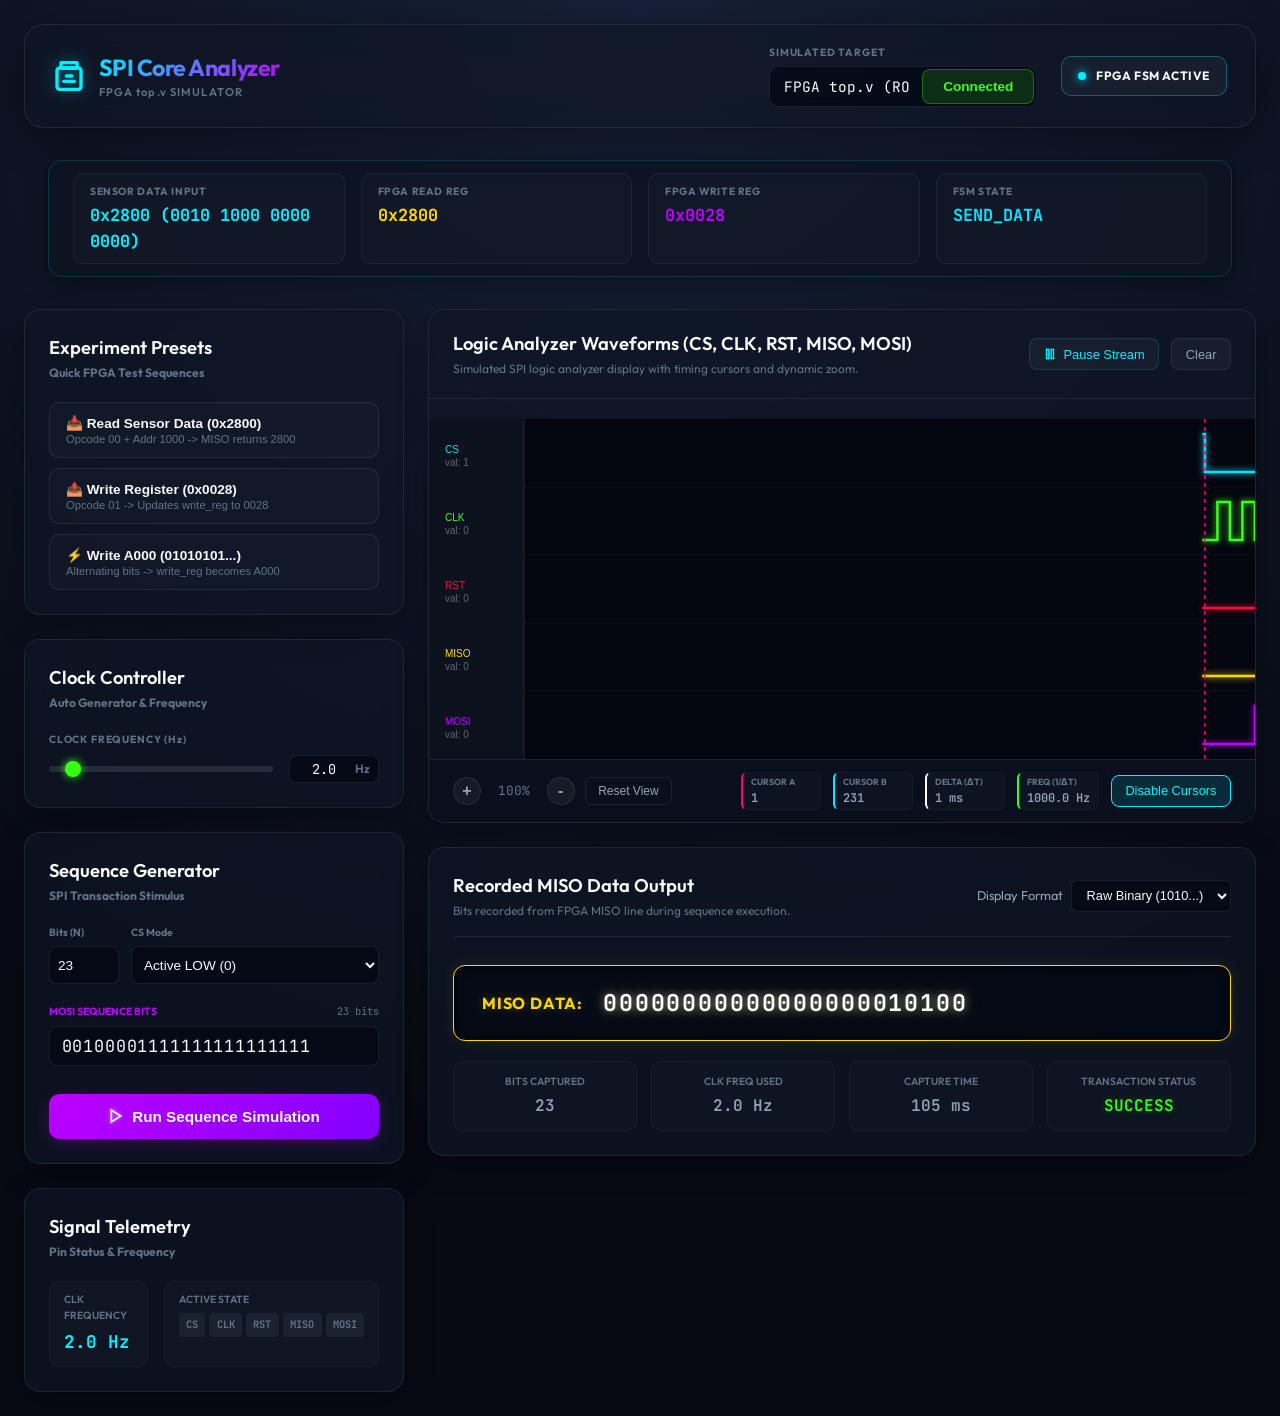
<file: report/esp_exp_data/sim_web_ui/index.html>
<!DOCTYPE html>
<html lang="en">
<head>
    <meta charset="UTF-8">
    <meta name="viewport" content="width=device-width, initial-scale=1.0">
    <meta name="description" content="SPI Core Analyzer & FPGA top.v FSM Simulator - Interactive logic analyzer and simulation environment.">
    <title>SPI Core Analyzer & FPGA top.v Simulator</title>
    <!-- Fonts -->
    <link rel="preconnect" href="https://fonts.googleapis.com">
    <link rel="preconnect" href="https://fonts.gstatic.com" crossorigin>
    <link href="https://fonts.googleapis.com/css2?family=Outfit:wght@300;400;500;600;700&family=JetBrains+Mono:wght@400;500;700&display=swap" rel="stylesheet">
    <link rel="stylesheet" href="style.css">
</head>
<body>
    <div class="dashboard-wrapper">
        <!-- Top Navigation Header -->
        <header class="main-header">
            <div class="logo-area">
                <svg class="logo-icon" width="32" height="32" viewBox="0 0 24 24" fill="none" stroke="currentColor" stroke-width="2.5" stroke-linecap="round" stroke-linejoin="round">
                    <polygon points="6 2 18 2 18 6 6 6 6 2"></polygon>
                    <rect x="3" y="6" width="18" height="16" rx="2"></rect>
                    <line x1="10" y1="12" x2="14" y2="12"></line>
                    <line x1="8" y1="16" x2="16" y2="16"></line>
                </svg>
                <div class="logo-text">
                    <h1>SPI Core Analyzer</h1>
                    <span class="version-tag">FPGA top.v SIMULATOR</span>
                </div>
            </div>

            <!-- Header Controls -->
            <div class="header-controls">
                <div class="control-box ip-config">
                    <span class="control-box-label">SIMULATED TARGET</span>
                    <div class="input-with-button">
                        <input type="text" id="espIpAddress" value="FPGA top.v (ROM Core)" readonly>
                        <button id="btnConnect" class="connected-btn">Connected</button>
                    </div>
                </div>

                <div class="status-indicator-badge active-badge" id="statusBadge">
                    <div class="indicator-dot active-dot"></div>
                    <span class="indicator-text">FPGA FSM ACTIVE</span>
                </div>
            </div>
        </header>

        <!-- FPGA Core Registers Banner -->
        <div class="fpga-status-banner">
            <div class="fpga-card">
                <span class="fpga-label">SENSOR DATA INPUT</span>
                <span class="fpga-val text-accent" id="fpgaSensorData">0x2800 (0010 1000 0000 0000)</span>
            </div>
            <div class="fpga-card">
                <span class="fpga-label">FPGA READ REG</span>
                <span class="fpga-val text-miso" id="fpgaReadReg">0x2800</span>
            </div>
            <div class="fpga-card">
                <span class="fpga-label">FPGA WRITE REG</span>
                <span class="fpga-val text-mosi" id="fpgaWriteReg">0x0000</span>
            </div>
            <div class="fpga-card">
                <span class="fpga-label">FSM STATE</span>
                <span class="fpga-val text-cs" id="fpgaFsmState">DETECT (IDLE)</span>
            </div>
        </div>

        <!-- Main Workspace Grid -->
        <main class="dashboard-grid">
            <!-- Sidebar -->
            <aside class="sidebar-panel">
                <!-- Preset Quick Actions Card -->
                <section class="card border-glow-clk">
                    <h2 class="card-header">
                        <span>Experiment Presets</span>
                        <span class="card-subtitle">Quick FPGA Test Sequences</span>
                    </h2>
                    <div class="preset-buttons-grid">
                        <button class="preset-btn btn-preset-read" onclick="loadPreset('read_2800')">
                            <span class="preset-title">📥 Read Sensor Data (0x2800)</span>
                            <span class="preset-desc">Opcode 00 + Addr 1000 -> MISO returns 2800</span>
                        </button>
                        <button class="preset-btn btn-preset-write" onclick="loadPreset('write_0028')">
                            <span class="preset-title">📤 Write Register (0x0028)</span>
                            <span class="preset-desc">Opcode 01 -> Updates write_reg to 0028</span>
                        </button>
                        <button class="preset-btn btn-preset-a000" onclick="loadPreset('write_a000')">
                            <span class="preset-title">⚡ Write A000 (01010101...)</span>
                            <span class="preset-desc">Alternating bits -> write_reg becomes A000</span>
                        </button>
                    </div>
                </section>

                <!-- Clock Controller Widget -->
                <section class="card border-glow-clk">
                    <h2 class="card-header">
                        <span>Clock Controller</span>
                        <span class="card-subtitle">Auto Generator & Frequency</span>
                    </h2>
                    
                    <div class="config-section">
                        <label class="section-micro-label" for="numClockFreq">CLOCK FREQUENCY (Hz)</label>
                        <div class="frequency-slider-group">
                            <input type="range" id="rngClockFreq" min="0.5" max="20" step="0.5" value="2.0" oninput="updateFreqFromRange(this.value)">
                            <div class="input-unit-wrap">
                                <input type="number" id="numClockFreq" min="0.5" max="20" step="0.5" value="2.0" onchange="updateFreqFromInput(this.value)">
                                <span class="input-unit">Hz</span>
                            </div>
                        </div>
                    </div>
                </section>

                <!-- Sequence Stimulus Generator -->
                <section class="card border-glow-mosi">
                    <h2 class="card-header">
                        <span>Sequence Generator</span>
                        <span class="card-subtitle">SPI Transaction Stimulus</span>
                    </h2>
                    
                    <div class="form-grid">
                        <div class="form-group size-small">
                            <label for="numBitsN">Bits (N)</label>
                            <input type="number" id="numBitsN" min="1" max="64" value="22" onchange="onNChange(this.value)">
                        </div>

                        <div class="form-group size-medium">
                            <label for="selCsActive">CS Mode</label>
                            <select id="selCsActive">
                                <option value="0" selected>Active LOW (0)</option>
                                <option value="1">Active HIGH (1)</option>
                            </select>
                        </div>
                    </div>

                    <div class="sequences-input-panel">
                        <div class="seq-group">
                            <div class="seq-label-row">
                                <label for="txtMosiSeq" class="text-mosi">MOSI SEQUENCE BITS</label>
                                <span class="seq-counter" id="lblMosiCounter">22 bits</span>
                            </div>
                            <div class="seq-input-wrap">
                                <input type="text" id="txtMosiSeq" value="0010000000000000000000" placeholder="MOSI bit sequence" oninput="validateSeqInput(this)">
                            </div>
                        </div>
                    </div>

                    <div class="action-btn-container">
                        <button class="btn-primary" id="btnRunSequence" onclick="runSequence()">
                            <svg class="run-icon" width="16" height="16" viewBox="0 0 24 24" fill="none" stroke="currentColor" stroke-width="2.5">
                                <polygon points="5 3 19 12 5 21 5 3"></polygon>
                            </svg>
                            Run Sequence Simulation
                        </button>
                    </div>
                </section>

                <!-- Metrics & Signal Telemetry -->
                <section class="card border-glow-miso">
                    <h2 class="card-header">
                        <span>Signal Telemetry</span>
                        <span class="card-subtitle">Pin Status & Frequency</span>
                    </h2>
                    <div class="telemetry-grid">
                        <div class="telemetry-item">
                            <span class="telemetry-label">CLK Frequency</span>
                            <span class="telemetry-val" id="telClkFreq">2.0 Hz</span>
                        </div>
                        <div class="telemetry-item">
                            <span class="telemetry-label">Active State</span>
                            <div class="mini-pin-row">
                                <span class="mini-pin-status" id="miniCS">CS</span>
                                <span class="mini-pin-status" id="miniCLK">CLK</span>
                                <span class="mini-pin-status" id="miniRST">RST</span>
                                <span class="mini-pin-status" id="miniMISO">MISO</span>
                                <span class="mini-pin-status" id="miniMOSI">MOSI</span>
                            </div>
                        </div>
                    </div>
                </section>
            </aside>

            <!-- Main Display Panel -->
            <div class="main-display-panel">
                <!-- Logic Analyzer Graph -->
                <section class="card main-canvas-card" id="cardAnalyzer">
                    <header class="canvas-header-bar">
                        <div class="canvas-title-group">
                            <h2 class="card-header-main">Logic Analyzer Waveforms (CS, CLK, RST, MISO, MOSI)</h2>
                            <p class="card-header-sub">Simulated SPI logic analyzer display with timing cursors and dynamic zoom.</p>
                        </div>
                        <div class="canvas-actions">
                            <button class="toolbar-btn text-accent" id="btnPause" onclick="togglePause()">
                                <svg width="14" height="14" viewBox="0 0 24 24" fill="none" stroke="currentColor" stroke-width="2.5"><rect x="6" y="4" width="4" height="16"></rect><rect x="14" y="4" width="4" height="16"></rect></svg>
                                <span id="pauseTxt">Pause Stream</span>
                            </button>
                            <button class="toolbar-btn" onclick="clearBuffer()">Clear</button>
                        </div>
                    </header>

                    <div class="waveform-viewer-container">
                        <div class="canvas-viewport">
                            <canvas id="laCanvas"></canvas>
                        </div>
                        
                        <div class="canvas-controls-bar">
                            <div class="zoom-controls">
                                <button class="btn-circle" onclick="adjustZoom(1.2)" title="Zoom In">+</button>
                                <span class="zoom-level-text" id="zoomLevelDisplay">100%</span>
                                <button class="btn-circle" onclick="adjustZoom(0.8)" title="Zoom Out">-</button>
                                <button class="btn-secondary" onclick="resetZoomAndScroll()">Reset View</button>
                            </div>

                            <div class="cursor-measurements-panel">
                                <div class="cursor-val-box cursor-a">
                                    <span class="cursor-tag">Cursor A</span>
                                    <span id="cursorAVal" class="cursor-data">Disabled</span>
                                </div>
                                <div class="cursor-val-box cursor-b">
                                    <span class="cursor-tag">Cursor B</span>
                                    <span id="cursorBVal" class="cursor-data">Disabled</span>
                                </div>
                                <div class="cursor-val-box cursor-delta">
                                    <span class="cursor-tag">Delta (&Delta;T)</span>
                                    <span id="cursorDeltaVal" class="cursor-data">--</span>
                                </div>
                                <div class="cursor-val-box cursor-freq">
                                    <span class="cursor-tag">Freq (1/&Delta;T)</span>
                                    <span id="cursorFreqVal" class="cursor-data">--</span>
                                </div>
                                <button class="toolbar-btn btn-cursor-toggle" id="btnToggleCursors" onclick="toggleCursors()">
                                    Enable Cursors
                                </button>
                            </div>
                        </div>
                    </div>
                </section>

                <!-- MISO Data Capture Results Card -->
                <section class="card results-card border-glow-miso">
                    <header class="results-header-bar">
                        <div class="results-title-group">
                            <h2 class="card-header-main">Recorded MISO Data Output</h2>
                            <p class="card-header-sub">Bits recorded from FPGA MISO line during sequence execution.</p>
                        </div>
                        <div class="decoder-actions">
                            <div class="decoder-select-group">
                                <label for="selDecFormat">Display Format</label>
                                <select id="selDecFormat" onchange="renderRecordedMiso()">
                                    <option value="raw" selected>Raw Binary (1010...)</option>
                                    <option value="hex">Hexadecimal (0x...)</option>
                                </select>
                            </div>
                        </div>
                    </header>

                    <div class="miso-display-container">
                        <div class="miso-output-banner recorded-active">
                            <span class="miso-label">MISO DATA:</span>
                            <span class="miso-value" id="lblMisoDataValue">[Click a Preset or 'Run Sequence' to execute]</span>
                        </div>
                        
                        <div class="run-stats-grid">
                            <div class="stat-box">
                                <span class="stat-lbl">Bits Captured</span>
                                <span class="stat-val" id="statBitsCaptured">0</span>
                            </div>
                            <div class="stat-box">
                                <span class="stat-lbl">Clk Freq Used</span>
                                <span class="stat-val" id="statClkFreq">2.0 Hz</span>
                            </div>
                            <div class="stat-box">
                                <span class="stat-lbl">Capture Time</span>
                                <span class="stat-val" id="statCaptureTime">--</span>
                            </div>
                            <div class="stat-box">
                                <span class="stat-lbl">Transaction Status</span>
                                <span class="stat-val success-text" id="statTxStatus">IDLE</span>
                            </div>
                        </div>
                    </div>
                </section>
            </div>
        </main>
    </div>

    <script src="script.js"></script>
</body>
</html>
</file>
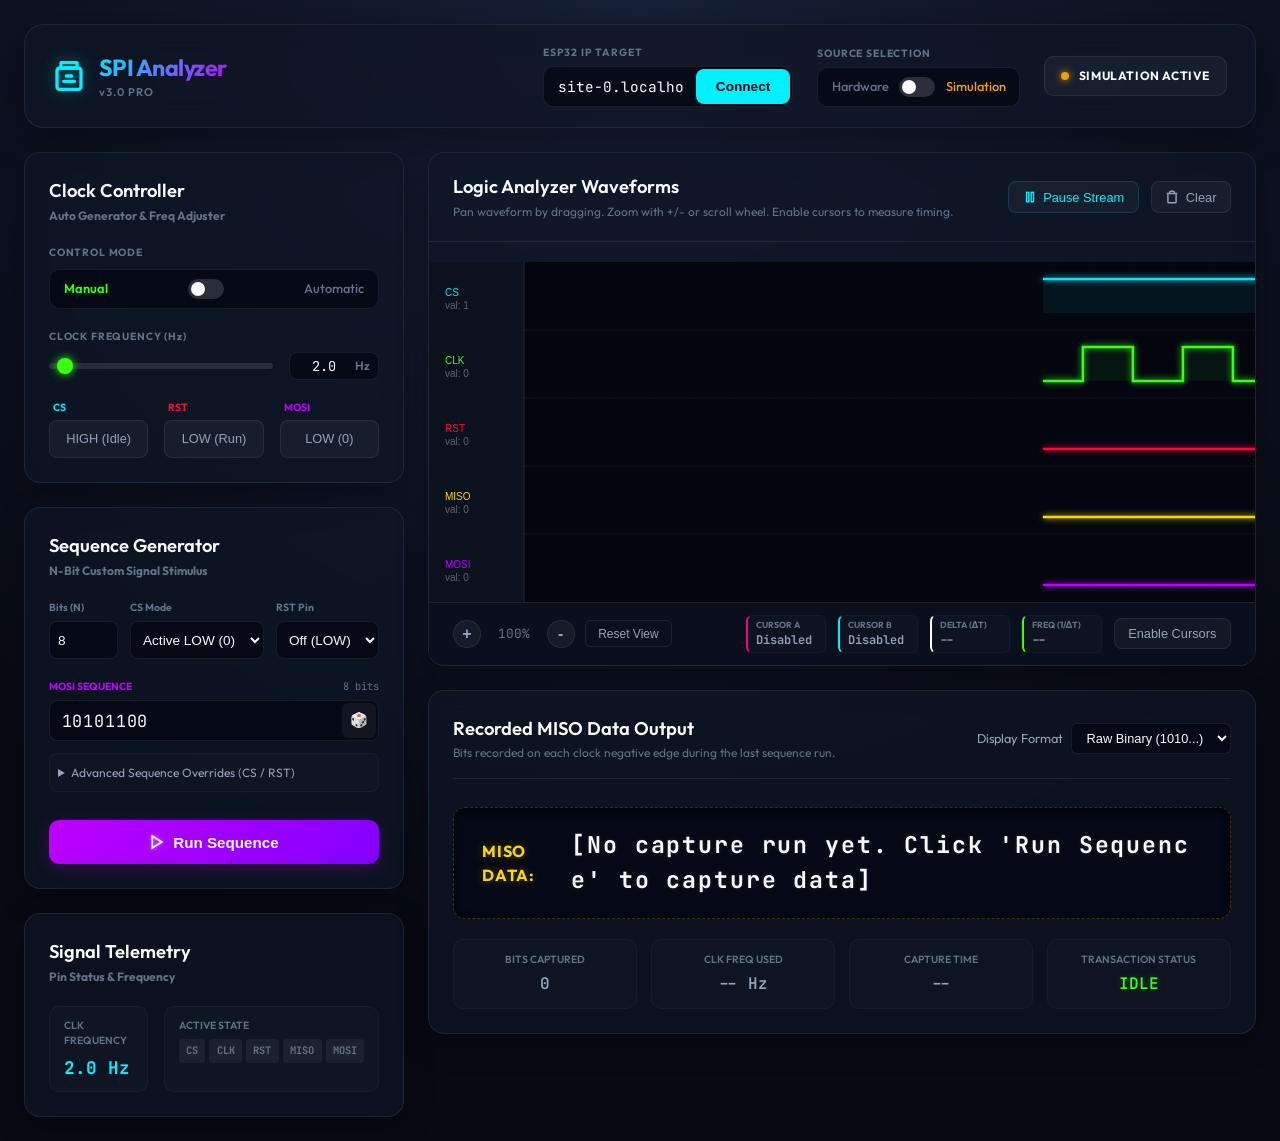
<file: report/spi_esp/web_ui3/index.html>
<!DOCTYPE html>
<html lang="en">
<head>
    <meta charset="UTF-8">
    <meta name="viewport" content="width=device-width, initial-scale=1.0">
    <meta name="description" content="SPI Core Analyzer v3.0 - Advanced interactive logic analyzer and sequence controller with dynamic clock frequency management and custom MISO recording.">
    <title>SPI Core Analyzer v3.0</title>
    <!-- Premium Fonts -->
    <link rel="preconnect" href="https://fonts.googleapis.com">
    <link rel="preconnect" href="https://fonts.gstatic.com" crossorigin>
    <link href="https://fonts.googleapis.com/css2?family=Outfit:wght@300;400;500;600;700&family=JetBrains+Mono:wght@400;500;700&display=swap" rel="stylesheet">
    <link rel="stylesheet" href="style.css">
</head>
<body>
    <div class="dashboard-wrapper">
        <!-- Top Navigation Header -->
        <header class="main-header">
            <div class="logo-area">
                <svg class="logo-icon" width="32" height="32" viewBox="0 0 24 24" fill="none" stroke="currentColor" stroke-width="2.5" stroke-linecap="round" stroke-linejoin="round">
                    <polygon points="6 2 18 2 18 6 6 6 6 2"></polygon>
                    <rect x="3" y="6" width="18" height="16" rx="2"></rect>
                    <line x1="10" y1="12" x2="14" y2="12"></line>
                    <line x1="8" y1="16" x2="16" y2="16"></line>
                </svg>
                <div class="logo-text">
                    <h1>SPI Analyzer</h1>
                    <span class="version-tag">v3.0 PRO</span>
                </div>
            </div>

            <!-- Global Hardware Connection Details -->
            <div class="header-controls">
                <div class="control-box ip-config" id="ipConfigGroup">
                    <span class="control-box-label">ESP32 IP TARGET</span>
                    <div class="input-with-button">
                        <input type="text" id="espIpAddress" value="192.168.4.1" placeholder="e.g. 192.168.1.100">
                        <button id="btnConnect" onclick="toggleConnection()">Connect</button>
                    </div>
                </div>

                <!-- Simulation Toggle -->
                <div class="control-box sim-config">
                    <span class="control-box-label">SOURCE SELECTION</span>
                    <div class="toggle-switch-wrapper">
                        <span class="toggle-mode-label" id="modeHardwareLabel">Hardware</span>
                        <label class="switch">
                            <input type="checkbox" id="chkSimulationMode" onchange="toggleSimulationMode(this.checked)">
                            <span class="slider round"></span>
                        </label>
                        <span class="toggle-mode-label" id="modeSimulationLabel" style="color: var(--accent-sim);">Simulation</span>
                    </div>
                </div>

                <!-- Status Dot Badge -->
                <div class="status-indicator-badge" id="statusBadge">
                    <div class="indicator-dot" id="statusDot"></div>
                    <span class="indicator-text" id="statusText">DISCONNECTED</span>
                </div>
            </div>
        </header>

        <!-- Main Workspace Grid -->
        <main class="dashboard-grid">
            <!-- Sidebar: Configuration controls -->
            <aside class="sidebar-panel">
                <!-- Card 1: Clock Controller Widget -->
                <section class="card border-glow-clk">
                    <h2 class="card-header">
                        <span>Clock Controller</span>
                        <span class="card-subtitle">Auto Generator & Freq Adjuster</span>
                    </h2>
                    
                    <!-- Control Mode switch -->
                    <div class="mode-selector-group">
                        <span class="section-micro-label">CONTROL MODE</span>
                        <div class="toggle-switch-wrapper custom-mode-switch">
                            <span class="toggle-mode-label active-clk-mode" id="lblControlManual">Manual</span>
                            <label class="switch">
                                <input type="checkbox" id="chkControlMode" onchange="toggleControlMode(this.checked)">
                                <span class="slider round slider-clk"></span>
                            </label>
                            <span class="toggle-mode-label" id="lblControlAuto">Automatic</span>
                        </div>
                    </div>

                    <!-- Clock Frequency Config -->
                    <div class="config-section" id="autoClockConfig">
                        <label class="section-micro-label" for="numClockFreq">CLOCK FREQUENCY (Hz)</label>
                        <div class="frequency-slider-group">
                            <input type="range" id="rngClockFreq" min="0.1" max="50" step="0.1" value="2.0" oninput="updateFreqFromRange(this.value)">
                            <div class="input-unit-wrap">
                                <input type="number" id="numClockFreq" min="0.1" max="1000" step="0.1" value="2.0" onchange="updateFreqFromInput(this.value)">
                                <span class="input-unit">Hz</span>
                            </div>
                        </div>
                    </div>

                    <!-- Manual GPIO Buttons -->
                    <div class="manual-control-grid" id="manualControls">
                        <div class="manual-btn-wrapper">
                            <span class="btn-pin-label text-cs">CS</span>
                            <button id="btnCS" class="btn-action" onclick="sendManualControl('cs')">HIGH (Idle)</button>
                        </div>
                        <div class="manual-btn-wrapper">
                            <span class="btn-pin-label text-rst">RST</span>
                            <button id="btnRST" class="btn-action" onclick="sendManualControl('rst')">LOW (Run)</button>
                        </div>
                        <div class="manual-btn-wrapper">
                            <span class="btn-pin-label text-mosi">MOSI</span>
                            <button id="btnMOSI" class="btn-action" onclick="sendManualControl('mosi')">LOW (0)</button>
                        </div>
                    </div>
                </section>

                <!-- Card 2: Sequence Stimulus Generator -->
                <section class="card border-glow-mosi">
                    <h2 class="card-header">
                        <span>Sequence Generator</span>
                        <span class="card-subtitle">N-Bit Custom Signal Stimulus</span>
                    </h2>
                    
                    <div class="form-grid">
                        <div class="form-group size-small">
                            <label for="numBitsN">Bits (N)</label>
                            <input type="number" id="numBitsN" min="1" max="128" value="8" onchange="onNChange(this.value)">
                        </div>

                        <div class="form-group size-medium">
                            <label for="selCsActive">CS Mode</label>
                            <select id="selCsActive" onchange="onSequenceParamChange()">
                                <option value="0" selected>Active LOW (0)</option>
                                <option value="1">Active HIGH (1)</option>
                            </select>
                        </div>

                        <div class="form-group size-medium">
                            <label for="selRstLevel">RST Pin</label>
                            <select id="selRstLevel" onchange="onSequenceParamChange()">
                                <option value="0" selected>Off (LOW)</option>
                                <option value="1">On (HIGH)</option>
                            </select>
                        </div>
                    </div>

                    <div class="sequences-input-panel">
                        <!-- MOSI Sequence Box -->
                        <div class="seq-group">
                            <div class="seq-label-row">
                                <label for="txtMosiSeq" class="text-mosi">MOSI SEQUENCE</label>
                                <span class="seq-counter" id="lblMosiCounter">8 bits</span>
                            </div>
                            <div class="seq-input-wrap">
                                <input type="text" id="txtMosiSeq" value="10101100" placeholder="e.g. 10101100" oninput="validateSeqInput(this)">
                                <button class="btn-mini" onclick="generateRandomSeq('mosi')" title="Randomize bits">🎲</button>
                            </div>
                        </div>

                        <!-- Advanced sequence fields (collapsible) -->
                        <details class="advanced-sequences">
                            <summary class="advanced-summary">Advanced Sequence Overrides (CS / RST)</summary>
                            <div class="advanced-fields-grid">
                                <div class="seq-group">
                                    <div class="seq-label-row">
                                        <label for="txtCsSeq" class="text-cs">CS SEQUENCE OVERRIDE</label>
                                        <span class="seq-counter" id="lblCsCounter">8 bits</span>
                                    </div>
                                    <div class="seq-input-wrap">
                                        <input type="text" id="txtCsSeq" value="00000000" placeholder="e.g. 00000000" oninput="validateSeqInput(this)">
                                        <button class="btn-mini" onclick="resetSeqToDefault('cs')" title="Reset to CS level">🔄</button>
                                    </div>
                                </div>
                                <div class="seq-group">
                                    <div class="seq-label-row">
                                        <label for="txtRstSeq" class="text-rst">RST SEQUENCE OVERRIDE</label>
                                        <span class="seq-counter" id="lblRstCounter">8 bits</span>
                                    </div>
                                    <div class="seq-input-wrap">
                                        <input type="text" id="txtRstSeq" value="00000000" placeholder="e.g. 00000000" oninput="validateSeqInput(this)">
                                        <button class="btn-mini" onclick="resetSeqToDefault('rst')" title="Reset to RST level">🔄</button>
                                    </div>
                                </div>
                            </div>
                        </details>
                    </div>

                    <div class="action-btn-container">
                        <button class="btn-primary" id="btnRunSequence" onclick="runSequence()">
                            <svg class="run-icon" width="16" height="16" viewBox="0 0 24 24" fill="none" stroke="currentColor" stroke-width="2.5">
                                <polygon points="5 3 19 12 5 21 5 3"></polygon>
                            </svg>
                            Run Sequence
                        </button>
                    </div>
                </section>

                <!-- Card 3: Metrics & Pins state -->
                <section class="card border-glow-miso">
                    <h2 class="card-header">
                        <span>Signal Telemetry</span>
                        <span class="card-subtitle">Pin Status & Frequency</span>
                    </h2>
                    <div class="telemetry-grid">
                        <div class="telemetry-item">
                            <span class="telemetry-label">CLK Frequency</span>
                            <span class="telemetry-val" id="telClkFreq">-- Hz</span>
                        </div>
                        <div class="telemetry-item">
                            <span class="telemetry-label">Active State</span>
                            <div class="mini-pin-row">
                                <span class="mini-pin-status" id="miniCS">CS</span>
                                <span class="mini-pin-status" id="miniCLK">CLK</span>
                                <span class="mini-pin-status" id="miniRST">RST</span>
                                <span class="mini-pin-status" id="miniMISO">MISO</span>
                                <span class="mini-pin-status" id="miniMOSI">MOSI</span>
                            </div>
                        </div>
                    </div>
                </section>
            </aside>

            <!-- Main Display: Canvas Waveform & MISO Data -->
            <div class="main-display-panel">
                <!-- Logic Analyzer Graph -->
                <section class="card main-canvas-card" id="cardAnalyzer">
                    <header class="canvas-header-bar">
                        <div class="canvas-title-group">
                            <h2 class="card-header-main">Logic Analyzer Waveforms</h2>
                            <p class="card-header-sub">Pan waveform by dragging. Zoom with +/- or scroll wheel. Enable cursors to measure timing.</p>
                        </div>
                        <div class="canvas-actions">
                            <button class="toolbar-btn text-accent" id="btnPause" onclick="togglePause()">
                                <svg width="14" height="14" viewBox="0 0 24 24" fill="none" stroke="currentColor" stroke-width="2.5"><rect x="6" y="4" width="4" height="16"></rect><rect x="14" y="4" width="4" height="16"></rect></svg>
                                <span id="pauseTxt">Pause Stream</span>
                            </button>
                            <button class="toolbar-btn" onclick="clearBuffer()">
                                <svg width="14" height="14" viewBox="0 0 24 24" fill="none" stroke="currentColor" stroke-width="2.5"><polyline points="3 6 5 6 21 6"></polyline><path d="M19 6v14a2 2 0 0 1-2 2H7a2 2 0 0 1-2-2V6m3 0V4a2 2 0 0 1 2-2h4a2 2 0 0 1 2 2v2"></path></svg>
                                Clear
                            </button>
                        </div>
                    </header>

                    <!-- Waveform Canvas -->
                    <div class="waveform-viewer-container">
                        <div class="canvas-viewport">
                            <canvas id="laCanvas"></canvas>
                        </div>
                        
                        <div class="canvas-controls-bar">
                            <!-- Zooming -->
                            <div class="zoom-controls">
                                <button class="btn-circle" onclick="adjustZoom(1.2)" title="Zoom In">+</button>
                                <span class="zoom-level-text" id="zoomLevelDisplay">100%</span>
                                <button class="btn-circle" onclick="adjustZoom(0.8)" title="Zoom Out">-</button>
                                <button class="btn-secondary" onclick="resetZoomAndScroll()">Reset View</button>
                            </div>

                            <!-- Cursors -->
                            <div class="cursor-measurements-panel">
                                <div class="cursor-val-box cursor-a">
                                    <span class="cursor-tag">Cursor A</span>
                                    <span id="cursorAVal" class="cursor-data">Disabled</span>
                                </div>
                                <div class="cursor-val-box cursor-b">
                                    <span class="cursor-tag">Cursor B</span>
                                    <span id="cursorBVal" class="cursor-data">Disabled</span>
                                </div>
                                <div class="cursor-val-box cursor-delta">
                                    <span class="cursor-tag">Delta (&Delta;T)</span>
                                    <span id="cursorDeltaVal" class="cursor-data">--</span>
                                </div>
                                <div class="cursor-val-box cursor-freq">
                                    <span class="cursor-tag">Freq (1/&Delta;T)</span>
                                    <span id="cursorFreqVal" class="cursor-data">--</span>
                                </div>
                                <button class="toolbar-btn btn-cursor-toggle" id="btnToggleCursors" onclick="toggleCursors()">
                                    Enable Cursors
                                </button>
                            </div>
                        </div>
                    </div>
                </section>

                <!-- MISO Data Capture Results Card -->
                <section class="card results-card border-glow-miso">
                    <header class="results-header-bar">
                        <div class="results-title-group">
                            <h2 class="card-header-main">Recorded MISO Data Output</h2>
                            <p class="card-header-sub">Bits recorded on each clock negative edge during the last sequence run.</p>
                        </div>
                        <div class="decoder-actions">
                            <div class="decoder-select-group">
                                <label for="selDecFormat">Display Format</label>
                                <select id="selDecFormat" onchange="renderRecordedMiso()">
                                    <option value="raw" selected>Raw Binary (1010...)</option>
                                    <option value="hex">Hexadecimal (0x...)</option>
                                    <option value="ascii">ASCII Text</option>
                                </select>
                            </div>
                        </div>
                    </header>

                    <div class="miso-display-container">
                        <div class="miso-output-banner">
                            <span class="miso-label">miso data:</span>
                            <span class="miso-value" id="lblMisoDataValue">[No capture run yet. Click 'Run Sequence' to capture data]</span>
                        </div>
                        
                        <div class="run-stats-grid">
                            <div class="stat-box">
                                <span class="stat-lbl">Bits Captured</span>
                                <span class="stat-val" id="statBitsCaptured">0</span>
                            </div>
                            <div class="stat-box">
                                <span class="stat-lbl">Clk Freq Used</span>
                                <span class="stat-val" id="statClkFreq">-- Hz</span>
                            </div>
                            <div class="stat-box">
                                <span class="stat-lbl">Capture Time</span>
                                <span class="stat-val" id="statCaptureTime">--</span>
                            </div>
                            <div class="stat-box">
                                <span class="stat-lbl">Transaction Status</span>
                                <span class="stat-val success-text" id="statTxStatus">IDLE</span>
                            </div>
                        </div>
                    </div>
                </section>
            </div>
        </main>
    </div>

    <!-- Script Entrypoint -->
    <script src="script.js"></script>
</body>
</html>
</file>
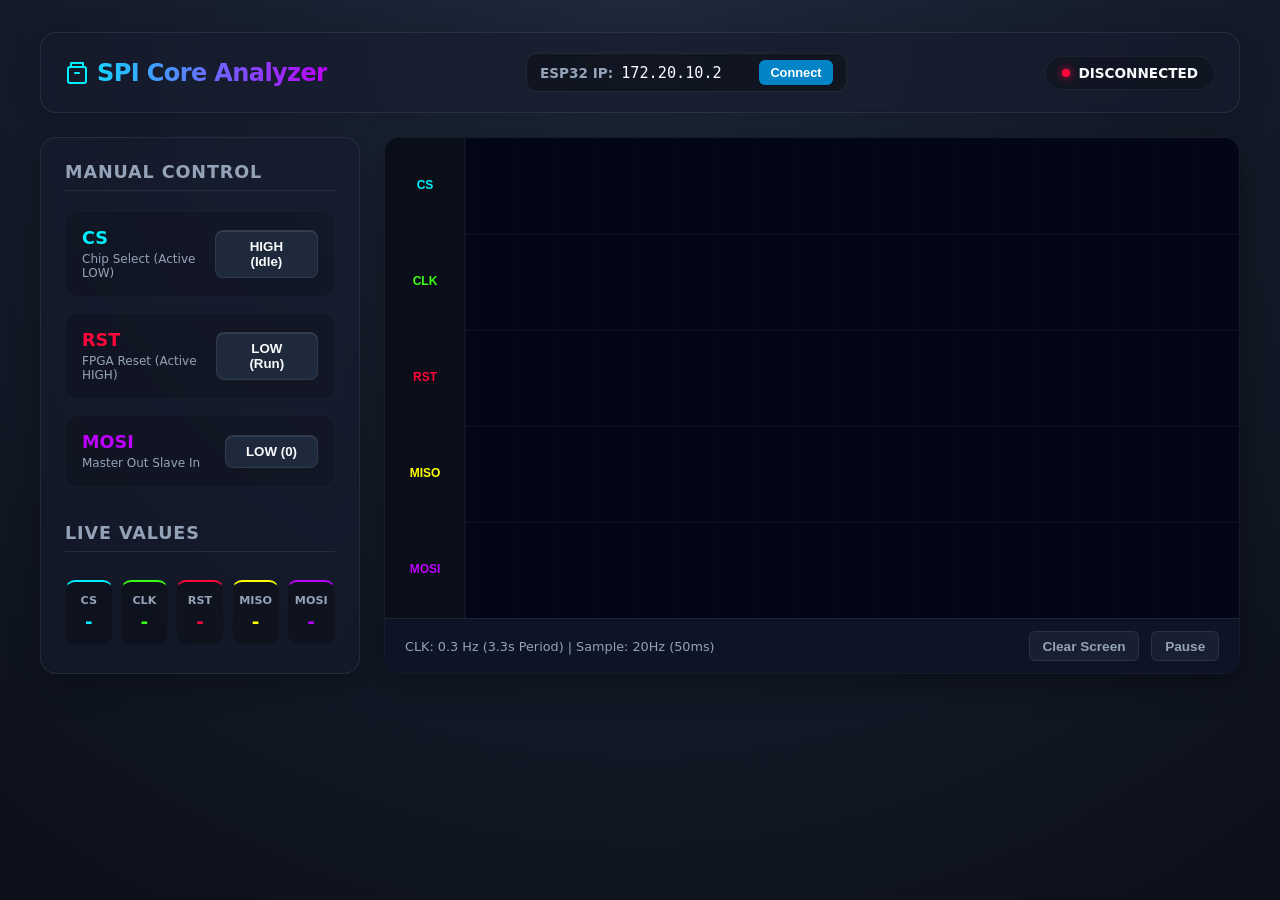
<file: report/spi_esp/draft/web_ui/index.html>
<!DOCTYPE html>
<html lang="en">
<head>
    <meta charset="UTF-8">
    <meta name="viewport" content="width=device-width, initial-scale=1.0">
    <title>SPI Logic Analyzer & Controller</title>
    <link rel="stylesheet" href="style.css">
</head>
<body>
    <div class="container">
        <!-- Main Header -->
        <header>
            <h1>
                <svg width="24" height="24" viewBox="0 0 24 24" fill="none" stroke="currentColor" stroke-width="2" stroke-linecap="round" stroke-linejoin="round" style="color: #00f0ff;"><polygon points="6 2 18 2 18 6 6 6 6 2"></polygon><rect x="3" y="6" width="18" height="16" rx="2"></rect><line x1="10" y1="12" x2="14" y2="12"></line></svg>
                SPI Core Analyzer
            </h1>
            
            <!-- Target IP Address Configuration -->
            <div class="ip-config-bar">
                <label for="espIp">ESP32 IP:</label>
                <input type="text" id="espIp" value="172.20.10.2" placeholder="e.g. 192.168.1.100">
                <button id="btnConnect" onclick="toggleConnection()">Connect</button>
            </div>

            <div class="status-badge">
                <div id="statusDot" class="status-dot"></div>
                <span id="statusText">DISCONNECTED</span>
            </div>
        </header>

        <!-- Sidebar Manual Control -->
        <div class="card">
            <div class="card-title">Manual Control</div>
            <div class="control-group">
                <div class="control-item">
                    <div class="control-label">
                        <span class="pin-name" style="color: var(--cs-color)">CS</span>
                        <span class="pin-desc">Chip Select (Active LOW)</span>
                    </div>
                    <button id="btnCS" class="btn-toggle" onclick="sendControl('cs')">HIGH (Idle)</button>
                </div>
                <div class="control-item">
                    <div class="control-label">
                        <span class="pin-name" style="color: var(--rst-color)">RST</span>
                        <span class="pin-desc">FPGA Reset (Active HIGH)</span>
                    </div>
                    <button id="btnRST" class="btn-toggle" onclick="sendControl('rst')">LOW (Run)</button>
                </div>
                <div class="control-item">
                    <div class="control-label">
                        <span class="pin-name" style="color: var(--mosi-color)">MOSI</span>
                        <span class="pin-desc">Master Out Slave In</span>
                    </div>
                    <button id="btnMOSI" class="btn-toggle" onclick="sendControl('mosi')">LOW (0)</button>
                </div>
            </div>
            
            <div class="card-title" style="margin-top: 1rem;">Live Values</div>
            <div class="status-display-grid">
                <div class="status-display-card" style="border-top: 2px solid var(--cs-color)">
                    <div class="status-display-name">CS</div>
                    <div class="status-display-val" id="valCS" style="color: var(--cs-color)">-</div>
                </div>
                <div class="status-display-card" style="border-top: 2px solid var(--clk-color)">
                    <div class="status-display-name">CLK</div>
                    <div class="status-display-val" id="valCLK" style="color: var(--clk-color)">-</div>
                </div>
                <div class="status-display-card" style="border-top: 2px solid var(--rst-color)">
                    <div class="status-display-name">RST</div>
                    <div class="status-display-val" id="valRST" style="color: var(--rst-color)">-</div>
                </div>
                <div class="status-display-card" style="border-top: 2px solid var(--miso-color)">
                    <div class="status-display-name">MISO</div>
                    <div class="status-display-val" id="valMISO" style="color: var(--miso-color)">-</div>
                </div>
                <div class="status-display-card" style="border-top: 2px solid var(--mosi-color)">
                    <div class="status-display-name">MOSI</div>
                    <div class="status-display-val" id="valMOSI" style="color: var(--mosi-color)">-</div>
                </div>
            </div>
        </div>

        <!-- Analyzer Chart -->
        <div class="canvas-container">
            <canvas id="laCanvas"></canvas>
            <div class="canvas-toolbar">
                <div style="font-size: 0.8rem; color: var(--text-secondary)">CLK: 0.3 Hz (3.3s Period) | Sample: 20Hz (50ms)</div>
                <div style="display: flex; gap: 0.75rem;">
                    <button class="toolbar-btn" onclick="clearBuffer()">
                        Clear Screen
                    </button>
                    <button class="toolbar-btn" id="btnPause" onclick="togglePause()">
                        <span id="pauseTxt">Pause</span>
                    </button>
                </div>
            </div>
        </div>
    </div>

    <script src="script.js"></script>
</body>
</html>
</file>
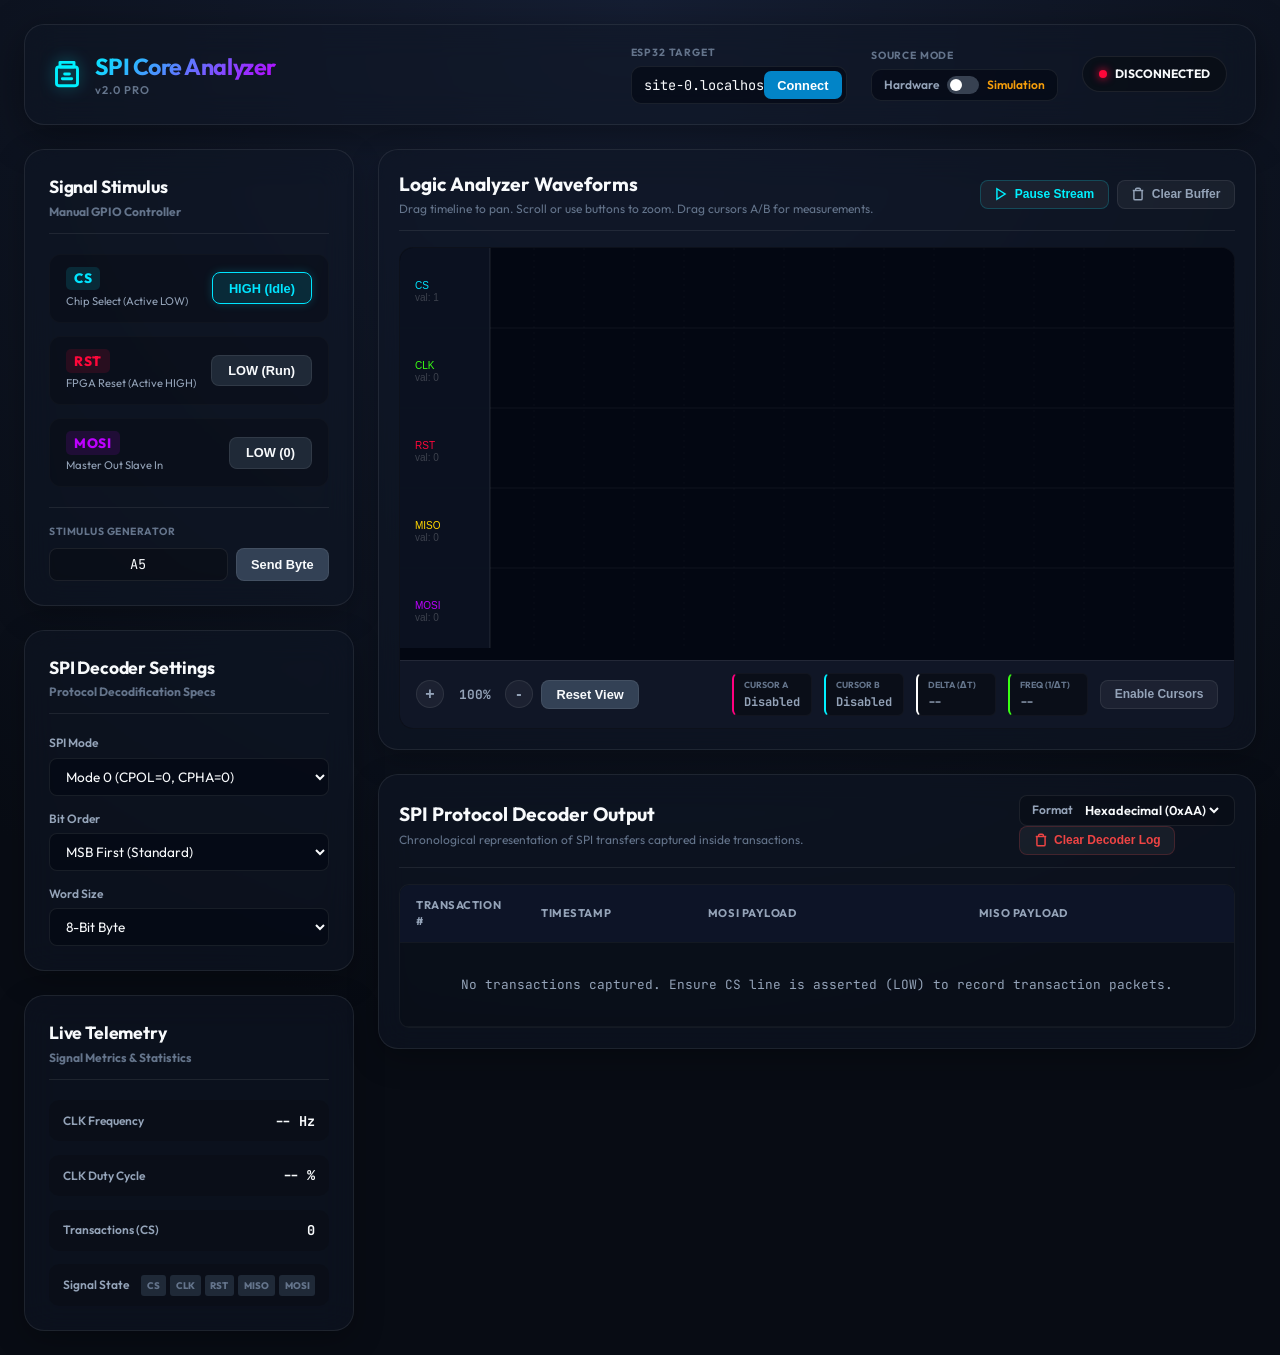
<file: report/spi_esp/draft/web_ui2/index.html>
<!DOCTYPE html>
<html lang="en">
<head>
    <meta charset="UTF-8">
    <meta name="viewport" content="width=device-width, initial-scale=1.0">
    <meta name="description" content="SPI Core Analyzer v2 - A high-performance web-based logic analyzer and hardware controller dashboard featuring real-time stream decoding, interactive waveforms, measurement cursors, and simulation modes.">
    <title>SPI Core Analyzer v2.0 - Dashboard</title>
    <!-- Google Fonts for premium typography -->
    <link rel="preconnect" href="https://fonts.googleapis.com">
    <link rel="preconnect" href="https://fonts.gstatic.com" crossorigin>
    <link href="https://fonts.googleapis.com/css2?family=Outfit:wght@400;500;600;700&family=JetBrains+Mono:wght@400;500;700&display=swap" rel="stylesheet">
    <link rel="stylesheet" href="style.css">
</head>
<body>
    <div class="dashboard-wrapper">
        <!-- Modern Glassmorphism Header -->
        <header class="main-header">
            <div class="logo-area">
                <svg class="logo-icon" width="28" height="28" viewBox="0 0 24 24" fill="none" stroke="currentColor" stroke-width="2.5" stroke-linecap="round" stroke-linejoin="round">
                    <polygon points="6 2 18 2 18 6 6 6 6 2"></polygon>
                    <rect x="3" y="6" width="18" height="16" rx="2"></rect>
                    <line x1="10" y1="12" x2="14" y2="12"></line>
                    <line x1="8" y1="16" x2="16" y2="16"></line>
                </svg>
                <div class="logo-text">
                    <h1>SPI Core Analyzer</h1>
                    <span class="version-tag">v2.0 PRO</span>
                </div>
            </div>

            <!-- Global Controls & Settings -->
            <div class="header-controls">
                <!-- IP Setup -->
                <div class="control-box ip-config" id="ipConfigGroup">
                    <span class="control-box-label">ESP32 TARGET</span>
                    <div class="input-with-button">
                        <input type="text" id="espIpAddress" value="192.168.4.1" placeholder="e.g. 192.168.1.100">
                        <button id="btnConnect" onclick="toggleConnection()">Connect</button>
                    </div>
                </div>

                <!-- Simulation Mode Toggle -->
                <div class="control-box sim-config">
                    <span class="control-box-label">SOURCE MODE</span>
                    <div class="toggle-switch-wrapper">
                        <span class="toggle-mode-label" id="modeHardwareLabel">Hardware</span>
                        <label class="switch">
                            <input type="checkbox" id="chkSimulationMode" onchange="toggleSimulationMode(this.checked)">
                            <span class="slider round"></span>
                        </label>
                        <span class="toggle-mode-label" id="modeSimulationLabel" style="color: var(--accent-sim);">Simulation</span>
                    </div>
                </div>

                <!-- Status Badge -->
                <div class="status-indicator-badge" id="statusBadge">
                    <div class="indicator-dot" id="statusDot"></div>
                    <span class="indicator-text" id="statusText">DISCONNECTED</span>
                </div>
            </div>
        </header>

        <!-- Main Body Grid Layout -->
        <main class="dashboard-grid">
            <!-- LEFT PANEL: Configuration, Stimulus and Telemetry -->
            <aside class="sidebar-panel">
                <!-- Card 1: Stimulus & Pin Control -->
                <section class="card border-glow-cs" id="cardManualControl">
                    <h2 class="card-header">
                        <span>Signal Stimulus</span>
                        <span class="card-subtitle">Manual GPIO Controller</span>
                    </h2>
                    <div class="stimulus-grid">
                        <!-- CS -->
                        <div class="stimulus-row">
                            <div class="pin-info">
                                <span class="pin-badge color-cs">CS</span>
                                <span class="pin-meta">Chip Select (Active LOW)</span>
                            </div>
                            <button id="btnCS" class="btn-action active-low" onclick="sendControl('cs')">HIGH (Idle)</button>
                        </div>
                        <!-- RST -->
                        <div class="stimulus-row">
                            <div class="pin-info">
                                <span class="pin-badge color-rst">RST</span>
                                <span class="pin-meta">FPGA Reset (Active HIGH)</span>
                            </div>
                            <button id="btnRST" class="btn-action" onclick="sendControl('rst')">LOW (Run)</button>
                        </div>
                        <!-- MOSI -->
                        <div class="stimulus-row">
                            <div class="pin-info">
                                <span class="pin-badge color-mosi">MOSI</span>
                                <span class="pin-meta">Master Out Slave In</span>
                            </div>
                            <button id="btnMOSI" class="btn-action" onclick="sendControl('mosi')">LOW (0)</button>
                        </div>
                    </div>
                    
                    <div class="quick-burst-panel">
                        <span class="section-micro-label">STIMULUS GENERATOR</span>
                        <div class="burst-controls">
                            <input type="text" id="txtBurstHex" value="A5" max="2" placeholder="Hex byte, e.g. A5">
                            <button class="btn-secondary" onclick="triggerBurstHex()">Send Byte</button>
                        </div>
                    </div>
                </section>

                <!-- Card 2: SPI Decoder Config -->
                <section class="card border-glow-miso" id="cardSpiConfig">
                    <h2 class="card-header">
                        <span>SPI Decoder Settings</span>
                        <span class="card-subtitle">Protocol Decodification Specs</span>
                    </h2>
                    <div class="form-grid">
                        <div class="form-group">
                            <label for="selSpiMode">SPI Mode</label>
                            <select id="selSpiMode" onchange="updateSpiSettings()">
                                <option value="0" selected>Mode 0 (CPOL=0, CPHA=0)</option>
                                <option value="1">Mode 1 (CPOL=0, CPHA=1)</option>
                                <option value="2">Mode 2 (CPOL=1, CPHA=0)</option>
                                <option value="3">Mode 3 (CPOL=1, CPHA=1)</option>
                            </select>
                        </div>
                        
                        <div class="form-group">
                            <label for="selBitOrder">Bit Order</label>
                            <select id="selBitOrder" onchange="updateSpiSettings()">
                                <option value="msb" selected>MSB First (Standard)</option>
                                <option value="lsb">LSB First</option>
                            </select>
                        </div>

                        <div class="form-group">
                            <label for="selWordLength">Word Size</label>
                            <select id="selWordLength" onchange="updateSpiSettings()">
                                <option value="8" selected>8-Bit Byte</option>
                                <option value="16">16-Bit Word</option>
                            </select>
                        </div>
                    </div>
                </section>

                <!-- Card 3: Metrics & Telemetry -->
                <section class="card border-glow-clk" id="cardTelemetry">
                    <h2 class="card-header">
                        <span>Live Telemetry</span>
                        <span class="card-subtitle">Signal Metrics & Statistics</span>
                    </h2>
                    <div class="telemetry-grid">
                        <div class="telemetry-item">
                            <span class="telemetry-label">CLK Frequency</span>
                            <span class="telemetry-val" id="telClkFreq">-- Hz</span>
                        </div>
                        <div class="telemetry-item">
                            <span class="telemetry-label">CLK Duty Cycle</span>
                            <span class="telemetry-val" id="telClkDuty">-- %</span>
                        </div>
                        <div class="telemetry-item">
                            <span class="telemetry-label">Transactions (CS)</span>
                            <span class="telemetry-val" id="telTxCount">0</span>
                        </div>
                        <div class="telemetry-item">
                            <span class="telemetry-label">Signal State</span>
                            <div class="mini-pin-row">
                                <span class="mini-pin-status cs-inactive" id="miniCS">CS</span>
                                <span class="mini-pin-status clk-inactive" id="miniCLK">CLK</span>
                                <span class="mini-pin-status rst-inactive" id="miniRST">RST</span>
                                <span class="mini-pin-status miso-inactive" id="miniMISO">MISO</span>
                                <span class="mini-pin-status mosi-inactive" id="miniMOSI">MOSI</span>
                            </div>
                        </div>
                    </div>
                </section>
            </aside>

            <!-- RIGHT PANEL: Logic Waveform & Decoder Log -->
            <div class="main-display-panel">
                <!-- Logic Analyzer Waveform Canvas Container -->
                <section class="card main-canvas-card" id="cardAnalyzer">
                    <header class="canvas-header-bar">
                        <div class="canvas-title-group">
                            <h2 class="card-header-main">Logic Analyzer Waveforms</h2>
                            <p class="card-header-sub">Drag timeline to pan. Scroll or use buttons to zoom. Drag cursors A/B for measurements.</p>
                        </div>
                        <div class="canvas-actions">
                            <button class="toolbar-btn text-accent" id="btnPause" onclick="togglePause()">
                                <svg width="14" height="14" viewBox="0 0 24 24" fill="none" stroke="currentColor" stroke-width="2.5"><polygon points="5 3 19 12 5 21 5 3"></polygon></svg>
                                <span id="pauseTxt">Pause Stream</span>
                            </button>
                            <button class="toolbar-btn" onclick="clearBuffer()">
                                <svg width="14" height="14" viewBox="0 0 24 24" fill="none" stroke="currentColor" stroke-width="2.5"><polyline points="3 6 5 6 21 6"></polyline><path d="M19 6v14a2 2 0 0 1-2 2H7a2 2 0 0 1-2-2V6m3 0V4a2 2 0 0 1 2-2h4a2 2 0 0 1 2 2v2"></path></svg>
                                Clear Buffer
                            </button>
                        </div>
                    </header>

                    <!-- Waveform Viewer Display -->
                    <div class="waveform-viewer-container">
                        <div class="canvas-viewport">
                            <canvas id="laCanvas"></canvas>
                        </div>
                        <!-- Custom Timeline Ruler Overlay/Measurements -->
                        <div class="canvas-controls-bar">
                            <!-- Zoom & Scale Controls -->
                            <div class="zoom-controls">
                                <button class="btn-circle" onclick="adjustZoom(1.2)" title="Zoom In">+</button>
                                <span class="zoom-level-text" id="zoomLevelDisplay">100%</span>
                                <button class="btn-circle" onclick="adjustZoom(0.8)" title="Zoom Out">-</button>
                                <button class="btn-secondary" onclick="resetZoomAndScroll()">Reset View</button>
                            </div>

                            <!-- Measurement Cursor Indicators -->
                            <div class="cursor-measurements-panel">
                                <div class="cursor-val-box cursor-a">
                                    <span class="cursor-tag">Cursor A</span>
                                    <span id="cursorAVal" class="cursor-data">Disabled</span>
                                </div>
                                <div class="cursor-val-box cursor-b">
                                    <span class="cursor-tag">Cursor B</span>
                                    <span id="cursorBVal" class="cursor-data">Disabled</span>
                                </div>
                                <div class="cursor-val-box cursor-delta">
                                    <span class="cursor-tag">Delta (&Delta;T)</span>
                                    <span id="cursorDeltaVal" class="cursor-data">--</span>
                                </div>
                                <div class="cursor-val-box cursor-freq">
                                    <span class="cursor-tag">Freq (1/&Delta;T)</span>
                                    <span id="cursorFreqVal" class="cursor-data">--</span>
                                </div>
                                <button class="toolbar-btn btn-cursor-toggle" id="btnToggleCursors" onclick="toggleCursors()">
                                    Enable Cursors
                                </button>
                            </div>
                        </div>
                    </div>
                </section>

                <!-- SPI Protocol Decoder Card -->
                <section class="card decoder-card" id="cardDecoder">
                    <header class="decoder-header-bar">
                        <div class="decoder-title-group">
                            <h2 class="card-header-main">SPI Protocol Decoder Output</h2>
                            <p class="card-header-sub">Chronological representation of SPI transfers captured inside transactions.</p>
                        </div>
                        <div class="decoder-actions">
                            <div class="decoder-select-group">
                                <label for="selDecFormat">Format</label>
                                <select id="selDecFormat" onchange="renderDecodedHistory()">
                                    <option value="hex" selected>Hexadecimal (0xAA)</option>
                                    <option value="dec">Decimal (170)</option>
                                    <option value="ascii">ASCII Characters</option>
                                    <option value="bin">Binary (10101010)</option>
                                </select>
                            </div>
                            <button class="toolbar-btn text-danger" onclick="clearDecoderLog()">
                                <svg width="14" height="14" viewBox="0 0 24 24" fill="none" stroke="currentColor" stroke-width="2.5"><polyline points="3 6 5 6 21 6"></polyline><path d="M19 6v14a2 2 0 0 1-2 2H7a2 2 0 0 1-2-2V6m3 0V4a2 2 0 0 1 2-2h4a2 2 0 0 1 2 2v2"></path></svg>
                                Clear Decoder Log
                            </button>
                        </div>
                    </header>

                    <!-- Scrollable Decoded Packet Console -->
                    <div class="decoder-table-wrapper">
                        <table class="decoder-table" id="tblDecoder">
                            <thead>
                                <tr>
                                    <th style="width: 15%">Transaction #</th>
                                    <th style="width: 20%">Timestamp</th>
                                    <th style="width: 32.5%">MOSI Payload</th>
                                    <th style="width: 32.5%">MISO Payload</th>
                                </tr>
                            </thead>
                            <tbody id="decoderLogBody">
                                <tr class="empty-row">
                                    <td colspan="4">No transactions captured. Ensure CS line is asserted (LOW) to record transaction packets.</td>
                                </tr>
                            </tbody>
                        </table>
                    </div>
                </section>
            </div>
        </main>
    </div>

    <!-- Script Entrypoint -->
    <script src="script.js"></script>
</body>
</html>
</file>
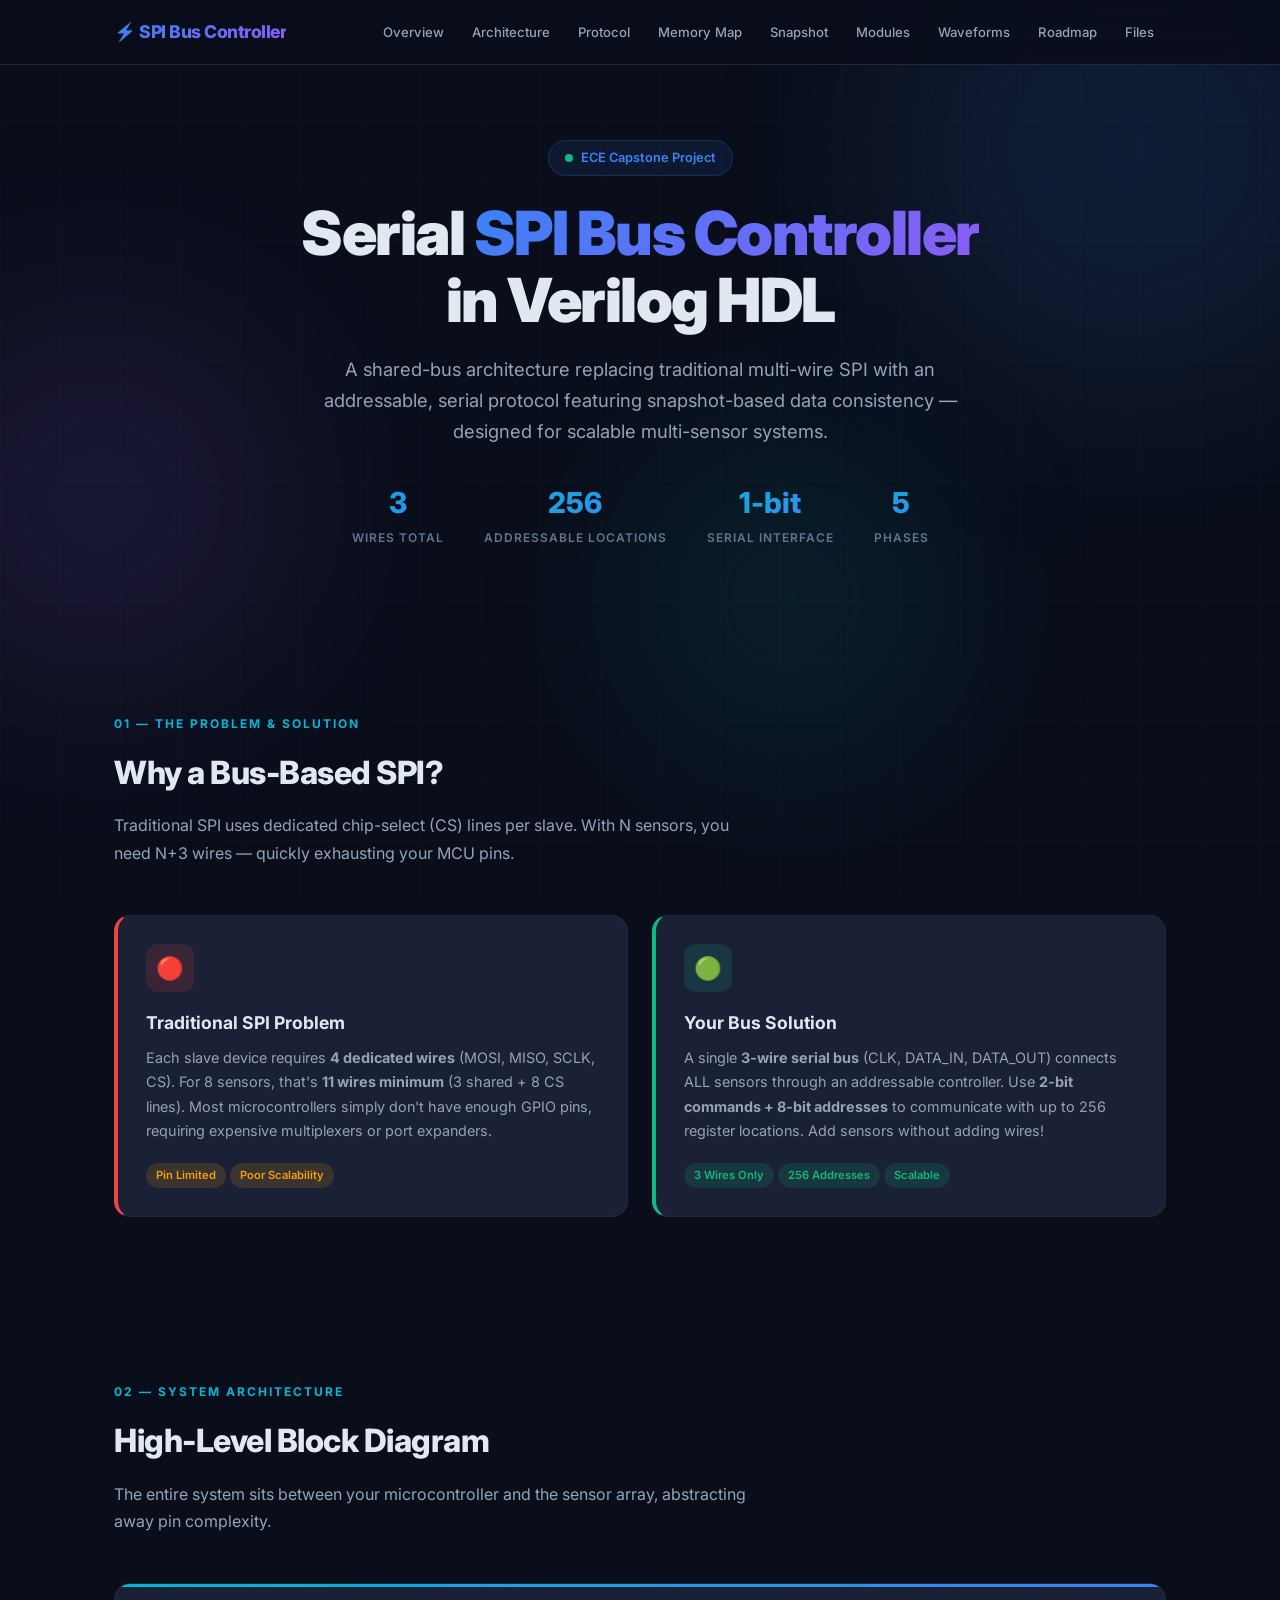
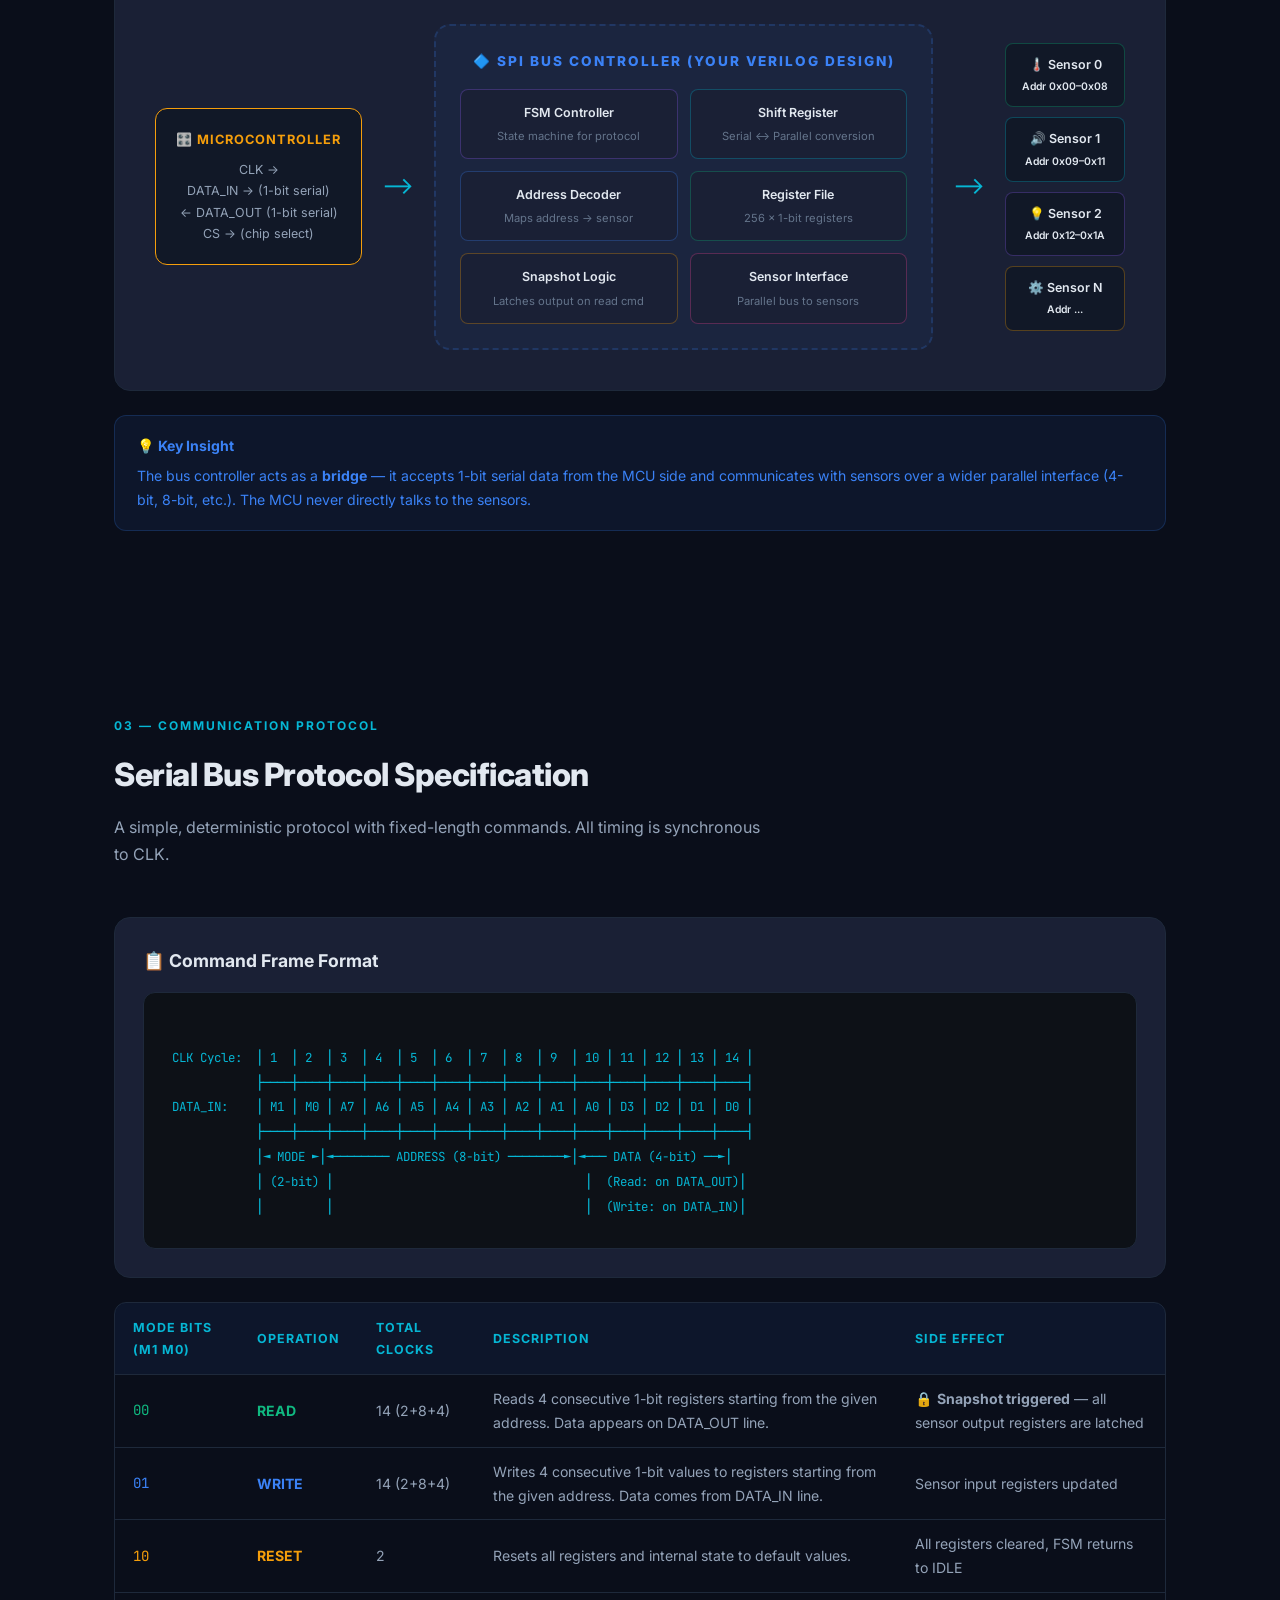
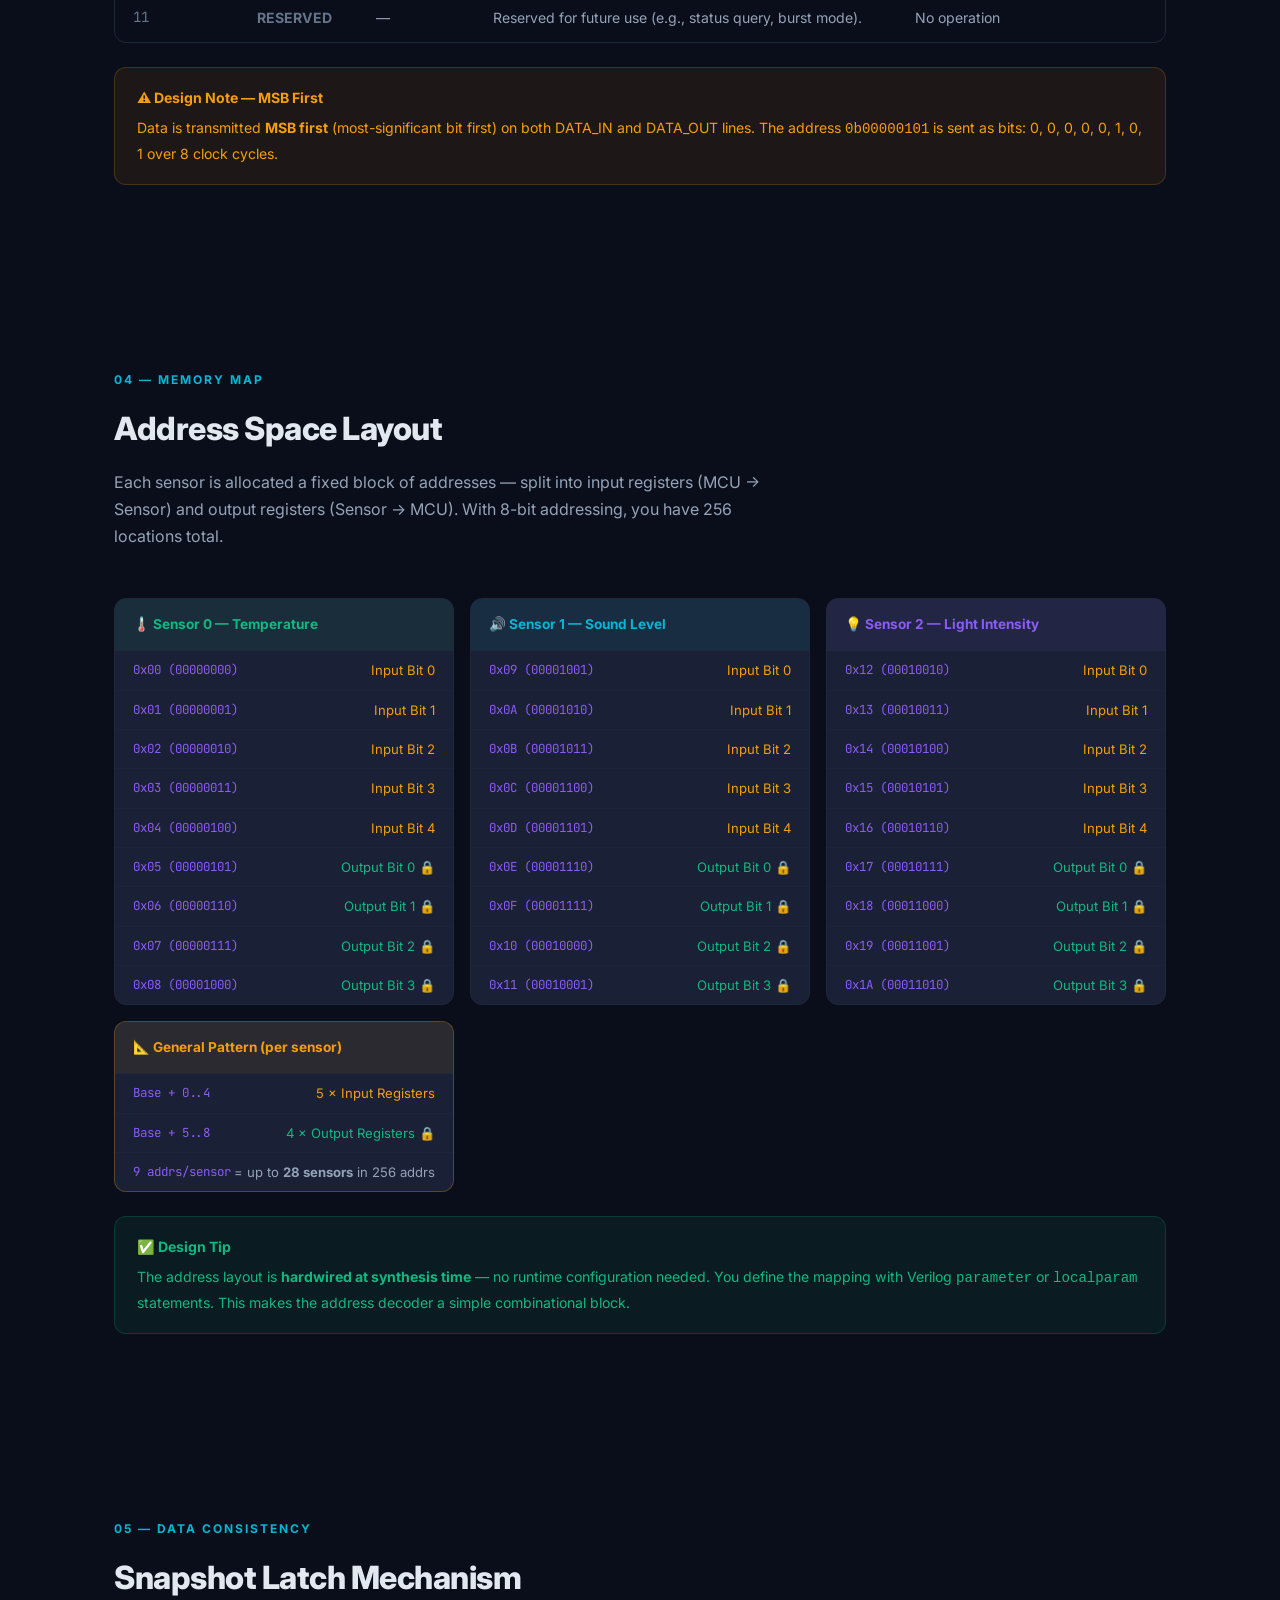
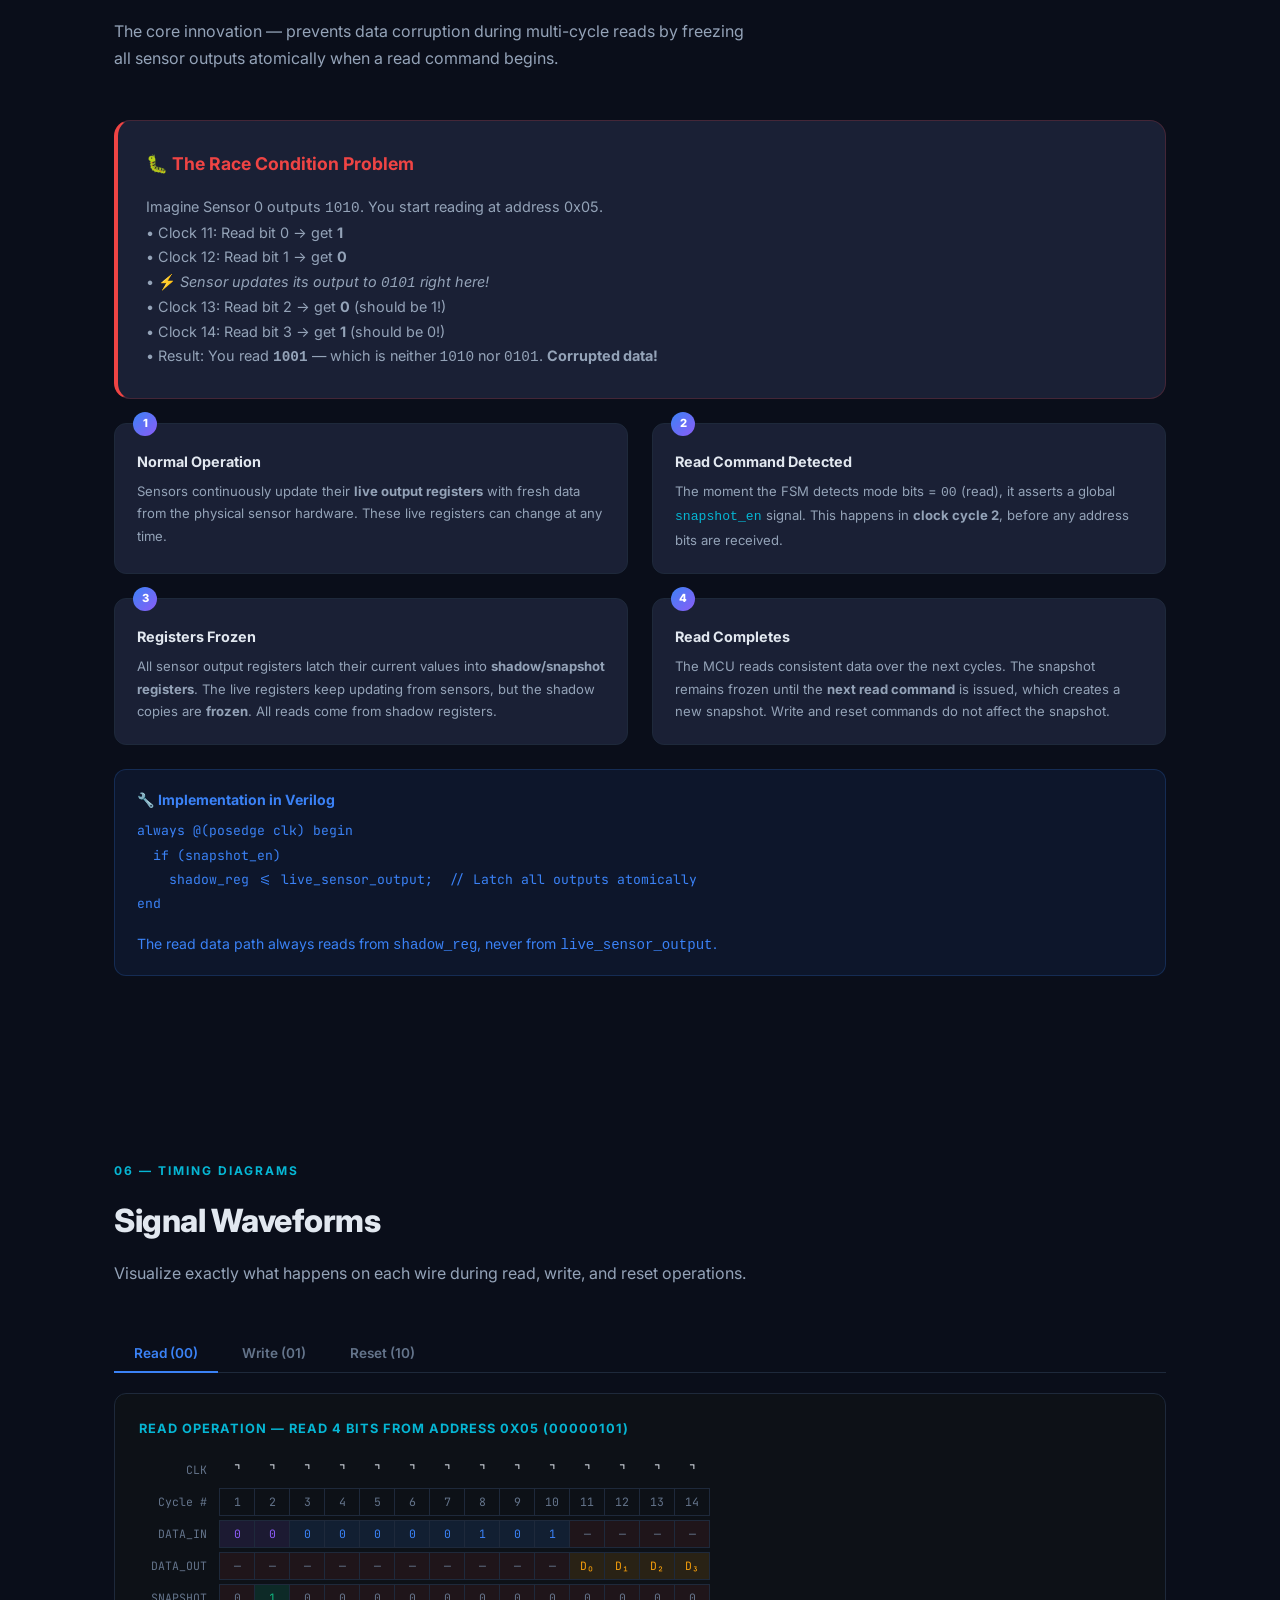
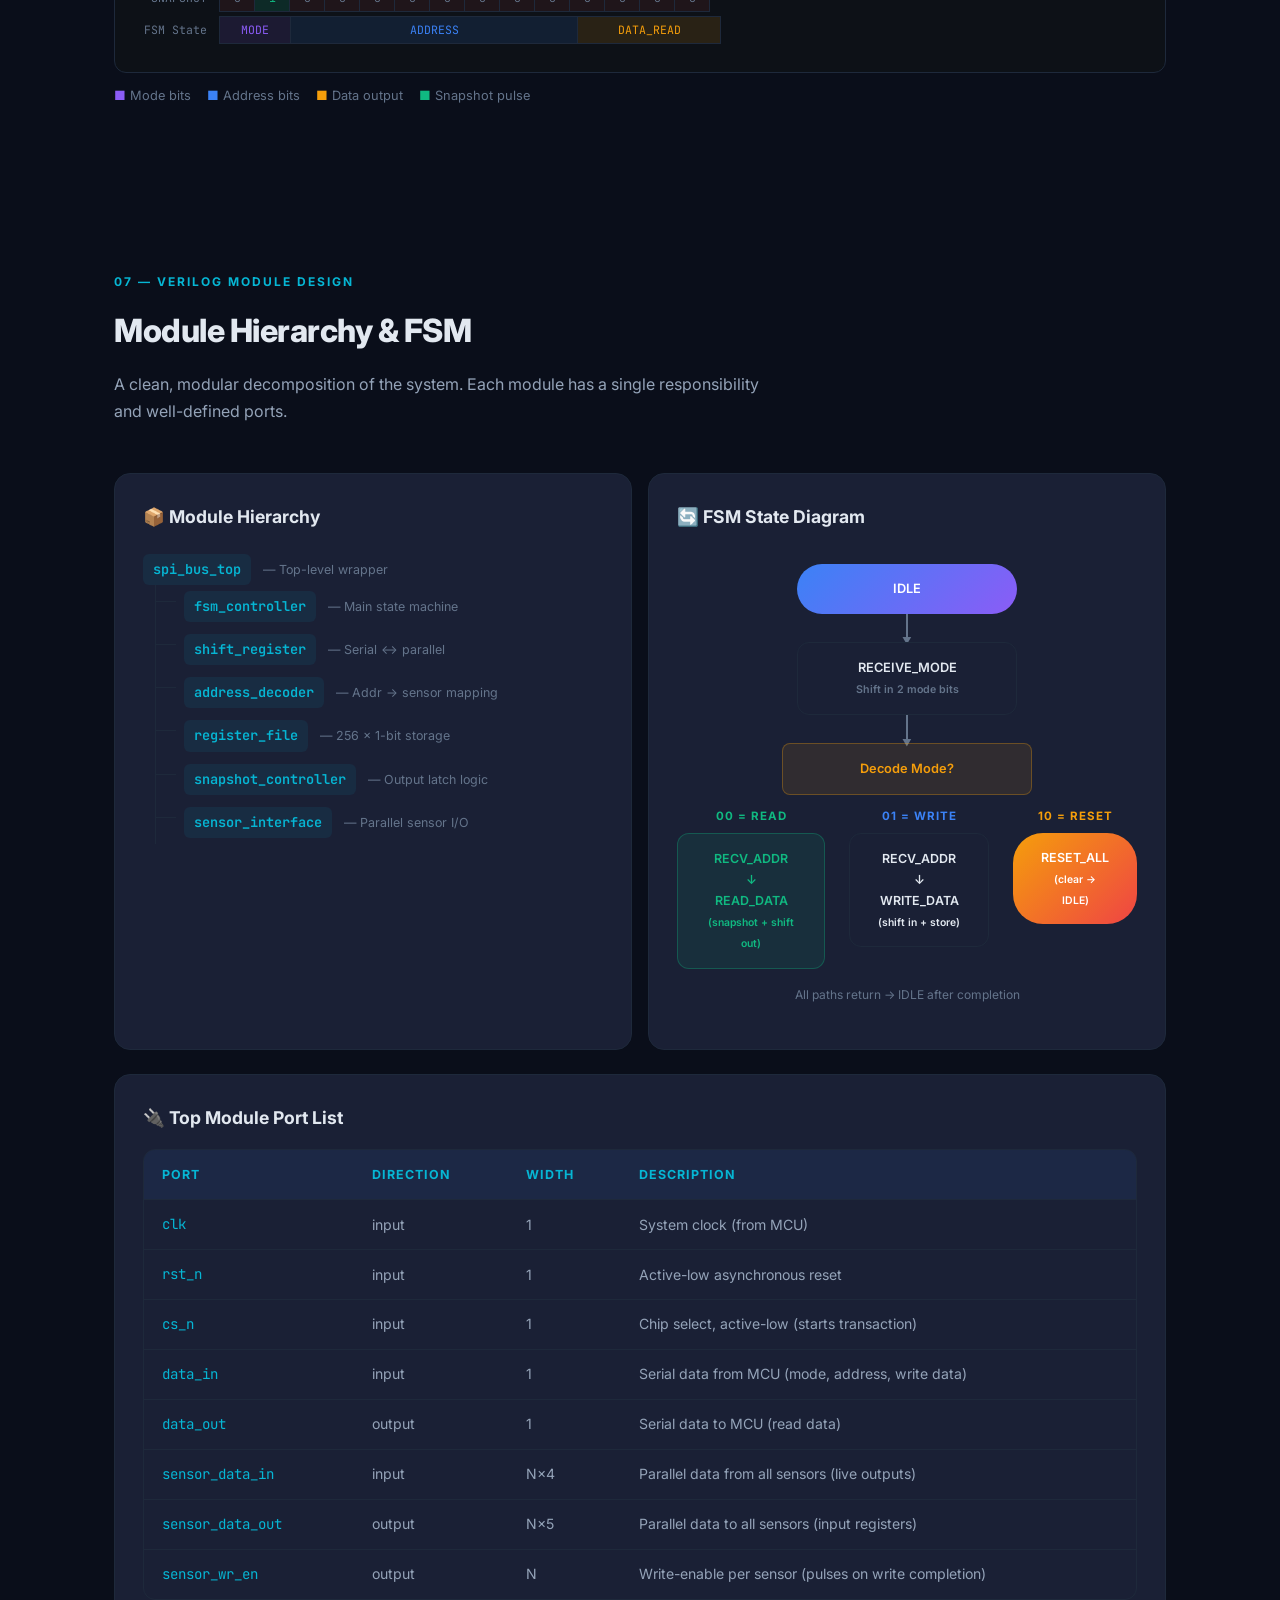
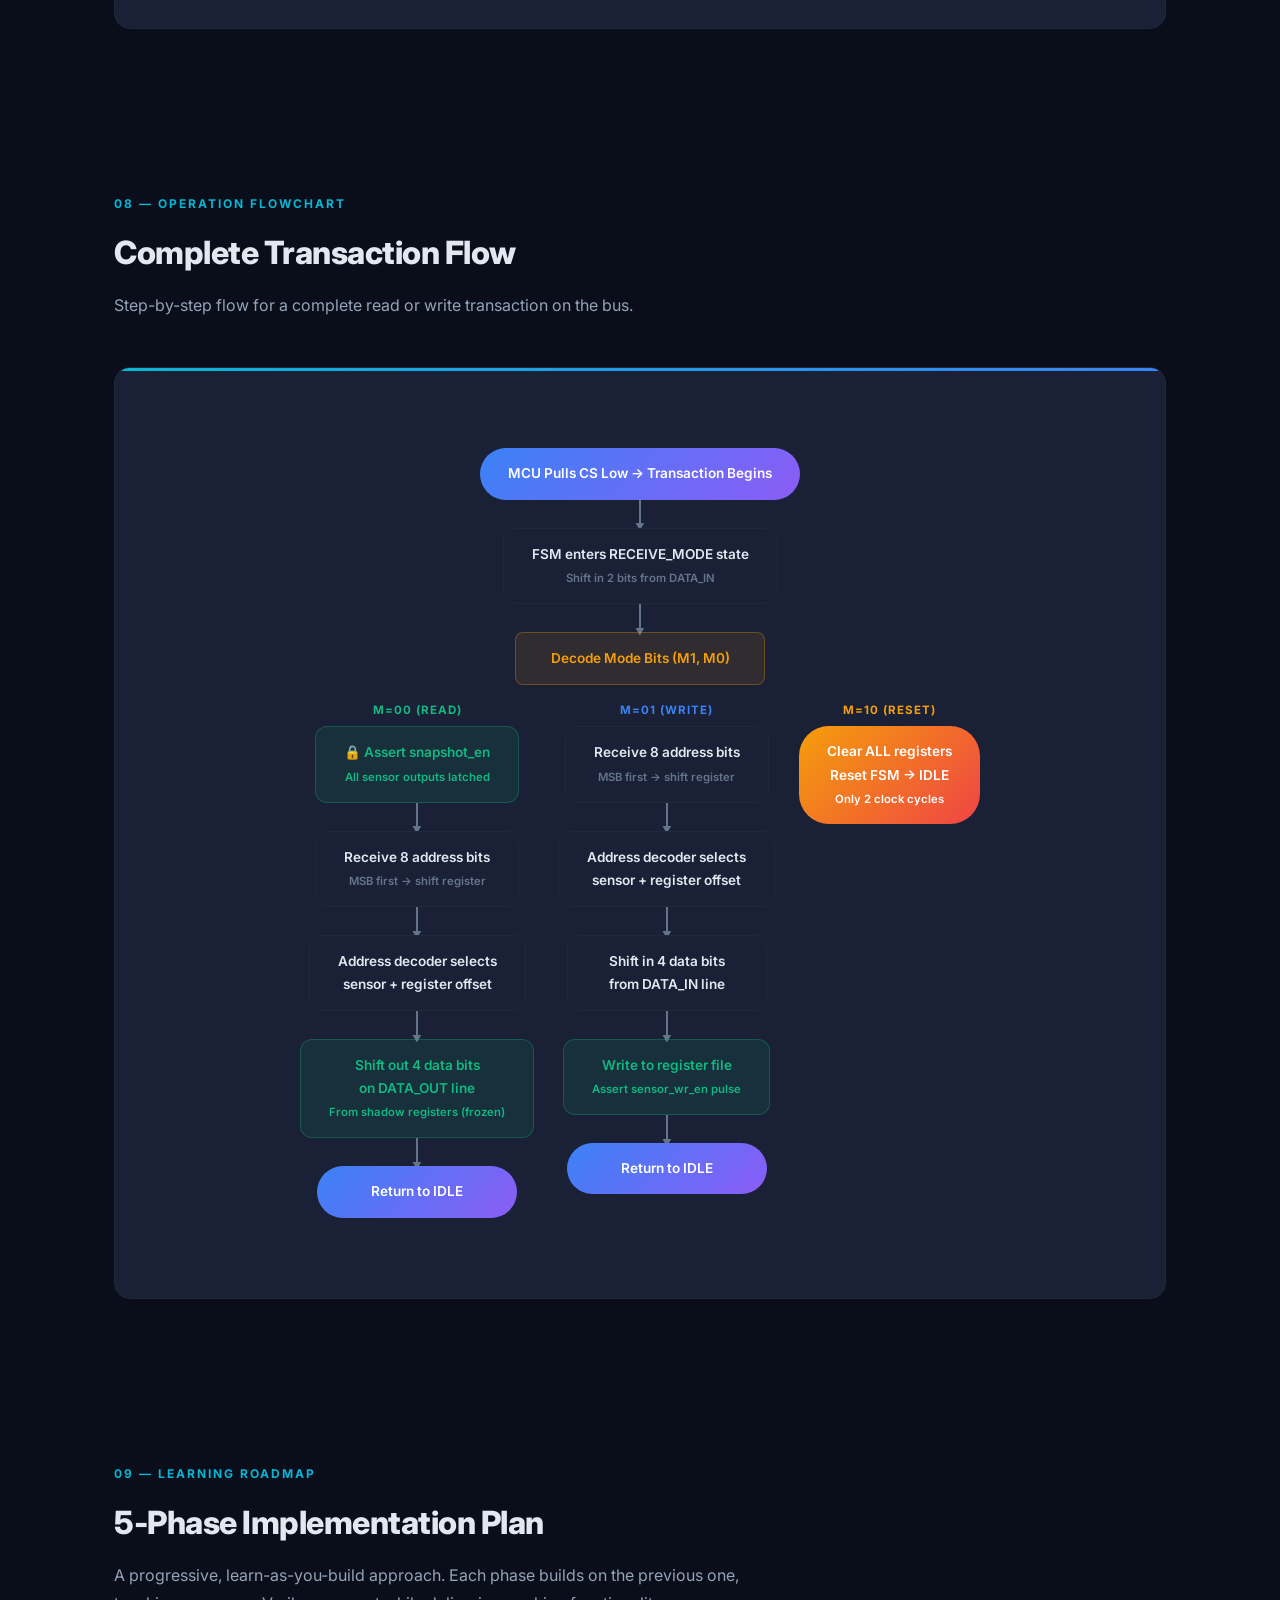
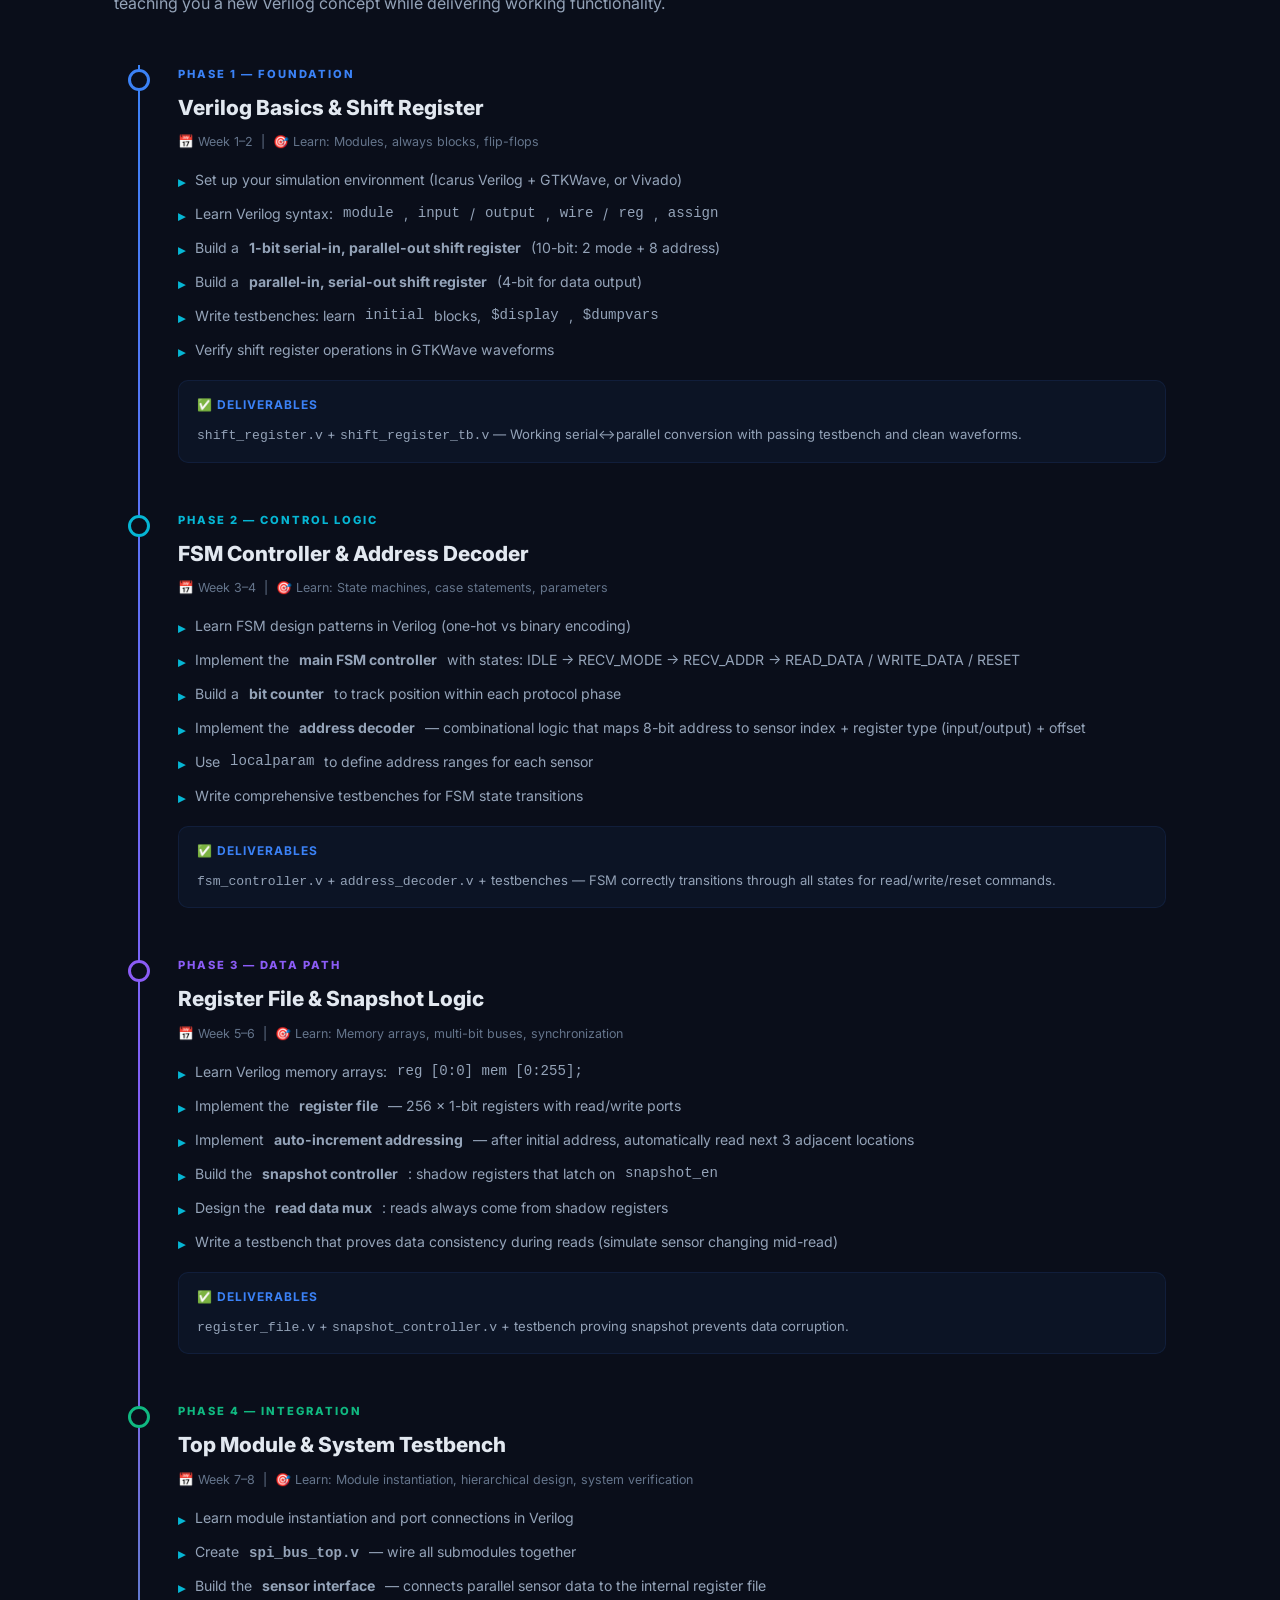
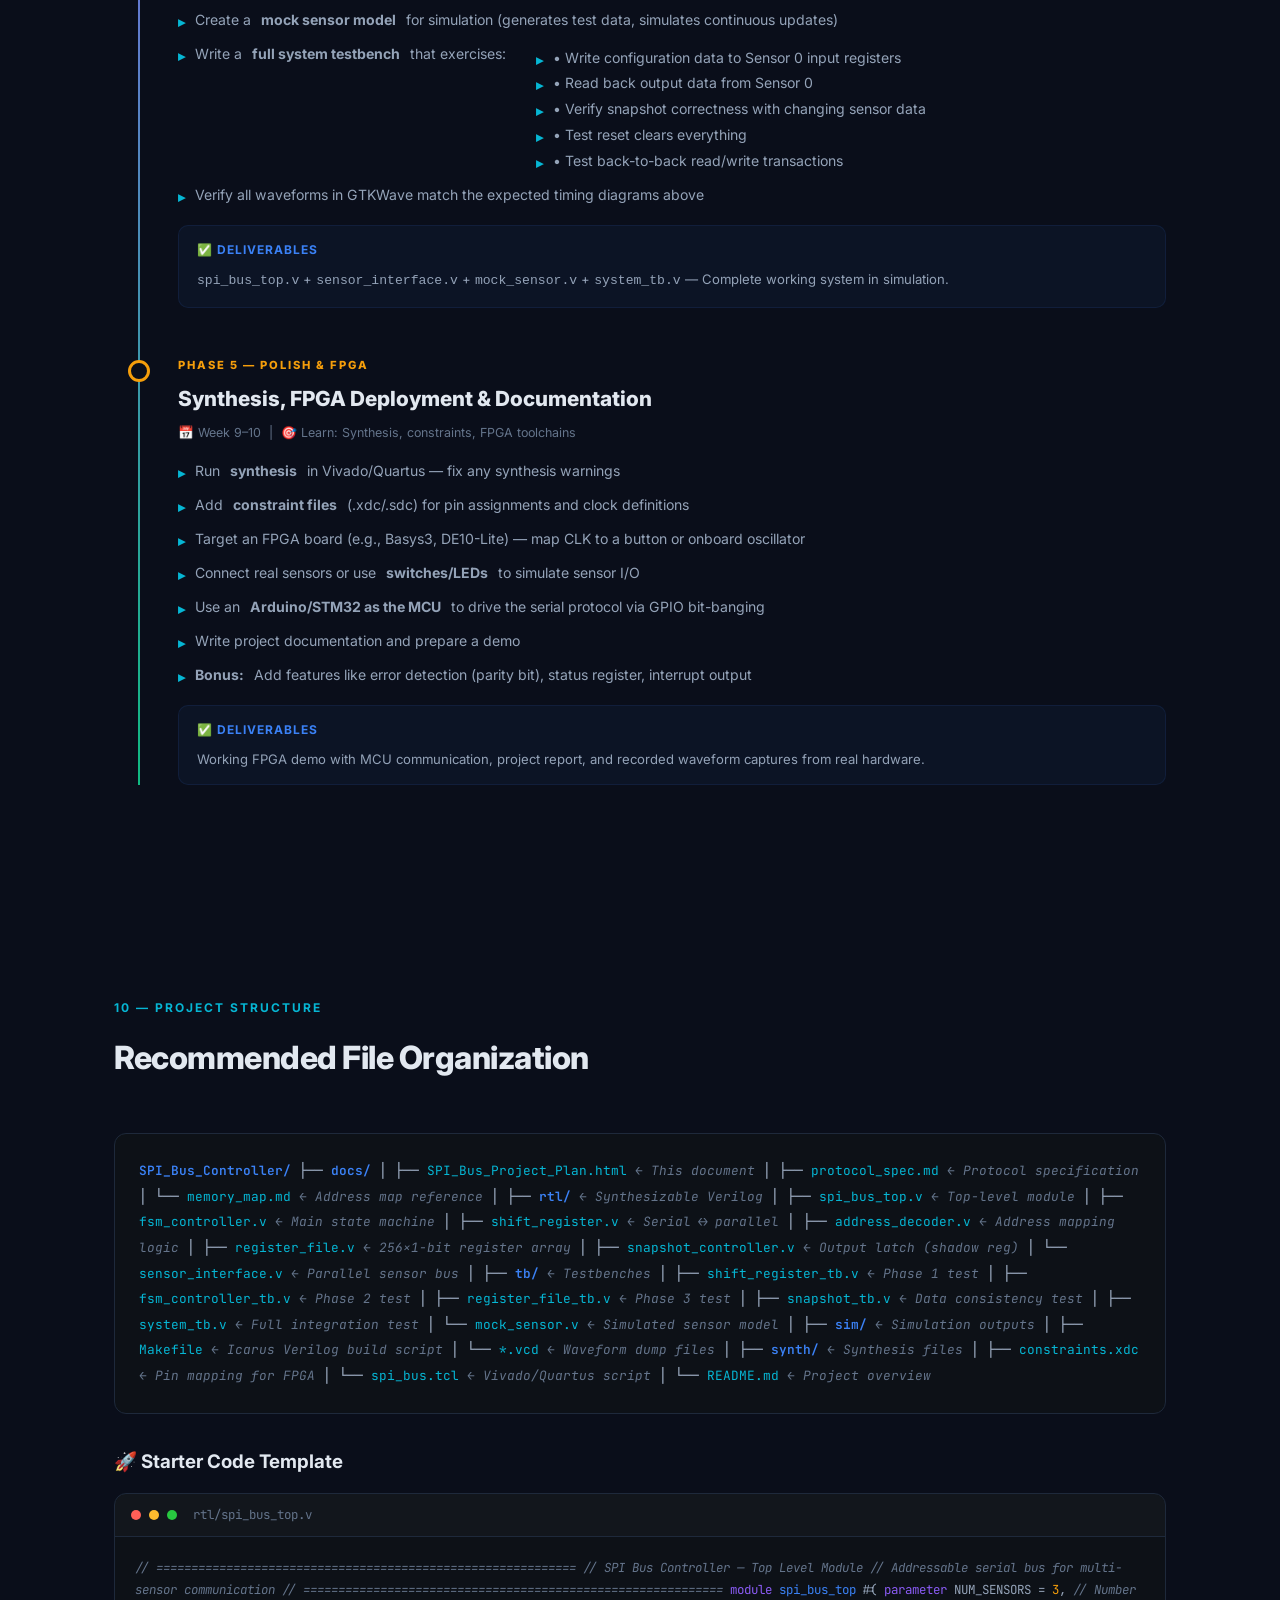
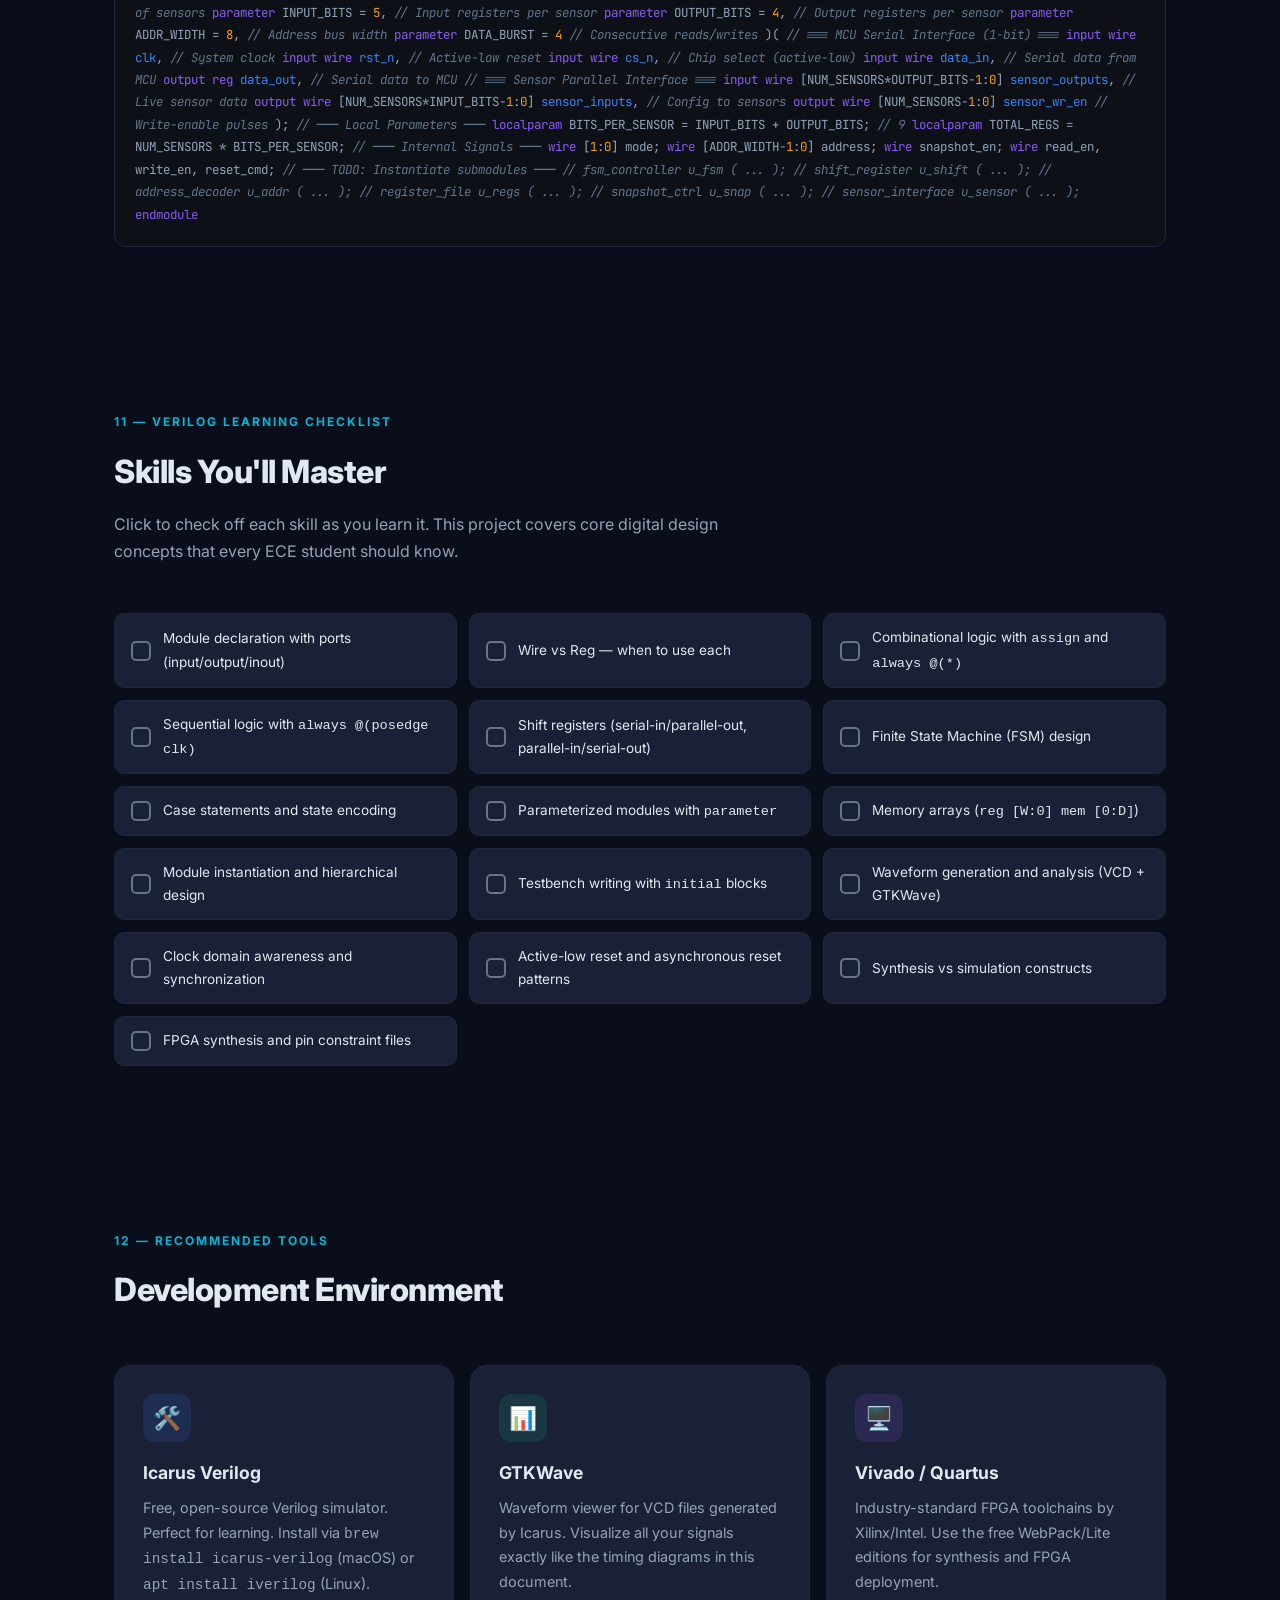
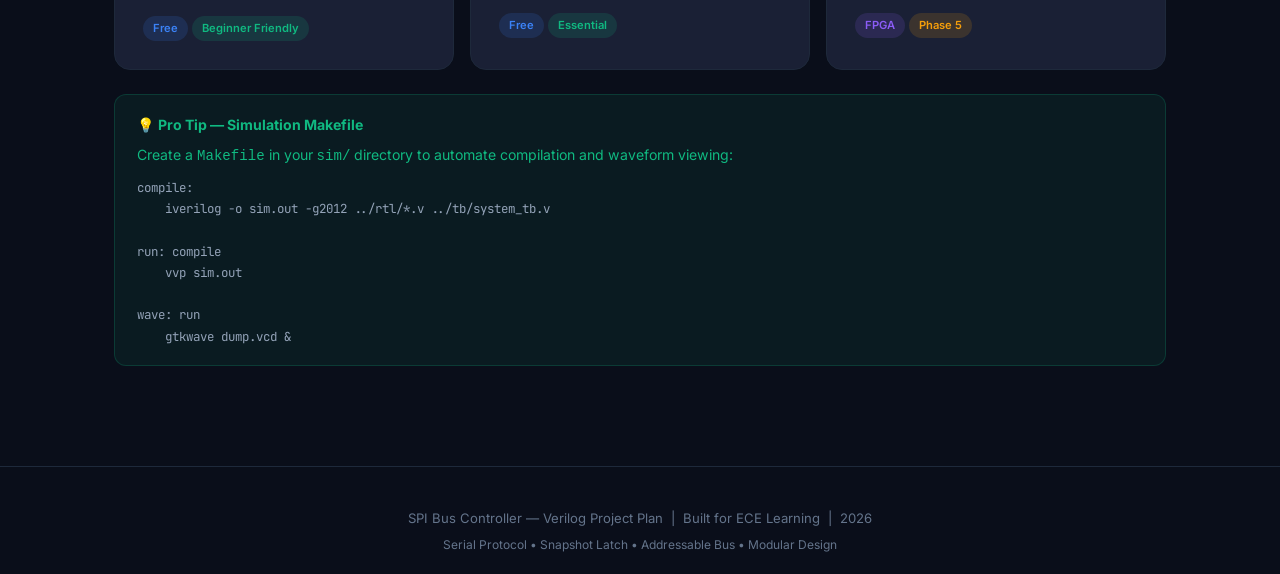
<file: SPI/SPI_Bus_Project_Plan.html>
<!DOCTYPE html>
<html lang="en">
<head>
    <meta charset="UTF-8">
    <meta name="viewport" content="width=device-width, initial-scale=1.0">
    <title>SPI Bus Controller — Verilog Project Plan</title>
    <link href="https://fonts.googleapis.com/css2?family=Inter:wght@300;400;500;600;700;800;900&family=JetBrains+Mono:wght@400;500;600&display=swap" rel="stylesheet">
    <style>
        :root {
            --bg-primary: #0a0e1a;
            --bg-secondary: #111827;
            --bg-card: #1a2035;
            --bg-card-hover: #1f2847;
            --bg-code: #0d1117;
            --text-primary: #e2e8f0;
            --text-secondary: #94a3b8;
            --text-muted: #64748b;
            --accent-blue: #3b82f6;
            --accent-cyan: #06b6d4;
            --accent-purple: #8b5cf6;
            --accent-green: #10b981;
            --accent-orange: #f59e0b;
            --accent-red: #ef4444;
            --accent-pink: #ec4899;
            --border-color: #1e293b;
            --gradient-1: linear-gradient(135deg, #3b82f6, #8b5cf6);
            --gradient-2: linear-gradient(135deg, #06b6d4, #3b82f6);
            --gradient-3: linear-gradient(135deg, #10b981, #06b6d4);
            --gradient-4: linear-gradient(135deg, #f59e0b, #ef4444);
            --shadow-glow: 0 0 40px rgba(59, 130, 246, 0.15);
        }

        * {
            margin: 0;
            padding: 0;
            box-sizing: border-box;
        }

        html {
            scroll-behavior: smooth;
        }

        body {
            font-family: 'Inter', -apple-system, sans-serif;
            background: var(--bg-primary);
            color: var(--text-primary);
            line-height: 1.7;
            overflow-x: hidden;
        }

        /* ─── Animated Background ─── */
        .bg-grid {
            position: fixed;
            top: 0; left: 0;
            width: 100%; height: 100%;
            background-image:
                linear-gradient(rgba(59,130,246,0.03) 1px, transparent 1px),
                linear-gradient(90deg, rgba(59,130,246,0.03) 1px, transparent 1px);
            background-size: 60px 60px;
            z-index: 0;
            pointer-events: none;
        }

        .bg-orb {
            position: fixed;
            border-radius: 50%;
            filter: blur(100px);
            opacity: 0.12;
            z-index: 0;
            pointer-events: none;
            animation: orbFloat 20s ease-in-out infinite alternate;
        }

        .bg-orb-1 { width: 500px; height: 500px; background: var(--accent-blue); top: -100px; right: -100px; }
        .bg-orb-2 { width: 400px; height: 400px; background: var(--accent-purple); bottom: 200px; left: -100px; animation-delay: -7s; }
        .bg-orb-3 { width: 300px; height: 300px; background: var(--accent-cyan); top: 50%; left: 50%; animation-delay: -14s; }

        @keyframes orbFloat {
            0% { transform: translate(0, 0) scale(1); }
            33% { transform: translate(30px, -40px) scale(1.05); }
            66% { transform: translate(-20px, 20px) scale(0.95); }
            100% { transform: translate(10px, -10px) scale(1.02); }
        }

        /* ─── Layout ─── */
        .container {
            max-width: 1100px;
            margin: 0 auto;
            padding: 0 24px;
            position: relative;
            z-index: 1;
        }

        /* ─── Navigation ─── */
        nav {
            position: fixed;
            top: 0;
            left: 0;
            right: 0;
            z-index: 100;
            background: rgba(10, 14, 26, 0.85);
            backdrop-filter: blur(20px);
            border-bottom: 1px solid var(--border-color);
            transition: all 0.3s;
        }

        nav .container {
            display: flex;
            align-items: center;
            justify-content: space-between;
            height: 64px;
        }

        .nav-logo {
            font-weight: 800;
            font-size: 1.1rem;
            background: var(--gradient-1);
            -webkit-background-clip: text;
            -webkit-text-fill-color: transparent;
            letter-spacing: -0.5px;
        }

        .nav-links {
            display: flex;
            gap: 4px;
            list-style: none;
            flex-wrap: wrap;
        }

        .nav-links a {
            color: var(--text-secondary);
            text-decoration: none;
            font-size: 0.82rem;
            font-weight: 500;
            padding: 6px 12px;
            border-radius: 8px;
            transition: all 0.2s;
        }

        .nav-links a:hover {
            color: var(--text-primary);
            background: rgba(59, 130, 246, 0.1);
        }

        /* ─── Hero ─── */
        .hero {
            padding: 140px 0 80px;
            text-align: center;
        }

        .hero-badge {
            display: inline-flex;
            align-items: center;
            gap: 8px;
            padding: 6px 16px;
            background: rgba(59, 130, 246, 0.1);
            border: 1px solid rgba(59, 130, 246, 0.2);
            border-radius: 100px;
            font-size: 0.8rem;
            font-weight: 600;
            color: var(--accent-blue);
            margin-bottom: 24px;
            animation: fadeInUp 0.6s ease;
        }

        .hero-badge::before {
            content: '';
            width: 8px; height: 8px;
            background: var(--accent-green);
            border-radius: 50%;
            animation: pulse 2s infinite;
        }

        @keyframes pulse {
            0%, 100% { opacity: 1; transform: scale(1); }
            50% { opacity: 0.5; transform: scale(0.8); }
        }

        .hero h1 {
            font-size: clamp(2.2rem, 5vw, 3.8rem);
            font-weight: 900;
            line-height: 1.1;
            letter-spacing: -1.5px;
            margin-bottom: 20px;
            animation: fadeInUp 0.6s ease 0.1s both;
        }

        .hero h1 span {
            background: var(--gradient-1);
            -webkit-background-clip: text;
            -webkit-text-fill-color: transparent;
        }

        .hero p {
            font-size: 1.15rem;
            color: var(--text-secondary);
            max-width: 700px;
            margin: 0 auto 32px;
            animation: fadeInUp 0.6s ease 0.2s both;
        }

        .hero-stats {
            display: flex;
            justify-content: center;
            gap: 40px;
            animation: fadeInUp 0.6s ease 0.3s both;
        }

        .hero-stat {
            text-align: center;
        }

        .hero-stat-value {
            font-size: 1.8rem;
            font-weight: 800;
            background: var(--gradient-2);
            -webkit-background-clip: text;
            -webkit-text-fill-color: transparent;
        }

        .hero-stat-label {
            font-size: 0.75rem;
            color: var(--text-muted);
            text-transform: uppercase;
            letter-spacing: 1px;
            font-weight: 600;
        }

        @keyframes fadeInUp {
            from { opacity: 0; transform: translateY(20px); }
            to { opacity: 1; transform: translateY(0); }
        }

        /* ─── Sections ─── */
        section {
            padding: 80px 0;
        }

        .section-header {
            margin-bottom: 48px;
        }

        .section-tag {
            display: inline-block;
            font-size: 0.75rem;
            font-weight: 700;
            text-transform: uppercase;
            letter-spacing: 2px;
            color: var(--accent-cyan);
            margin-bottom: 12px;
        }

        .section-title {
            font-size: 2rem;
            font-weight: 800;
            letter-spacing: -0.5px;
            margin-bottom: 12px;
        }

        .section-desc {
            color: var(--text-secondary);
            font-size: 1rem;
            max-width: 650px;
        }

        /* ─── Cards ─── */
        .card {
            background: var(--bg-card);
            border: 1px solid var(--border-color);
            border-radius: 16px;
            padding: 28px;
            transition: all 0.3s;
        }

        .card:hover {
            background: var(--bg-card-hover);
            border-color: rgba(59, 130, 246, 0.2);
            box-shadow: var(--shadow-glow);
            transform: translateY(-2px);
        }

        .card-icon {
            width: 48px; height: 48px;
            border-radius: 12px;
            display: flex;
            align-items: center;
            justify-content: center;
            font-size: 1.4rem;
            margin-bottom: 16px;
        }

        .card h3 {
            font-size: 1.1rem;
            font-weight: 700;
            margin-bottom: 8px;
        }

        .card p {
            color: var(--text-secondary);
            font-size: 0.9rem;
        }

        /* ─── Problem & Solution ─── */
        .problem-solution {
            display: grid;
            grid-template-columns: 1fr 1fr;
            gap: 24px;
        }

        .problem-card {
            border-left: 4px solid var(--accent-red);
        }

        .problem-card .card-icon { background: rgba(239, 68, 68, 0.15); color: var(--accent-red); }

        .solution-card {
            border-left: 4px solid var(--accent-green);
        }

        .solution-card .card-icon { background: rgba(16, 185, 129, 0.15); color: var(--accent-green); }

        /* ─── Architecture Diagram ─── */
        .arch-diagram {
            background: var(--bg-card);
            border: 1px solid var(--border-color);
            border-radius: 16px;
            padding: 40px;
            position: relative;
            overflow: hidden;
        }

        .arch-diagram::before {
            content: '';
            position: absolute;
            top: 0; left: 0; right: 0;
            height: 3px;
            background: var(--gradient-2);
        }

        .arch-container {
            display: flex;
            align-items: center;
            justify-content: space-between;
            gap: 20px;
            flex-wrap: wrap;
        }

        .arch-block {
            background: var(--bg-secondary);
            border: 1px solid var(--border-color);
            border-radius: 12px;
            padding: 20px;
            text-align: center;
            min-width: 160px;
            position: relative;
            transition: all 0.3s;
        }

        .arch-block:hover {
            border-color: var(--accent-blue);
            box-shadow: 0 0 20px rgba(59, 130, 246, 0.1);
        }

        .arch-block-title {
            font-size: 0.8rem;
            font-weight: 700;
            text-transform: uppercase;
            letter-spacing: 1px;
            margin-bottom: 8px;
        }

        .arch-block-desc {
            font-size: 0.78rem;
            color: var(--text-secondary);
        }

        .arch-arrow {
            font-size: 1.5rem;
            color: var(--accent-cyan);
            animation: arrowPulse 2s infinite;
        }

        @keyframes arrowPulse {
            0%, 100% { opacity: 0.5; }
            50% { opacity: 1; }
        }

        .arch-bus-system {
            flex: 1;
            min-width: 350px;
            background: rgba(59, 130, 246, 0.05);
            border: 2px dashed rgba(59, 130, 246, 0.2);
            border-radius: 16px;
            padding: 24px;
        }

        .arch-bus-title {
            font-size: 0.85rem;
            font-weight: 800;
            text-transform: uppercase;
            letter-spacing: 2px;
            color: var(--accent-blue);
            margin-bottom: 16px;
            text-align: center;
        }

        .arch-bus-modules {
            display: grid;
            grid-template-columns: 1fr 1fr;
            gap: 12px;
        }

        .arch-bus-module {
            background: var(--bg-card);
            border: 1px solid var(--border-color);
            border-radius: 8px;
            padding: 12px;
            text-align: center;
            font-size: 0.78rem;
            font-weight: 600;
            transition: all 0.3s;
        }

        .arch-bus-module:hover {
            border-color: var(--accent-purple);
        }

        .arch-bus-module small {
            display: block;
            color: var(--text-muted);
            font-weight: 400;
            font-size: 0.7rem;
            margin-top: 4px;
        }

        .sensor-bank {
            display: flex;
            flex-direction: column;
            gap: 10px;
        }

        .sensor-chip {
            background: var(--bg-secondary);
            border: 1px solid var(--border-color);
            border-radius: 8px;
            padding: 10px 16px;
            text-align: center;
            font-size: 0.78rem;
            font-weight: 600;
            transition: all 0.3s;
        }

        .sensor-chip:hover { border-color: var(--accent-green); }

        /* ─── Protocol Table ─── */
        .protocol-table-wrapper {
            overflow-x: auto;
            border-radius: 12px;
            border: 1px solid var(--border-color);
        }

        table {
            width: 100%;
            border-collapse: collapse;
            font-size: 0.88rem;
        }

        thead {
            background: rgba(59, 130, 246, 0.08);
        }

        th {
            padding: 14px 18px;
            text-align: left;
            font-weight: 700;
            font-size: 0.78rem;
            text-transform: uppercase;
            letter-spacing: 1px;
            color: var(--accent-cyan);
            border-bottom: 1px solid var(--border-color);
        }

        td {
            padding: 12px 18px;
            border-bottom: 1px solid var(--border-color);
            color: var(--text-secondary);
        }

        tr:last-child td { border-bottom: none; }

        tr:hover td { background: rgba(59, 130, 246, 0.03); }

        /* ─── Timing Diagram ─── */
        .timing-diagram {
            background: var(--bg-code);
            border: 1px solid var(--border-color);
            border-radius: 12px;
            padding: 28px;
            overflow-x: auto;
            font-family: 'JetBrains Mono', monospace;
            font-size: 0.78rem;
            line-height: 2;
            color: var(--accent-cyan);
            white-space: pre;
        }

        /* ─── Memory Map ─── */
        .memory-map {
            display: grid;
            grid-template-columns: repeat(auto-fit, minmax(280px, 1fr));
            gap: 16px;
        }

        .mem-block {
            background: var(--bg-card);
            border: 1px solid var(--border-color);
            border-radius: 12px;
            overflow: hidden;
            transition: all 0.3s;
        }

        .mem-block:hover {
            border-color: rgba(139, 92, 246, 0.3);
        }

        .mem-block-header {
            padding: 14px 18px;
            font-weight: 700;
            font-size: 0.85rem;
            border-bottom: 1px solid var(--border-color);
        }

        .mem-row {
            display: flex;
            justify-content: space-between;
            padding: 8px 18px;
            font-size: 0.82rem;
            border-bottom: 1px solid rgba(30, 41, 59, 0.5);
        }

        .mem-row:last-child { border-bottom: none; }

        .mem-addr {
            font-family: 'JetBrains Mono', monospace;
            color: var(--accent-purple);
            font-size: 0.78rem;
        }

        .mem-label {
            color: var(--text-secondary);
        }

        .mem-type-input { color: var(--accent-orange); }
        .mem-type-output { color: var(--accent-green); }

        /* ─── Flowchart (CSS-based) ─── */
        .flowchart {
            display: flex;
            flex-direction: column;
            align-items: center;
            gap: 0;
            padding: 40px 20px;
        }

        .flow-node {
            padding: 14px 28px;
            border-radius: 12px;
            font-size: 0.85rem;
            font-weight: 600;
            text-align: center;
            min-width: 220px;
            position: relative;
            transition: all 0.3s;
        }

        .flow-node:hover {
            transform: scale(1.03);
        }

        .flow-start {
            background: var(--gradient-1);
            color: white;
            border-radius: 30px;
        }

        .flow-process {
            background: var(--bg-card);
            border: 1px solid var(--border-color);
            color: var(--text-primary);
        }

        .flow-decision {
            background: rgba(245, 158, 11, 0.1);
            border: 1px solid rgba(245, 158, 11, 0.3);
            color: var(--accent-orange);
            transform: rotate(0deg);
            border-radius: 8px;
            min-width: 250px;
        }

        .flow-action {
            background: rgba(16, 185, 129, 0.1);
            border: 1px solid rgba(16, 185, 129, 0.3);
            color: var(--accent-green);
        }

        .flow-end {
            background: var(--gradient-4);
            color: white;
            border-radius: 30px;
        }

        .flow-arrow {
            width: 2px;
            height: 28px;
            background: var(--text-muted);
            position: relative;
        }

        .flow-arrow::after {
            content: '▼';
            position: absolute;
            bottom: -8px;
            left: 50%;
            transform: translateX(-50%);
            color: var(--text-muted);
            font-size: 0.6rem;
        }

        .flow-arrow-label {
            font-size: 0.7rem;
            color: var(--text-muted);
            position: absolute;
            right: -60px;
            top: 50%;
            transform: translateY(-50%);
            white-space: nowrap;
        }

        .flow-branch {
            display: flex;
            gap: 24px;
            align-items: flex-start;
            justify-content: center;
        }

        .flow-branch-item {
            display: flex;
            flex-direction: column;
            align-items: center;
            gap: 0;
        }

        .flow-branch-label {
            font-size: 0.72rem;
            font-weight: 700;
            color: var(--text-muted);
            text-transform: uppercase;
            letter-spacing: 1px;
            margin-bottom: 6px;
        }

        /* ─── Roadmap / Phases ─── */
        .roadmap {
            position: relative;
        }

        .roadmap::before {
            content: '';
            position: absolute;
            left: 24px;
            top: 0;
            bottom: 0;
            width: 2px;
            background: linear-gradient(to bottom, var(--accent-blue), var(--accent-purple), var(--accent-green));
        }

        .phase {
            position: relative;
            padding-left: 64px;
            margin-bottom: 48px;
        }

        .phase-dot {
            position: absolute;
            left: 14px;
            top: 4px;
            width: 22px;
            height: 22px;
            border-radius: 50%;
            border: 3px solid;
            background: var(--bg-primary);
            z-index: 1;
        }

        .phase-number {
            font-size: 0.7rem;
            font-weight: 800;
            text-transform: uppercase;
            letter-spacing: 2px;
            margin-bottom: 6px;
        }

        .phase h3 {
            font-size: 1.3rem;
            font-weight: 800;
            margin-bottom: 6px;
        }

        .phase-duration {
            font-size: 0.78rem;
            color: var(--text-muted);
            margin-bottom: 16px;
        }

        .phase-tasks {
            list-style: none;
            display: flex;
            flex-direction: column;
            gap: 8px;
        }

        .phase-tasks li {
            display: flex;
            align-items: flex-start;
            gap: 10px;
            font-size: 0.88rem;
            color: var(--text-secondary);
        }

        .phase-tasks li::before {
            content: '▸';
            color: var(--accent-cyan);
            font-weight: 700;
            flex-shrink: 0;
            margin-top: 2px;
        }

        .phase-deliverables {
            margin-top: 16px;
            padding: 14px 18px;
            background: rgba(59, 130, 246, 0.05);
            border: 1px solid rgba(59, 130, 246, 0.1);
            border-radius: 10px;
        }

        .phase-deliverables h4 {
            font-size: 0.75rem;
            font-weight: 700;
            text-transform: uppercase;
            letter-spacing: 1px;
            color: var(--accent-blue);
            margin-bottom: 8px;
        }

        .phase-deliverables p {
            font-size: 0.82rem;
            color: var(--text-secondary);
        }

        /* ─── Code Block ─── */
        .code-block {
            background: var(--bg-code);
            border: 1px solid var(--border-color);
            border-radius: 12px;
            overflow: hidden;
        }

        .code-header {
            display: flex;
            align-items: center;
            gap: 8px;
            padding: 10px 16px;
            background: rgba(255,255,255,0.02);
            border-bottom: 1px solid var(--border-color);
        }

        .code-dot {
            width: 10px; height: 10px;
            border-radius: 50%;
        }

        .code-dot-r { background: #ff5f57; }
        .code-dot-y { background: #febc2e; }
        .code-dot-g { background: #28c840; }

        .code-filename {
            margin-left: 8px;
            font-size: 0.78rem;
            color: var(--text-muted);
            font-family: 'JetBrains Mono', monospace;
        }

        .code-body {
            padding: 20px;
            font-family: 'JetBrains Mono', monospace;
            font-size: 0.78rem;
            line-height: 1.8;
            overflow-x: auto;
            color: var(--text-secondary);
        }

        .code-body .kw { color: var(--accent-purple); }
        .code-body .type { color: var(--accent-cyan); }
        .code-body .comment { color: var(--text-muted); font-style: italic; }
        .code-body .str { color: var(--accent-green); }
        .code-body .num { color: var(--accent-orange); }
        .code-body .sig { color: var(--accent-blue); }

        /* ─── Checklist ─── */
        .checklist {
            display: grid;
            grid-template-columns: repeat(auto-fit, minmax(300px, 1fr));
            gap: 12px;
        }

        .check-item {
            display: flex;
            align-items: center;
            gap: 12px;
            padding: 12px 16px;
            background: var(--bg-card);
            border: 1px solid var(--border-color);
            border-radius: 10px;
            font-size: 0.85rem;
            transition: all 0.2s;
        }

        .check-item:hover {
            background: var(--bg-card-hover);
        }

        .check-box {
            width: 20px; height: 20px;
            border: 2px solid var(--text-muted);
            border-radius: 5px;
            flex-shrink: 0;
            display: flex;
            align-items: center;
            justify-content: center;
            cursor: pointer;
            transition: all 0.2s;
        }

        .check-box.checked {
            background: var(--accent-green);
            border-color: var(--accent-green);
        }

        .check-box.checked::after {
            content: '✓';
            color: white;
            font-size: 0.7rem;
            font-weight: 700;
        }

        /* ─── Info callouts ─── */
        .callout {
            padding: 18px 22px;
            border-radius: 12px;
            margin: 20px 0;
            font-size: 0.88rem;
        }

        .callout-info {
            background: rgba(59, 130, 246, 0.08);
            border: 1px solid rgba(59, 130, 246, 0.2);
            color: var(--accent-blue);
        }

        .callout-warning {
            background: rgba(245, 158, 11, 0.08);
            border: 1px solid rgba(245, 158, 11, 0.2);
            color: var(--accent-orange);
        }

        .callout-tip {
            background: rgba(16, 185, 129, 0.08);
            border: 1px solid rgba(16, 185, 129, 0.2);
            color: var(--accent-green);
        }

        .callout-title {
            font-weight: 700;
            margin-bottom: 6px;
            display: flex;
            align-items: center;
            gap: 8px;
        }

        /* ─── Module Hierarchy ─── */
        .module-tree {
            padding-left: 0;
        }

        .module-tree, .module-tree ul {
            list-style: none;
        }

        .module-tree ul {
            padding-left: 28px;
            border-left: 1px solid var(--border-color);
            margin-left: 12px;
        }

        .module-tree li {
            padding: 6px 0;
            position: relative;
        }

        .module-tree > li > ul > li::before {
            content: '';
            position: absolute;
            left: -28px;
            top: 16px;
            width: 20px;
            height: 1px;
            background: var(--border-color);
        }

        .module-name {
            font-family: 'JetBrains Mono', monospace;
            font-size: 0.85rem;
            font-weight: 600;
            color: var(--accent-cyan);
            padding: 4px 10px;
            background: rgba(6, 182, 212, 0.08);
            border-radius: 6px;
            display: inline-block;
        }

        .module-desc {
            font-size: 0.78rem;
            color: var(--text-muted);
            margin-left: 8px;
        }

        /* ─── Signal Waveform ─── */
        .waveform-container {
            background: var(--bg-code);
            border: 1px solid var(--border-color);
            border-radius: 12px;
            padding: 24px;
            overflow-x: auto;
        }

        .waveform-title {
            font-size: 0.8rem;
            font-weight: 700;
            color: var(--accent-cyan);
            text-transform: uppercase;
            letter-spacing: 1px;
            margin-bottom: 16px;
        }

        .waveform-row {
            display: flex;
            align-items: center;
            margin-bottom: 4px;
        }

        .waveform-label {
            width: 80px;
            flex-shrink: 0;
            font-family: 'JetBrains Mono', monospace;
            font-size: 0.72rem;
            color: var(--text-muted);
            text-align: right;
            padding-right: 12px;
        }

        .waveform-bits {
            display: flex;
            font-family: 'JetBrains Mono', monospace;
            font-size: 0.72rem;
        }

        .waveform-bit {
            width: 36px;
            height: 28px;
            display: flex;
            align-items: center;
            justify-content: center;
            border: 1px solid var(--border-color);
            margin-right: -1px;
        }

        .wb-high { background: rgba(16, 185, 129, 0.15); color: var(--accent-green); }
        .wb-low { background: rgba(239, 68, 68, 0.08); color: var(--text-muted); }
        .wb-data { background: rgba(139, 92, 246, 0.12); color: var(--accent-purple); }
        .wb-addr { background: rgba(59, 130, 246, 0.12); color: var(--accent-blue); }
        .wb-out { background: rgba(245, 158, 11, 0.12); color: var(--accent-orange); }
        .wb-clk { border: none; font-size: 0.9rem; }

        /* ─── Footer ─── */
        footer {
            padding: 40px 0;
            border-top: 1px solid var(--border-color);
            text-align: center;
            color: var(--text-muted);
            font-size: 0.82rem;
        }

        /* ─── Responsive ─── */
        @media (max-width: 768px) {
            .problem-solution { grid-template-columns: 1fr; }
            .hero-stats { gap: 20px; flex-wrap: wrap; }
            .nav-links { display: none; }
            .arch-container { flex-direction: column; }
            .arch-bus-modules { grid-template-columns: 1fr; }
            .flow-branch { flex-direction: column; align-items: center; }
        }

        /* ─── Snapshot Explainer ─── */
        .snapshot-grid {
            display: grid;
            grid-template-columns: 1fr 1fr;
            gap: 24px;
            margin-top: 24px;
        }

        .snapshot-step {
            background: var(--bg-card);
            border: 1px solid var(--border-color);
            border-radius: 12px;
            padding: 22px;
            position: relative;
        }

        .snapshot-step-num {
            position: absolute;
            top: -12px;
            left: 18px;
            width: 24px; height: 24px;
            background: var(--gradient-1);
            border-radius: 50%;
            display: flex;
            align-items: center;
            justify-content: center;
            font-size: 0.7rem;
            font-weight: 800;
            color: white;
        }

        .snapshot-step h4 {
            font-size: 0.9rem;
            margin-bottom: 6px;
            margin-top: 4px;
        }

        .snapshot-step p {
            font-size: 0.82rem;
            color: var(--text-secondary);
        }

        /* ─── File structure ─── */
        .file-tree {
            background: var(--bg-code);
            border: 1px solid var(--border-color);
            border-radius: 12px;
            padding: 24px;
            font-family: 'JetBrains Mono', monospace;
            font-size: 0.8rem;
            line-height: 2;
            color: var(--text-secondary);
        }

        .file-tree .dir { color: var(--accent-blue); font-weight: 600; }
        .file-tree .file { color: var(--accent-cyan); }
        .file-tree .desc { color: var(--text-muted); font-style: italic; }

        /* ─── Tab system ─── */
        .tabs {
            display: flex;
            gap: 4px;
            margin-bottom: 20px;
            border-bottom: 1px solid var(--border-color);
            padding-bottom: 0;
        }

        .tab-btn {
            padding: 10px 20px;
            background: none;
            border: none;
            color: var(--text-muted);
            font-family: 'Inter', sans-serif;
            font-size: 0.85rem;
            font-weight: 600;
            cursor: pointer;
            border-bottom: 2px solid transparent;
            margin-bottom: -1px;
            transition: all 0.2s;
        }

        .tab-btn.active {
            color: var(--accent-blue);
            border-bottom-color: var(--accent-blue);
        }

        .tab-btn:hover:not(.active) {
            color: var(--text-primary);
        }

        .tab-content { display: none; }
        .tab-content.active { display: block; }

        /* Utils */
        .mt-2 { margin-top: 16px; }
        .mt-3 { margin-top: 24px; }
        .mt-4 { margin-top: 32px; }
        .mb-2 { margin-bottom: 16px; }
        .mb-3 { margin-bottom: 24px; }
        .grid-2 { display: grid; grid-template-columns: 1fr 1fr; gap: 16px; }
        .grid-3 { display: grid; grid-template-columns: repeat(3, 1fr); gap: 16px; }

        .tag {
            display: inline-block;
            padding: 3px 10px;
            border-radius: 100px;
            font-size: 0.7rem;
            font-weight: 600;
        }
        .tag-blue { background: rgba(59,130,246,0.15); color: var(--accent-blue); }
        .tag-green { background: rgba(16,185,129,0.15); color: var(--accent-green); }
        .tag-purple { background: rgba(139,92,246,0.15); color: var(--accent-purple); }
        .tag-orange { background: rgba(245,158,11,0.15); color: var(--accent-orange); }

        @media (max-width: 768px) {
            .grid-2, .grid-3, .snapshot-grid { grid-template-columns: 1fr; }
        }
    </style>
</head>
<body>

<div class="bg-grid"></div>
<div class="bg-orb bg-orb-1"></div>
<div class="bg-orb bg-orb-2"></div>
<div class="bg-orb bg-orb-3"></div>

<!-- ─── Navigation ─── -->
<nav>
    <div class="container">
        <div class="nav-logo">⚡ SPI Bus Controller</div>
        <ul class="nav-links">
            <li><a href="#overview">Overview</a></li>
            <li><a href="#architecture">Architecture</a></li>
            <li><a href="#protocol">Protocol</a></li>
            <li><a href="#memory">Memory Map</a></li>
            <li><a href="#snapshot">Snapshot</a></li>
            <li><a href="#modules">Modules</a></li>
            <li><a href="#waveforms">Waveforms</a></li>
            <li><a href="#roadmap">Roadmap</a></li>
            <li><a href="#files">Files</a></li>
        </ul>
    </div>
</nav>

<!-- ─── Hero ─── -->
<header class="hero">
    <div class="container">
        <div class="hero-badge">ECE Capstone Project</div>
        <h1>Serial <span>SPI Bus Controller</span><br>in Verilog HDL</h1>
        <p>A shared-bus architecture replacing traditional multi-wire SPI with an addressable, serial protocol featuring snapshot-based data consistency — designed for scalable multi-sensor systems.</p>
        <div class="hero-stats">
            <div class="hero-stat">
                <div class="hero-stat-value">3</div>
                <div class="hero-stat-label">Wires Total</div>
            </div>
            <div class="hero-stat">
                <div class="hero-stat-value">256</div>
                <div class="hero-stat-label">Addressable Locations</div>
            </div>
            <div class="hero-stat">
                <div class="hero-stat-value">1-bit</div>
                <div class="hero-stat-label">Serial Interface</div>
            </div>
            <div class="hero-stat">
                <div class="hero-stat-value">5</div>
                <div class="hero-stat-label">Phases</div>
            </div>
        </div>
    </div>
</header>

<!-- ════════════════════════════════════════════════════════ -->
<!--                 SECTION 1: OVERVIEW                     -->
<!-- ════════════════════════════════════════════════════════ -->
<section id="overview">
    <div class="container">
        <div class="section-header">
            <div class="section-tag">01 — The Problem & Solution</div>
            <h2 class="section-title">Why a Bus-Based SPI?</h2>
            <p class="section-desc">Traditional SPI uses dedicated chip-select (CS) lines per slave. With N sensors, you need N+3 wires — quickly exhausting your MCU pins.</p>
        </div>

        <div class="problem-solution">
            <div class="card problem-card">
                <div class="card-icon">🔴</div>
                <h3>Traditional SPI Problem</h3>
                <p>Each slave device requires <strong>4 dedicated wires</strong> (MOSI, MISO, SCLK, CS). For 8 sensors, that's <strong>11 wires minimum</strong> (3 shared + 8 CS lines). Most microcontrollers simply don't have enough GPIO pins, requiring expensive multiplexers or port expanders.</p>
                <div class="mt-2">
                    <span class="tag tag-orange">Pin Limited</span>
                    <span class="tag tag-orange">Poor Scalability</span>
                </div>
            </div>
            <div class="card solution-card">
                <div class="card-icon">🟢</div>
                <h3>Your Bus Solution</h3>
                <p>A single <strong>3-wire serial bus</strong> (CLK, DATA_IN, DATA_OUT) connects ALL sensors through an addressable controller. Use <strong>2-bit commands + 8-bit addresses</strong> to communicate with up to 256 register locations. Add sensors without adding wires!</p>
                <div class="mt-2">
                    <span class="tag tag-green">3 Wires Only</span>
                    <span class="tag tag-green">256 Addresses</span>
                    <span class="tag tag-green">Scalable</span>
                </div>
            </div>
        </div>
    </div>
</section>

<!-- ════════════════════════════════════════════════════════ -->
<!--               SECTION 2: ARCHITECTURE                   -->
<!-- ════════════════════════════════════════════════════════ -->
<section id="architecture">
    <div class="container">
        <div class="section-header">
            <div class="section-tag">02 — System Architecture</div>
            <h2 class="section-title">High-Level Block Diagram</h2>
            <p class="section-desc">The entire system sits between your microcontroller and the sensor array, abstracting away pin complexity.</p>
        </div>

        <div class="arch-diagram">
            <div class="arch-container">
                <!-- MCU -->
                <div class="arch-block" style="border-color: var(--accent-orange);">
                    <div class="arch-block-title" style="color: var(--accent-orange);">🎛️ Microcontroller</div>
                    <div class="arch-block-desc">
                        CLK →<br>
                        DATA_IN → (1-bit serial)<br>
                        ← DATA_OUT (1-bit serial)<br>
                        CS → (chip select)
                    </div>
                </div>

                <div class="arch-arrow">⟶</div>

                <!-- Bus System -->
                <div class="arch-bus-system">
                    <div class="arch-bus-title">🔷 SPI Bus Controller (Your Verilog Design)</div>
                    <div class="arch-bus-modules">
                        <div class="arch-bus-module" style="border-color: rgba(139,92,246,0.3);">
                            FSM Controller
                            <small>State machine for protocol</small>
                        </div>
                        <div class="arch-bus-module" style="border-color: rgba(6,182,212,0.3);">
                            Shift Register
                            <small>Serial ↔ Parallel conversion</small>
                        </div>
                        <div class="arch-bus-module" style="border-color: rgba(59,130,246,0.3);">
                            Address Decoder
                            <small>Maps address → sensor</small>
                        </div>
                        <div class="arch-bus-module" style="border-color: rgba(16,185,129,0.3);">
                            Register File
                            <small>256 × 1-bit registers</small>
                        </div>
                        <div class="arch-bus-module" style="border-color: rgba(245,158,11,0.3);">
                            Snapshot Logic
                            <small>Latches output on read cmd</small>
                        </div>
                        <div class="arch-bus-module" style="border-color: rgba(236,72,153,0.3);">
                            Sensor Interface
                            <small>Parallel bus to sensors</small>
                        </div>
                    </div>
                </div>

                <div class="arch-arrow">⟶</div>

                <!-- Sensors -->
                <div class="sensor-bank">
                    <div class="sensor-chip" style="border-color: rgba(16,185,129,0.3);">🌡️ Sensor 0<br><small>Addr 0x00–0x08</small></div>
                    <div class="sensor-chip" style="border-color: rgba(6,182,212,0.3);">🔊 Sensor 1<br><small>Addr 0x09–0x11</small></div>
                    <div class="sensor-chip" style="border-color: rgba(139,92,246,0.3);">💡 Sensor 2<br><small>Addr 0x12–0x1A</small></div>
                    <div class="sensor-chip" style="border-color: rgba(245,158,11,0.3);">⚙️ Sensor N<br><small>Addr ...</small></div>
                </div>
            </div>
        </div>

        <div class="callout callout-info mt-3">
            <div class="callout-title">💡 Key Insight</div>
            The bus controller acts as a <strong>bridge</strong> — it accepts 1-bit serial data from the MCU side and communicates with sensors over a wider parallel interface (4-bit, 8-bit, etc.). The MCU never directly talks to the sensors.
        </div>
    </div>
</section>

<!-- ════════════════════════════════════════════════════════ -->
<!--                 SECTION 3: PROTOCOL                     -->
<!-- ════════════════════════════════════════════════════════ -->
<section id="protocol">
    <div class="container">
        <div class="section-header">
            <div class="section-tag">03 — Communication Protocol</div>
            <h2 class="section-title">Serial Bus Protocol Specification</h2>
            <p class="section-desc">A simple, deterministic protocol with fixed-length commands. All timing is synchronous to CLK.</p>
        </div>

        <!-- Command Format -->
        <div class="card mb-3">
            <h3 style="margin-bottom: 16px;">📋 Command Frame Format</h3>
            <div class="timing-diagram">
CLK Cycle:  │ 1  │ 2  │ 3  │ 4  │ 5  │ 6  │ 7  │ 8  │ 9  │ 10 │ 11 │ 12 │ 13 │ 14 │
            ├────┼────┼────┼────┼────┼────┼────┼────┼────┼────┼────┼────┼────┼────┤
DATA_IN:    │ M1 │ M0 │ A7 │ A6 │ A5 │ A4 │ A3 │ A2 │ A1 │ A0 │ D3 │ D2 │ D1 │ D0 │
            ├────┼────┼────┼────┼────┼────┼────┼────┼────┼────┼────┼────┼────┼────┤
            │◄ MODE ►│◄──────── ADDRESS (8-bit) ────────►│◄─── DATA (4-bit) ──►│
            │ (2-bit) │                                    │  (Read: on DATA_OUT)│
            │         │                                    │  (Write: on DATA_IN)│</div>
        </div>

        <!-- Mode Table -->
        <div class="protocol-table-wrapper mb-3">
            <table>
                <thead>
                    <tr>
                        <th>Mode Bits (M1 M0)</th>
                        <th>Operation</th>
                        <th>Total Clocks</th>
                        <th>Description</th>
                        <th>Side Effect</th>
                    </tr>
                </thead>
                <tbody>
                    <tr>
                        <td><code style="color: var(--accent-green); font-family: 'JetBrains Mono', monospace;">00</code></td>
                        <td><strong style="color: var(--accent-green);">READ</strong></td>
                        <td>14 (2+8+4)</td>
                        <td>Reads 4 consecutive 1-bit registers starting from the given address. Data appears on DATA_OUT line.</td>
                        <td>🔒 <strong>Snapshot triggered</strong> — all sensor output registers are latched</td>
                    </tr>
                    <tr>
                        <td><code style="color: var(--accent-blue); font-family: 'JetBrains Mono', monospace;">01</code></td>
                        <td><strong style="color: var(--accent-blue);">WRITE</strong></td>
                        <td>14 (2+8+4)</td>
                        <td>Writes 4 consecutive 1-bit values to registers starting from the given address. Data comes from DATA_IN line.</td>
                        <td>Sensor input registers updated</td>
                    </tr>
                    <tr>
                        <td><code style="color: var(--accent-orange); font-family: 'JetBrains Mono', monospace;">10</code></td>
                        <td><strong style="color: var(--accent-orange);">RESET</strong></td>
                        <td>2</td>
                        <td>Resets all registers and internal state to default values.</td>
                        <td>All registers cleared, FSM returns to IDLE</td>
                    </tr>
                    <tr>
                        <td><code style="color: var(--text-muted); font-family: 'JetBrains Mono', monospace;">11</code></td>
                        <td><strong style="color: var(--text-muted);">RESERVED</strong></td>
                        <td>—</td>
                        <td>Reserved for future use (e.g., status query, burst mode).</td>
                        <td>No operation</td>
                    </tr>
                </tbody>
            </table>
        </div>

        <div class="callout callout-warning">
            <div class="callout-title">⚠️ Design Note — MSB First</div>
            Data is transmitted <strong>MSB first</strong> (most-significant bit first) on both DATA_IN and DATA_OUT lines. The address <code>0b00000101</code> is sent as bits: 0, 0, 0, 0, 0, 1, 0, 1 over 8 clock cycles.
        </div>
    </div>
</section>

<!-- ════════════════════════════════════════════════════════ -->
<!--               SECTION 4: MEMORY MAP                     -->
<!-- ════════════════════════════════════════════════════════ -->
<section id="memory">
    <div class="container">
        <div class="section-header">
            <div class="section-tag">04 — Memory Map</div>
            <h2 class="section-title">Address Space Layout</h2>
            <p class="section-desc">Each sensor is allocated a fixed block of addresses — split into input registers (MCU → Sensor) and output registers (Sensor → MCU). With 8-bit addressing, you have 256 locations total.</p>
        </div>

        <div class="memory-map">
            <!-- Sensor 0 -->
            <div class="mem-block">
                <div class="mem-block-header" style="background: rgba(16,185,129,0.08); color: var(--accent-green);">
                    🌡️ Sensor 0 — Temperature
                </div>
                <div class="mem-row">
                    <span class="mem-addr">0x00 (00000000)</span>
                    <span class="mem-label mem-type-input">Input Bit 0</span>
                </div>
                <div class="mem-row">
                    <span class="mem-addr">0x01 (00000001)</span>
                    <span class="mem-label mem-type-input">Input Bit 1</span>
                </div>
                <div class="mem-row">
                    <span class="mem-addr">0x02 (00000010)</span>
                    <span class="mem-label mem-type-input">Input Bit 2</span>
                </div>
                <div class="mem-row">
                    <span class="mem-addr">0x03 (00000011)</span>
                    <span class="mem-label mem-type-input">Input Bit 3</span>
                </div>
                <div class="mem-row">
                    <span class="mem-addr">0x04 (00000100)</span>
                    <span class="mem-label mem-type-input">Input Bit 4</span>
                </div>
                <div class="mem-row">
                    <span class="mem-addr">0x05 (00000101)</span>
                    <span class="mem-label mem-type-output">Output Bit 0 🔒</span>
                </div>
                <div class="mem-row">
                    <span class="mem-addr">0x06 (00000110)</span>
                    <span class="mem-label mem-type-output">Output Bit 1 🔒</span>
                </div>
                <div class="mem-row">
                    <span class="mem-addr">0x07 (00000111)</span>
                    <span class="mem-label mem-type-output">Output Bit 2 🔒</span>
                </div>
                <div class="mem-row">
                    <span class="mem-addr">0x08 (00001000)</span>
                    <span class="mem-label mem-type-output">Output Bit 3 🔒</span>
                </div>
            </div>

            <!-- Sensor 1 -->
            <div class="mem-block">
                <div class="mem-block-header" style="background: rgba(6,182,212,0.08); color: var(--accent-cyan);">
                    🔊 Sensor 1 — Sound Level
                </div>
                <div class="mem-row">
                    <span class="mem-addr">0x09 (00001001)</span>
                    <span class="mem-label mem-type-input">Input Bit 0</span>
                </div>
                <div class="mem-row">
                    <span class="mem-addr">0x0A (00001010)</span>
                    <span class="mem-label mem-type-input">Input Bit 1</span>
                </div>
                <div class="mem-row">
                    <span class="mem-addr">0x0B (00001011)</span>
                    <span class="mem-label mem-type-input">Input Bit 2</span>
                </div>
                <div class="mem-row">
                    <span class="mem-addr">0x0C (00001100)</span>
                    <span class="mem-label mem-type-input">Input Bit 3</span>
                </div>
                <div class="mem-row">
                    <span class="mem-addr">0x0D (00001101)</span>
                    <span class="mem-label mem-type-input">Input Bit 4</span>
                </div>
                <div class="mem-row">
                    <span class="mem-addr">0x0E (00001110)</span>
                    <span class="mem-label mem-type-output">Output Bit 0 🔒</span>
                </div>
                <div class="mem-row">
                    <span class="mem-addr">0x0F (00001111)</span>
                    <span class="mem-label mem-type-output">Output Bit 1 🔒</span>
                </div>
                <div class="mem-row">
                    <span class="mem-addr">0x10 (00010000)</span>
                    <span class="mem-label mem-type-output">Output Bit 2 🔒</span>
                </div>
                <div class="mem-row">
                    <span class="mem-addr">0x11 (00010001)</span>
                    <span class="mem-label mem-type-output">Output Bit 3 🔒</span>
                </div>
            </div>

            <!-- Sensor 2 -->
            <div class="mem-block">
                <div class="mem-block-header" style="background: rgba(139,92,246,0.08); color: var(--accent-purple);">
                    💡 Sensor 2 — Light Intensity
                </div>
                <div class="mem-row">
                    <span class="mem-addr">0x12 (00010010)</span>
                    <span class="mem-label mem-type-input">Input Bit 0</span>
                </div>
                <div class="mem-row">
                    <span class="mem-addr">0x13 (00010011)</span>
                    <span class="mem-label mem-type-input">Input Bit 1</span>
                </div>
                <div class="mem-row">
                    <span class="mem-addr">0x14 (00010100)</span>
                    <span class="mem-label mem-type-input">Input Bit 2</span>
                </div>
                <div class="mem-row">
                    <span class="mem-addr">0x15 (00010101)</span>
                    <span class="mem-label mem-type-input">Input Bit 3</span>
                </div>
                <div class="mem-row">
                    <span class="mem-addr">0x16 (00010110)</span>
                    <span class="mem-label mem-type-input">Input Bit 4</span>
                </div>
                <div class="mem-row">
                    <span class="mem-addr">0x17 (00010111)</span>
                    <span class="mem-label mem-type-output">Output Bit 0 🔒</span>
                </div>
                <div class="mem-row">
                    <span class="mem-addr">0x18 (00011000)</span>
                    <span class="mem-label mem-type-output">Output Bit 1 🔒</span>
                </div>
                <div class="mem-row">
                    <span class="mem-addr">0x19 (00011001)</span>
                    <span class="mem-label mem-type-output">Output Bit 2 🔒</span>
                </div>
                <div class="mem-row">
                    <span class="mem-addr">0x1A (00011010)</span>
                    <span class="mem-label mem-type-output">Output Bit 3 🔒</span>
                </div>
            </div>

            <!-- General Pattern -->
            <div class="mem-block" style="border-color: rgba(245,158,11,0.3);">
                <div class="mem-block-header" style="background: rgba(245,158,11,0.08); color: var(--accent-orange);">
                    📐 General Pattern (per sensor)
                </div>
                <div class="mem-row">
                    <span class="mem-addr">Base + 0..4</span>
                    <span class="mem-label mem-type-input">5 × Input Registers</span>
                </div>
                <div class="mem-row">
                    <span class="mem-addr">Base + 5..8</span>
                    <span class="mem-label mem-type-output">4 × Output Registers 🔒</span>
                </div>
                <div class="mem-row">
                    <span class="mem-addr">9 addrs/sensor</span>
                    <span class="mem-label">= up to <strong>28 sensors</strong> in 256 addrs</span>
                </div>
            </div>
        </div>

        <div class="callout callout-tip mt-3">
            <div class="callout-title">✅ Design Tip</div>
            The address layout is <strong>hardwired at synthesis time</strong> — no runtime configuration needed. You define the mapping with Verilog <code>parameter</code> or <code>localparam</code> statements. This makes the address decoder a simple combinational block.
        </div>
    </div>
</section>

<!-- ════════════════════════════════════════════════════════ -->
<!--             SECTION 5: SNAPSHOT MECHANISM               -->
<!-- ════════════════════════════════════════════════════════ -->
<section id="snapshot">
    <div class="container">
        <div class="section-header">
            <div class="section-tag">05 — Data Consistency</div>
            <h2 class="section-title">Snapshot Latch Mechanism</h2>
            <p class="section-desc">The core innovation — prevents data corruption during multi-cycle reads by freezing all sensor outputs atomically when a read command begins.</p>
        </div>

        <div class="card mb-3" style="border-color: rgba(239,68,68,0.2); border-left: 4px solid var(--accent-red);">
            <h3 style="color: var(--accent-red);">🐛 The Race Condition Problem</h3>
            <p class="mt-2" style="color: var(--text-secondary);">
                Imagine Sensor 0 outputs <code>1010</code>. You start reading at address 0x05.<br>
                • Clock 11: Read bit 0 → get <strong>1</strong><br>
                • Clock 12: Read bit 1 → get <strong>0</strong><br>
                • ⚡ <em>Sensor updates its output to <code>0101</code> right here!</em><br>
                • Clock 13: Read bit 2 → get <strong>0</strong> (should be 1!)<br>
                • Clock 14: Read bit 3 → get <strong>1</strong> (should be 0!)<br>
                • Result: You read <strong><code>1001</code></strong> — which is neither <code>1010</code> nor <code>0101</code>. <strong>Corrupted data!</strong>
            </p>
        </div>

        <div class="snapshot-grid">
            <div class="snapshot-step">
                <div class="snapshot-step-num">1</div>
                <h4>Normal Operation</h4>
                <p>Sensors continuously update their <strong>live output registers</strong> with fresh data from the physical sensor hardware. These live registers can change at any time.</p>
            </div>
            <div class="snapshot-step">
                <div class="snapshot-step-num">2</div>
                <h4>Read Command Detected</h4>
                <p>The moment the FSM detects mode bits = <code>00</code> (read), it asserts a global <code style="color: var(--accent-cyan);">snapshot_en</code> signal. This happens in <strong>clock cycle 2</strong>, before any address bits are received.</p>
            </div>
            <div class="snapshot-step">
                <div class="snapshot-step-num">3</div>
                <h4>Registers Frozen</h4>
                <p>All sensor output registers latch their current values into <strong>shadow/snapshot registers</strong>. The live registers keep updating from sensors, but the shadow copies are <strong>frozen</strong>. All reads come from shadow registers.</p>
            </div>
            <div class="snapshot-step">
                <div class="snapshot-step-num">4</div>
                <h4>Read Completes</h4>
                <p>The MCU reads consistent data over the next cycles. The snapshot remains frozen until the <strong>next read command</strong> is issued, which creates a new snapshot. Write and reset commands do not affect the snapshot.</p>
            </div>
        </div>

        <div class="callout callout-info mt-3">
            <div class="callout-title">🔧 Implementation in Verilog</div>
            <code style="font-family: 'JetBrains Mono', monospace; font-size: 0.82rem;">
                always @(posedge clk) begin<br>
                &nbsp;&nbsp;if (snapshot_en)<br>
                &nbsp;&nbsp;&nbsp;&nbsp;shadow_reg &lt;= live_sensor_output; &nbsp;// Latch all outputs atomically<br>
                end
            </code>
            <p class="mt-2">The read data path always reads from <code>shadow_reg</code>, never from <code>live_sensor_output</code>.</p>
        </div>
    </div>
</section>

<!-- ════════════════════════════════════════════════════════ -->
<!--              SECTION 6: WAVEFORM DIAGRAMS               -->
<!-- ════════════════════════════════════════════════════════ -->
<section id="waveforms">
    <div class="container">
        <div class="section-header">
            <div class="section-tag">06 — Timing Diagrams</div>
            <h2 class="section-title">Signal Waveforms</h2>
            <p class="section-desc">Visualize exactly what happens on each wire during read, write, and reset operations.</p>
        </div>

        <div class="tabs">
            <button class="tab-btn active" onclick="switchTab(event, 'tab-read')">Read (00)</button>
            <button class="tab-btn" onclick="switchTab(event, 'tab-write')">Write (01)</button>
            <button class="tab-btn" onclick="switchTab(event, 'tab-reset')">Reset (10)</button>
        </div>

        <!-- READ Waveform -->
        <div id="tab-read" class="tab-content active">
            <div class="waveform-container">
                <div class="waveform-title">Read Operation — Read 4 bits from address 0x05 (00000101)</div>

                <div class="waveform-row">
                    <div class="waveform-label">CLK</div>
                    <div class="waveform-bits">
                        <div class="waveform-bit wb-clk">⌝</div>
                        <div class="waveform-bit wb-clk">⌝</div>
                        <div class="waveform-bit wb-clk">⌝</div>
                        <div class="waveform-bit wb-clk">⌝</div>
                        <div class="waveform-bit wb-clk">⌝</div>
                        <div class="waveform-bit wb-clk">⌝</div>
                        <div class="waveform-bit wb-clk">⌝</div>
                        <div class="waveform-bit wb-clk">⌝</div>
                        <div class="waveform-bit wb-clk">⌝</div>
                        <div class="waveform-bit wb-clk">⌝</div>
                        <div class="waveform-bit wb-clk">⌝</div>
                        <div class="waveform-bit wb-clk">⌝</div>
                        <div class="waveform-bit wb-clk">⌝</div>
                        <div class="waveform-bit wb-clk">⌝</div>
                    </div>
                </div>

                <div class="waveform-row">
                    <div class="waveform-label">Cycle #</div>
                    <div class="waveform-bits">
                        <div class="waveform-bit" style="color: var(--text-muted); border-color: var(--border-color);">1</div>
                        <div class="waveform-bit" style="color: var(--text-muted); border-color: var(--border-color);">2</div>
                        <div class="waveform-bit" style="color: var(--text-muted); border-color: var(--border-color);">3</div>
                        <div class="waveform-bit" style="color: var(--text-muted); border-color: var(--border-color);">4</div>
                        <div class="waveform-bit" style="color: var(--text-muted); border-color: var(--border-color);">5</div>
                        <div class="waveform-bit" style="color: var(--text-muted); border-color: var(--border-color);">6</div>
                        <div class="waveform-bit" style="color: var(--text-muted); border-color: var(--border-color);">7</div>
                        <div class="waveform-bit" style="color: var(--text-muted); border-color: var(--border-color);">8</div>
                        <div class="waveform-bit" style="color: var(--text-muted); border-color: var(--border-color);">9</div>
                        <div class="waveform-bit" style="color: var(--text-muted); border-color: var(--border-color);">10</div>
                        <div class="waveform-bit" style="color: var(--text-muted); border-color: var(--border-color);">11</div>
                        <div class="waveform-bit" style="color: var(--text-muted); border-color: var(--border-color);">12</div>
                        <div class="waveform-bit" style="color: var(--text-muted); border-color: var(--border-color);">13</div>
                        <div class="waveform-bit" style="color: var(--text-muted); border-color: var(--border-color);">14</div>
                    </div>
                </div>

                <div class="waveform-row">
                    <div class="waveform-label">DATA_IN</div>
                    <div class="waveform-bits">
                        <div class="waveform-bit wb-data">0</div>
                        <div class="waveform-bit wb-data">0</div>
                        <div class="waveform-bit wb-addr">0</div>
                        <div class="waveform-bit wb-addr">0</div>
                        <div class="waveform-bit wb-addr">0</div>
                        <div class="waveform-bit wb-addr">0</div>
                        <div class="waveform-bit wb-addr">0</div>
                        <div class="waveform-bit wb-addr">1</div>
                        <div class="waveform-bit wb-addr">0</div>
                        <div class="waveform-bit wb-addr">1</div>
                        <div class="waveform-bit wb-low">—</div>
                        <div class="waveform-bit wb-low">—</div>
                        <div class="waveform-bit wb-low">—</div>
                        <div class="waveform-bit wb-low">—</div>
                    </div>
                </div>

                <div class="waveform-row">
                    <div class="waveform-label">DATA_OUT</div>
                    <div class="waveform-bits">
                        <div class="waveform-bit wb-low">—</div>
                        <div class="waveform-bit wb-low">—</div>
                        <div class="waveform-bit wb-low">—</div>
                        <div class="waveform-bit wb-low">—</div>
                        <div class="waveform-bit wb-low">—</div>
                        <div class="waveform-bit wb-low">—</div>
                        <div class="waveform-bit wb-low">—</div>
                        <div class="waveform-bit wb-low">—</div>
                        <div class="waveform-bit wb-low">—</div>
                        <div class="waveform-bit wb-low">—</div>
                        <div class="waveform-bit wb-out">D₀</div>
                        <div class="waveform-bit wb-out">D₁</div>
                        <div class="waveform-bit wb-out">D₂</div>
                        <div class="waveform-bit wb-out">D₃</div>
                    </div>
                </div>

                <div class="waveform-row">
                    <div class="waveform-label">SNAPSHOT</div>
                    <div class="waveform-bits">
                        <div class="waveform-bit wb-low">0</div>
                        <div class="waveform-bit wb-high">1</div>
                        <div class="waveform-bit wb-low">0</div>
                        <div class="waveform-bit wb-low">0</div>
                        <div class="waveform-bit wb-low">0</div>
                        <div class="waveform-bit wb-low">0</div>
                        <div class="waveform-bit wb-low">0</div>
                        <div class="waveform-bit wb-low">0</div>
                        <div class="waveform-bit wb-low">0</div>
                        <div class="waveform-bit wb-low">0</div>
                        <div class="waveform-bit wb-low">0</div>
                        <div class="waveform-bit wb-low">0</div>
                        <div class="waveform-bit wb-low">0</div>
                        <div class="waveform-bit wb-low">0</div>
                    </div>
                </div>

                <div class="waveform-row">
                    <div class="waveform-label">FSM State</div>
                    <div class="waveform-bits">
                        <div class="waveform-bit wb-data" style="min-width: 72px;">MODE</div>
                        <div class="waveform-bit wb-addr" style="min-width: 288px;">ADDRESS</div>
                        <div class="waveform-bit wb-out" style="min-width: 144px;">DATA_READ</div>
                    </div>
                </div>
            </div>
            <p style="margin-top: 12px; font-size: 0.8rem; color: var(--text-muted);">
                <span style="color: var(--accent-purple);">■</span> Mode bits &nbsp;&nbsp;
                <span style="color: var(--accent-blue);">■</span> Address bits &nbsp;&nbsp;
                <span style="color: var(--accent-orange);">■</span> Data output &nbsp;&nbsp;
                <span style="color: var(--accent-green);">■</span> Snapshot pulse
            </p>
        </div>

        <!-- WRITE Waveform -->
        <div id="tab-write" class="tab-content">
            <div class="waveform-container">
                <div class="waveform-title">Write Operation — Write 4 bits to address 0x00 (00000000)</div>

                <div class="waveform-row">
                    <div class="waveform-label">Cycle #</div>
                    <div class="waveform-bits">
                        <div class="waveform-bit" style="color: var(--text-muted); border-color: var(--border-color);">1</div>
                        <div class="waveform-bit" style="color: var(--text-muted); border-color: var(--border-color);">2</div>
                        <div class="waveform-bit" style="color: var(--text-muted); border-color: var(--border-color);">3</div>
                        <div class="waveform-bit" style="color: var(--text-muted); border-color: var(--border-color);">4</div>
                        <div class="waveform-bit" style="color: var(--text-muted); border-color: var(--border-color);">5</div>
                        <div class="waveform-bit" style="color: var(--text-muted); border-color: var(--border-color);">6</div>
                        <div class="waveform-bit" style="color: var(--text-muted); border-color: var(--border-color);">7</div>
                        <div class="waveform-bit" style="color: var(--text-muted); border-color: var(--border-color);">8</div>
                        <div class="waveform-bit" style="color: var(--text-muted); border-color: var(--border-color);">9</div>
                        <div class="waveform-bit" style="color: var(--text-muted); border-color: var(--border-color);">10</div>
                        <div class="waveform-bit" style="color: var(--text-muted); border-color: var(--border-color);">11</div>
                        <div class="waveform-bit" style="color: var(--text-muted); border-color: var(--border-color);">12</div>
                        <div class="waveform-bit" style="color: var(--text-muted); border-color: var(--border-color);">13</div>
                        <div class="waveform-bit" style="color: var(--text-muted); border-color: var(--border-color);">14</div>
                    </div>
                </div>

                <div class="waveform-row">
                    <div class="waveform-label">DATA_IN</div>
                    <div class="waveform-bits">
                        <div class="waveform-bit wb-data">0</div>
                        <div class="waveform-bit wb-data">1</div>
                        <div class="waveform-bit wb-addr">0</div>
                        <div class="waveform-bit wb-addr">0</div>
                        <div class="waveform-bit wb-addr">0</div>
                        <div class="waveform-bit wb-addr">0</div>
                        <div class="waveform-bit wb-addr">0</div>
                        <div class="waveform-bit wb-addr">0</div>
                        <div class="waveform-bit wb-addr">0</div>
                        <div class="waveform-bit wb-addr">0</div>
                        <div class="waveform-bit wb-out">D₀</div>
                        <div class="waveform-bit wb-out">D₁</div>
                        <div class="waveform-bit wb-out">D₂</div>
                        <div class="waveform-bit wb-out">D₃</div>
                    </div>
                </div>

                <div class="waveform-row">
                    <div class="waveform-label">DATA_OUT</div>
                    <div class="waveform-bits">
                        <div class="waveform-bit wb-low">—</div>
                        <div class="waveform-bit wb-low">—</div>
                        <div class="waveform-bit wb-low">—</div>
                        <div class="waveform-bit wb-low">—</div>
                        <div class="waveform-bit wb-low">—</div>
                        <div class="waveform-bit wb-low">—</div>
                        <div class="waveform-bit wb-low">—</div>
                        <div class="waveform-bit wb-low">—</div>
                        <div class="waveform-bit wb-low">—</div>
                        <div class="waveform-bit wb-low">—</div>
                        <div class="waveform-bit wb-low">—</div>
                        <div class="waveform-bit wb-low">—</div>
                        <div class="waveform-bit wb-low">—</div>
                        <div class="waveform-bit wb-low">—</div>
                    </div>
                </div>

                <div class="waveform-row">
                    <div class="waveform-label">FSM State</div>
                    <div class="waveform-bits">
                        <div class="waveform-bit wb-data" style="min-width: 72px;">MODE</div>
                        <div class="waveform-bit wb-addr" style="min-width: 288px;">ADDRESS</div>
                        <div class="waveform-bit wb-out" style="min-width: 144px;">DATA_WRITE</div>
                    </div>
                </div>
            </div>
        </div>

        <!-- RESET Waveform -->
        <div id="tab-reset" class="tab-content">
            <div class="waveform-container">
                <div class="waveform-title">Reset Operation — Only 2 clock cycles needed</div>

                <div class="waveform-row">
                    <div class="waveform-label">Cycle #</div>
                    <div class="waveform-bits">
                        <div class="waveform-bit" style="color: var(--text-muted); border-color: var(--border-color);">1</div>
                        <div class="waveform-bit" style="color: var(--text-muted); border-color: var(--border-color);">2</div>
                    </div>
                </div>

                <div class="waveform-row">
                    <div class="waveform-label">DATA_IN</div>
                    <div class="waveform-bits">
                        <div class="waveform-bit wb-data">1</div>
                        <div class="waveform-bit wb-data">0</div>
                    </div>
                </div>

                <div class="waveform-row">
                    <div class="waveform-label">FSM State</div>
                    <div class="waveform-bits">
                        <div class="waveform-bit wb-data" style="min-width: 72px;">RESET</div>
                    </div>
                </div>
            </div>
            <p style="margin-top: 12px; font-size: 0.8rem; color: var(--text-muted);">
                After reset, all registers are cleared and the FSM returns to IDLE, ready for the next command.
            </p>
        </div>
    </div>
</section>

<!-- ════════════════════════════════════════════════════════ -->
<!--              SECTION 7: MODULE HIERARCHY                -->
<!-- ════════════════════════════════════════════════════════ -->
<section id="modules">
    <div class="container">
        <div class="section-header">
            <div class="section-tag">07 — Verilog Module Design</div>
            <h2 class="section-title">Module Hierarchy & FSM</h2>
            <p class="section-desc">A clean, modular decomposition of the system. Each module has a single responsibility and well-defined ports.</p>
        </div>

        <div class="grid-2 mb-3">
            <!-- Module Tree -->
            <div class="card">
                <h3 style="margin-bottom: 16px;">📦 Module Hierarchy</h3>
                <ul class="module-tree">
                    <li>
                        <span class="module-name">spi_bus_top</span>
                        <span class="module-desc">— Top-level wrapper</span>
                        <ul>
                            <li>
                                <span class="module-name">fsm_controller</span>
                                <span class="module-desc">— Main state machine</span>
                            </li>
                            <li>
                                <span class="module-name">shift_register</span>
                                <span class="module-desc">— Serial ↔ parallel</span>
                            </li>
                            <li>
                                <span class="module-name">address_decoder</span>
                                <span class="module-desc">— Addr → sensor mapping</span>
                            </li>
                            <li>
                                <span class="module-name">register_file</span>
                                <span class="module-desc">— 256 × 1-bit storage</span>
                            </li>
                            <li>
                                <span class="module-name">snapshot_controller</span>
                                <span class="module-desc">— Output latch logic</span>
                            </li>
                            <li>
                                <span class="module-name">sensor_interface</span>
                                <span class="module-desc">— Parallel sensor I/O</span>
                            </li>
                        </ul>
                    </li>
                </ul>
            </div>

            <!-- FSM States -->
            <div class="card">
                <h3 style="margin-bottom: 16px;">🔄 FSM State Diagram</h3>
                <div class="flowchart" style="padding: 16px 0;">
                    <div class="flow-node flow-start" style="font-size: 0.8rem;">IDLE</div>
                    <div class="flow-arrow"></div>
                    <div class="flow-node flow-process" style="font-size: 0.8rem;">RECEIVE_MODE<br><small style="color: var(--text-muted);">Shift in 2 mode bits</small></div>
                    <div class="flow-arrow"></div>
                    <div class="flow-node flow-decision" style="font-size: 0.8rem;">Decode Mode?</div>
                    <div style="height: 12px;"></div>
                    <div class="flow-branch">
                        <div class="flow-branch-item">
                            <div class="flow-branch-label" style="color: var(--accent-green);">00 = Read</div>
                            <div class="flow-node flow-action" style="font-size: 0.78rem; min-width: 140px;">
                                RECV_ADDR<br>↓<br>READ_DATA<br><small>(snapshot + shift out)</small>
                            </div>
                        </div>
                        <div class="flow-branch-item">
                            <div class="flow-branch-label" style="color: var(--accent-blue);">01 = Write</div>
                            <div class="flow-node flow-process" style="font-size: 0.78rem; min-width: 140px;">
                                RECV_ADDR<br>↓<br>WRITE_DATA<br><small>(shift in + store)</small>
                            </div>
                        </div>
                        <div class="flow-branch-item">
                            <div class="flow-branch-label" style="color: var(--accent-orange);">10 = Reset</div>
                            <div class="flow-node flow-end" style="font-size: 0.78rem; min-width: 120px;">
                                RESET_ALL<br><small>(clear → IDLE)</small>
                            </div>
                        </div>
                    </div>
                    <div style="height: 16px;"></div>
                    <div style="font-size: 0.75rem; color: var(--text-muted);">All paths return → IDLE after completion</div>
                </div>
            </div>
        </div>

        <!-- Port List -->
        <div class="card">
            <h3 style="margin-bottom: 16px;">🔌 Top Module Port List</h3>
            <div class="protocol-table-wrapper">
                <table>
                    <thead>
                        <tr>
                            <th>Port</th>
                            <th>Direction</th>
                            <th>Width</th>
                            <th>Description</th>
                        </tr>
                    </thead>
                    <tbody>
                        <tr>
                            <td><code style="color: var(--accent-cyan); font-family: 'JetBrains Mono';">clk</code></td>
                            <td>input</td>
                            <td>1</td>
                            <td>System clock (from MCU)</td>
                        </tr>
                        <tr>
                            <td><code style="color: var(--accent-cyan); font-family: 'JetBrains Mono';">rst_n</code></td>
                            <td>input</td>
                            <td>1</td>
                            <td>Active-low asynchronous reset</td>
                        </tr>
                        <tr>
                            <td><code style="color: var(--accent-cyan); font-family: 'JetBrains Mono';">cs_n</code></td>
                            <td>input</td>
                            <td>1</td>
                            <td>Chip select, active-low (starts transaction)</td>
                        </tr>
                        <tr>
                            <td><code style="color: var(--accent-cyan); font-family: 'JetBrains Mono';">data_in</code></td>
                            <td>input</td>
                            <td>1</td>
                            <td>Serial data from MCU (mode, address, write data)</td>
                        </tr>
                        <tr>
                            <td><code style="color: var(--accent-cyan); font-family: 'JetBrains Mono';">data_out</code></td>
                            <td>output</td>
                            <td>1</td>
                            <td>Serial data to MCU (read data)</td>
                        </tr>
                        <tr>
                            <td><code style="color: var(--accent-cyan); font-family: 'JetBrains Mono';">sensor_data_in</code></td>
                            <td>input</td>
                            <td>N×4</td>
                            <td>Parallel data from all sensors (live outputs)</td>
                        </tr>
                        <tr>
                            <td><code style="color: var(--accent-cyan); font-family: 'JetBrains Mono';">sensor_data_out</code></td>
                            <td>output</td>
                            <td>N×5</td>
                            <td>Parallel data to all sensors (input registers)</td>
                        </tr>
                        <tr>
                            <td><code style="color: var(--accent-cyan); font-family: 'JetBrains Mono';">sensor_wr_en</code></td>
                            <td>output</td>
                            <td>N</td>
                            <td>Write-enable per sensor (pulses on write completion)</td>
                        </tr>
                    </tbody>
                </table>
            </div>
        </div>
    </div>
</section>

<!-- ════════════════════════════════════════════════════════ -->
<!--            SECTION 8: FLOWCHART (FULL)                  -->
<!-- ════════════════════════════════════════════════════════ -->
<section id="flowchart">
    <div class="container">
        <div class="section-header">
            <div class="section-tag">08 — Operation Flowchart</div>
            <h2 class="section-title">Complete Transaction Flow</h2>
            <p class="section-desc">Step-by-step flow for a complete read or write transaction on the bus.</p>
        </div>

        <div class="arch-diagram">
            <div class="flowchart">
                <div class="flow-node flow-start">MCU Pulls CS Low → Transaction Begins</div>
                <div class="flow-arrow"></div>
                <div class="flow-node flow-process">FSM enters RECEIVE_MODE state<br><small style="color: var(--text-muted);">Shift in 2 bits from DATA_IN</small></div>
                <div class="flow-arrow"></div>
                <div class="flow-node flow-decision">
                    Decode Mode Bits (M1, M0)
                </div>
                <div style="height: 16px;"></div>
                <div class="flow-branch">
                    <div class="flow-branch-item">
                        <div class="flow-branch-label" style="color: var(--accent-green);">M=00 (READ)</div>
                        <div class="flow-node flow-action" style="min-width: 200px;">
                            🔒 Assert snapshot_en<br>
                            <small>All sensor outputs latched</small>
                        </div>
                        <div class="flow-arrow"></div>
                        <div class="flow-node flow-process" style="min-width: 200px;">
                            Receive 8 address bits<br>
                            <small style="color: var(--text-muted);">MSB first → shift register</small>
                        </div>
                        <div class="flow-arrow"></div>
                        <div class="flow-node flow-process" style="min-width: 200px;">
                            Address decoder selects<br>sensor + register offset
                        </div>
                        <div class="flow-arrow"></div>
                        <div class="flow-node flow-action" style="min-width: 200px;">
                            Shift out 4 data bits<br>
                            on DATA_OUT line<br>
                            <small>From shadow registers (frozen)</small>
                        </div>
                        <div class="flow-arrow"></div>
                        <div class="flow-node flow-start" style="min-width: 200px;">Return to IDLE</div>
                    </div>

                    <div class="flow-branch-item">
                        <div class="flow-branch-label" style="color: var(--accent-blue);">M=01 (WRITE)</div>
                        <div class="flow-node flow-process" style="min-width: 200px;">
                            Receive 8 address bits<br>
                            <small style="color: var(--text-muted);">MSB first → shift register</small>
                        </div>
                        <div class="flow-arrow"></div>
                        <div class="flow-node flow-process" style="min-width: 200px;">
                            Address decoder selects<br>sensor + register offset
                        </div>
                        <div class="flow-arrow"></div>
                        <div class="flow-node flow-process" style="min-width: 200px;">
                            Shift in 4 data bits<br>
                            from DATA_IN line
                        </div>
                        <div class="flow-arrow"></div>
                        <div class="flow-node flow-action" style="min-width: 200px;">
                            Write to register file<br>
                            <small>Assert sensor_wr_en pulse</small>
                        </div>
                        <div class="flow-arrow"></div>
                        <div class="flow-node flow-start" style="min-width: 200px;">Return to IDLE</div>
                    </div>

                    <div class="flow-branch-item">
                        <div class="flow-branch-label" style="color: var(--accent-orange);">M=10 (RESET)</div>
                        <div class="flow-node flow-end" style="min-width: 170px;">
                            Clear ALL registers<br>
                            Reset FSM → IDLE<br>
                            <small>Only 2 clock cycles</small>
                        </div>
                    </div>
                </div>
            </div>
        </div>
    </div>
</section>

<!-- ════════════════════════════════════════════════════════ -->
<!--              SECTION 9: PROJECT ROADMAP                 -->
<!-- ════════════════════════════════════════════════════════ -->
<section id="roadmap">
    <div class="container">
        <div class="section-header">
            <div class="section-tag">09 — Learning Roadmap</div>
            <h2 class="section-title">5-Phase Implementation Plan</h2>
            <p class="section-desc">A progressive, learn-as-you-build approach. Each phase builds on the previous one, teaching you a new Verilog concept while delivering working functionality.</p>
        </div>

        <div class="roadmap">
            <!-- Phase 1 -->
            <div class="phase">
                <div class="phase-dot" style="border-color: var(--accent-blue);"></div>
                <div class="phase-number" style="color: var(--accent-blue);">Phase 1 — Foundation</div>
                <h3>Verilog Basics & Shift Register</h3>
                <div class="phase-duration">📅 Week 1–2 &nbsp;|&nbsp; 🎯 Learn: Modules, always blocks, flip-flops</div>
                <ul class="phase-tasks">
                    <li>Set up your simulation environment (Icarus Verilog + GTKWave, or Vivado)</li>
                    <li>Learn Verilog syntax: <code>module</code>, <code>input</code>/<code>output</code>, <code>wire</code>/<code>reg</code>, <code>assign</code></li>
                    <li>Build a <strong>1-bit serial-in, parallel-out shift register</strong> (10-bit: 2 mode + 8 address)</li>
                    <li>Build a <strong>parallel-in, serial-out shift register</strong> (4-bit for data output)</li>
                    <li>Write testbenches: learn <code>initial</code> blocks, <code>$display</code>, <code>$dumpvars</code></li>
                    <li>Verify shift register operations in GTKWave waveforms</li>
                </ul>
                <div class="phase-deliverables">
                    <h4>✅ Deliverables</h4>
                    <p><code>shift_register.v</code> + <code>shift_register_tb.v</code> — Working serial↔parallel conversion with passing testbench and clean waveforms.</p>
                </div>
            </div>

            <!-- Phase 2 -->
            <div class="phase">
                <div class="phase-dot" style="border-color: var(--accent-cyan);"></div>
                <div class="phase-number" style="color: var(--accent-cyan);">Phase 2 — Control Logic</div>
                <h3>FSM Controller & Address Decoder</h3>
                <div class="phase-duration">📅 Week 3–4 &nbsp;|&nbsp; 🎯 Learn: State machines, case statements, parameters</div>
                <ul class="phase-tasks">
                    <li>Learn FSM design patterns in Verilog (one-hot vs binary encoding)</li>
                    <li>Implement the <strong>main FSM controller</strong> with states: IDLE → RECV_MODE → RECV_ADDR → READ_DATA / WRITE_DATA / RESET</li>
                    <li>Build a <strong>bit counter</strong> to track position within each protocol phase</li>
                    <li>Implement the <strong>address decoder</strong> — combinational logic that maps 8-bit address to sensor index + register type (input/output) + offset</li>
                    <li>Use <code>localparam</code> to define address ranges for each sensor</li>
                    <li>Write comprehensive testbenches for FSM state transitions</li>
                </ul>
                <div class="phase-deliverables">
                    <h4>✅ Deliverables</h4>
                    <p><code>fsm_controller.v</code> + <code>address_decoder.v</code> + testbenches — FSM correctly transitions through all states for read/write/reset commands.</p>
                </div>
            </div>

            <!-- Phase 3 -->
            <div class="phase">
                <div class="phase-dot" style="border-color: var(--accent-purple);"></div>
                <div class="phase-number" style="color: var(--accent-purple);">Phase 3 — Data Path</div>
                <h3>Register File & Snapshot Logic</h3>
                <div class="phase-duration">📅 Week 5–6 &nbsp;|&nbsp; 🎯 Learn: Memory arrays, multi-bit buses, synchronization</div>
                <ul class="phase-tasks">
                    <li>Learn Verilog memory arrays: <code>reg [0:0] mem [0:255];</code></li>
                    <li>Implement the <strong>register file</strong> — 256 × 1-bit registers with read/write ports</li>
                    <li>Implement <strong>auto-increment addressing</strong> — after initial address, automatically read next 3 adjacent locations</li>
                    <li>Build the <strong>snapshot controller</strong>: shadow registers that latch on <code>snapshot_en</code></li>
                    <li>Design the <strong>read data mux</strong>: reads always come from shadow registers</li>
                    <li>Write a testbench that proves data consistency during reads (simulate sensor changing mid-read)</li>
                </ul>
                <div class="phase-deliverables">
                    <h4>✅ Deliverables</h4>
                    <p><code>register_file.v</code> + <code>snapshot_controller.v</code> + testbench proving snapshot prevents data corruption.</p>
                </div>
            </div>

            <!-- Phase 4 -->
            <div class="phase">
                <div class="phase-dot" style="border-color: var(--accent-green);"></div>
                <div class="phase-number" style="color: var(--accent-green);">Phase 4 — Integration</div>
                <h3>Top Module & System Testbench</h3>
                <div class="phase-duration">📅 Week 7–8 &nbsp;|&nbsp; 🎯 Learn: Module instantiation, hierarchical design, system verification</div>
                <ul class="phase-tasks">
                    <li>Learn module instantiation and port connections in Verilog</li>
                    <li>Create <strong><code>spi_bus_top.v</code></strong> — wire all submodules together</li>
                    <li>Build the <strong>sensor interface</strong> — connects parallel sensor data to the internal register file</li>
                    <li>Create a <strong>mock sensor model</strong> for simulation (generates test data, simulates continuous updates)</li>
                    <li>Write a <strong>full system testbench</strong> that exercises:
                        <ul style="list-style: none; padding-left: 20px; margin-top: 4px;">
                            <li>• Write configuration data to Sensor 0 input registers</li>
                            <li>• Read back output data from Sensor 0</li>
                            <li>• Verify snapshot correctness with changing sensor data</li>
                            <li>• Test reset clears everything</li>
                            <li>• Test back-to-back read/write transactions</li>
                        </ul>
                    </li>
                    <li>Verify all waveforms in GTKWave match the expected timing diagrams above</li>
                </ul>
                <div class="phase-deliverables">
                    <h4>✅ Deliverables</h4>
                    <p><code>spi_bus_top.v</code> + <code>sensor_interface.v</code> + <code>mock_sensor.v</code> + <code>system_tb.v</code> — Complete working system in simulation.</p>
                </div>
            </div>

            <!-- Phase 5 -->
            <div class="phase">
                <div class="phase-dot" style="border-color: var(--accent-orange);"></div>
                <div class="phase-number" style="color: var(--accent-orange);">Phase 5 — Polish & FPGA</div>
                <h3>Synthesis, FPGA Deployment & Documentation</h3>
                <div class="phase-duration">📅 Week 9–10 &nbsp;|&nbsp; 🎯 Learn: Synthesis, constraints, FPGA toolchains</div>
                <ul class="phase-tasks">
                    <li>Run <strong>synthesis</strong> in Vivado/Quartus — fix any synthesis warnings</li>
                    <li>Add <strong>constraint files</strong> (.xdc/.sdc) for pin assignments and clock definitions</li>
                    <li>Target an FPGA board (e.g., Basys3, DE10-Lite) — map CLK to a button or onboard oscillator</li>
                    <li>Connect real sensors or use <strong>switches/LEDs</strong> to simulate sensor I/O</li>
                    <li>Use an <strong>Arduino/STM32 as the MCU</strong> to drive the serial protocol via GPIO bit-banging</li>
                    <li>Write project documentation and prepare a demo</li>
                    <li><strong>Bonus:</strong> Add features like error detection (parity bit), status register, interrupt output</li>
                </ul>
                <div class="phase-deliverables">
                    <h4>✅ Deliverables</h4>
                    <p>Working FPGA demo with MCU communication, project report, and recorded waveform captures from real hardware.</p>
                </div>
            </div>
        </div>
    </div>
</section>

<!-- ════════════════════════════════════════════════════════ -->
<!--             SECTION 10: FILE STRUCTURE                  -->
<!-- ════════════════════════════════════════════════════════ -->
<section id="files">
    <div class="container">
        <div class="section-header">
            <div class="section-tag">10 — Project Structure</div>
            <h2 class="section-title">Recommended File Organization</h2>
        </div>

        <div class="file-tree">
<span class="dir">SPI_Bus_Controller/</span>
├── <span class="dir">docs/</span>
│   ├── <span class="file">SPI_Bus_Project_Plan.html</span>     <span class="desc">← This document</span>
│   ├── <span class="file">protocol_spec.md</span>              <span class="desc">← Protocol specification</span>
│   └── <span class="file">memory_map.md</span>                 <span class="desc">← Address map reference</span>
│
├── <span class="dir">rtl/</span>                                <span class="desc">← Synthesizable Verilog</span>
│   ├── <span class="file">spi_bus_top.v</span>                 <span class="desc">← Top-level module</span>
│   ├── <span class="file">fsm_controller.v</span>              <span class="desc">← Main state machine</span>
│   ├── <span class="file">shift_register.v</span>              <span class="desc">← Serial ↔ parallel</span>
│   ├── <span class="file">address_decoder.v</span>             <span class="desc">← Address mapping logic</span>
│   ├── <span class="file">register_file.v</span>               <span class="desc">← 256×1-bit register array</span>
│   ├── <span class="file">snapshot_controller.v</span>         <span class="desc">← Output latch (shadow reg)</span>
│   └── <span class="file">sensor_interface.v</span>            <span class="desc">← Parallel sensor bus</span>
│
├── <span class="dir">tb/</span>                                 <span class="desc">← Testbenches</span>
│   ├── <span class="file">shift_register_tb.v</span>           <span class="desc">← Phase 1 test</span>
│   ├── <span class="file">fsm_controller_tb.v</span>           <span class="desc">← Phase 2 test</span>
│   ├── <span class="file">register_file_tb.v</span>            <span class="desc">← Phase 3 test</span>
│   ├── <span class="file">snapshot_tb.v</span>                 <span class="desc">← Data consistency test</span>
│   ├── <span class="file">system_tb.v</span>                   <span class="desc">← Full integration test</span>
│   └── <span class="file">mock_sensor.v</span>                 <span class="desc">← Simulated sensor model</span>
│
├── <span class="dir">sim/</span>                                <span class="desc">← Simulation outputs</span>
│   ├── <span class="file">Makefile</span>                      <span class="desc">← Icarus Verilog build script</span>
│   └── <span class="file">*.vcd</span>                         <span class="desc">← Waveform dump files</span>
│
├── <span class="dir">synth/</span>                              <span class="desc">← Synthesis files</span>
│   ├── <span class="file">constraints.xdc</span>              <span class="desc">← Pin mapping for FPGA</span>
│   └── <span class="file">spi_bus.tcl</span>                  <span class="desc">← Vivado/Quartus script</span>
│
└── <span class="file">README.md</span>                         <span class="desc">← Project overview</span>
        </div>

        <!-- Starter code -->
        <div class="mt-4">
            <h3 style="margin-bottom: 16px;">🚀 Starter Code Template</h3>
            <div class="code-block">
                <div class="code-header">
                    <div class="code-dot code-dot-r"></div>
                    <div class="code-dot code-dot-y"></div>
                    <div class="code-dot code-dot-g"></div>
                    <span class="code-filename">rtl/spi_bus_top.v</span>
                </div>
                <div class="code-body"><span class="comment">// ============================================================</span>
<span class="comment">// SPI Bus Controller — Top Level Module</span>
<span class="comment">// Addressable serial bus for multi-sensor communication</span>
<span class="comment">// ============================================================</span>

<span class="kw">module</span> <span class="sig">spi_bus_top</span> #(
    <span class="kw">parameter</span> NUM_SENSORS    = <span class="num">3</span>,          <span class="comment">// Number of sensors</span>
    <span class="kw">parameter</span> INPUT_BITS     = <span class="num">5</span>,          <span class="comment">// Input registers per sensor</span>
    <span class="kw">parameter</span> OUTPUT_BITS    = <span class="num">4</span>,          <span class="comment">// Output registers per sensor</span>
    <span class="kw">parameter</span> ADDR_WIDTH     = <span class="num">8</span>,          <span class="comment">// Address bus width</span>
    <span class="kw">parameter</span> DATA_BURST     = <span class="num">4</span>           <span class="comment">// Consecutive reads/writes</span>
)(
    <span class="comment">// === MCU Serial Interface (1-bit) ===</span>
    <span class="kw">input  wire</span>        <span class="sig">clk</span>,                <span class="comment">// System clock</span>
    <span class="kw">input  wire</span>        <span class="sig">rst_n</span>,              <span class="comment">// Active-low reset</span>
    <span class="kw">input  wire</span>        <span class="sig">cs_n</span>,               <span class="comment">// Chip select (active-low)</span>
    <span class="kw">input  wire</span>        <span class="sig">data_in</span>,            <span class="comment">// Serial data from MCU</span>
    <span class="kw">output reg</span>         <span class="sig">data_out</span>,           <span class="comment">// Serial data to MCU</span>

    <span class="comment">// === Sensor Parallel Interface ===</span>
    <span class="kw">input  wire</span> [NUM_SENSORS*OUTPUT_BITS-<span class="num">1</span>:<span class="num">0</span>]  <span class="sig">sensor_outputs</span>,  <span class="comment">// Live sensor data</span>
    <span class="kw">output wire</span> [NUM_SENSORS*INPUT_BITS-<span class="num">1</span>:<span class="num">0</span>]   <span class="sig">sensor_inputs</span>,   <span class="comment">// Config to sensors</span>
    <span class="kw">output wire</span> [NUM_SENSORS-<span class="num">1</span>:<span class="num">0</span>]              <span class="sig">sensor_wr_en</span>    <span class="comment">// Write-enable pulses</span>
);

<span class="comment">// ─── Local Parameters ───</span>
<span class="kw">localparam</span> BITS_PER_SENSOR = INPUT_BITS + OUTPUT_BITS;  <span class="comment">// 9</span>
<span class="kw">localparam</span> TOTAL_REGS      = NUM_SENSORS * BITS_PER_SENSOR;

<span class="comment">// ─── Internal Signals ───</span>
<span class="kw">wire</span> [<span class="num">1</span>:<span class="num">0</span>]              mode;
<span class="kw">wire</span> [ADDR_WIDTH-<span class="num">1</span>:<span class="num">0</span>]   address;
<span class="kw">wire</span>                    snapshot_en;
<span class="kw">wire</span>                    read_en, write_en, reset_cmd;

<span class="comment">// ─── TODO: Instantiate submodules ───</span>
<span class="comment">// fsm_controller    u_fsm    ( ... );</span>
<span class="comment">// shift_register    u_shift  ( ... );</span>
<span class="comment">// address_decoder   u_addr   ( ... );</span>
<span class="comment">// register_file     u_regs   ( ... );</span>
<span class="comment">// snapshot_ctrl     u_snap   ( ... );</span>
<span class="comment">// sensor_interface  u_sensor ( ... );</span>

<span class="kw">endmodule</span></div>
            </div>
        </div>
    </div>
</section>

<!-- ════════════════════════════════════════════════════════ -->
<!--            SECTION 11: LEARNING CHECKLIST               -->
<!-- ════════════════════════════════════════════════════════ -->
<section id="checklist">
    <div class="container">
        <div class="section-header">
            <div class="section-tag">11 — Verilog Learning Checklist</div>
            <h2 class="section-title">Skills You'll Master</h2>
            <p class="section-desc">Click to check off each skill as you learn it. This project covers core digital design concepts that every ECE student should know.</p>
        </div>

        <div class="checklist">
            <div class="check-item" onclick="toggleCheck(this)">
                <div class="check-box"></div>
                <span>Module declaration with ports (input/output/inout)</span>
            </div>
            <div class="check-item" onclick="toggleCheck(this)">
                <div class="check-box"></div>
                <span>Wire vs Reg — when to use each</span>
            </div>
            <div class="check-item" onclick="toggleCheck(this)">
                <div class="check-box"></div>
                <span>Combinational logic with <code>assign</code> and <code>always @(*)</code></span>
            </div>
            <div class="check-item" onclick="toggleCheck(this)">
                <div class="check-box"></div>
                <span>Sequential logic with <code>always @(posedge clk)</code></span>
            </div>
            <div class="check-item" onclick="toggleCheck(this)">
                <div class="check-box"></div>
                <span>Shift registers (serial-in/parallel-out, parallel-in/serial-out)</span>
            </div>
            <div class="check-item" onclick="toggleCheck(this)">
                <div class="check-box"></div>
                <span>Finite State Machine (FSM) design</span>
            </div>
            <div class="check-item" onclick="toggleCheck(this)">
                <div class="check-box"></div>
                <span>Case statements and state encoding</span>
            </div>
            <div class="check-item" onclick="toggleCheck(this)">
                <div class="check-box"></div>
                <span>Parameterized modules with <code>parameter</code></span>
            </div>
            <div class="check-item" onclick="toggleCheck(this)">
                <div class="check-box"></div>
                <span>Memory arrays (<code>reg [W:0] mem [0:D]</code>)</span>
            </div>
            <div class="check-item" onclick="toggleCheck(this)">
                <div class="check-box"></div>
                <span>Module instantiation and hierarchical design</span>
            </div>
            <div class="check-item" onclick="toggleCheck(this)">
                <div class="check-box"></div>
                <span>Testbench writing with <code>initial</code> blocks</span>
            </div>
            <div class="check-item" onclick="toggleCheck(this)">
                <div class="check-box"></div>
                <span>Waveform generation and analysis (VCD + GTKWave)</span>
            </div>
            <div class="check-item" onclick="toggleCheck(this)">
                <div class="check-box"></div>
                <span>Clock domain awareness and synchronization</span>
            </div>
            <div class="check-item" onclick="toggleCheck(this)">
                <div class="check-box"></div>
                <span>Active-low reset and asynchronous reset patterns</span>
            </div>
            <div class="check-item" onclick="toggleCheck(this)">
                <div class="check-box"></div>
                <span>Synthesis vs simulation constructs</span>
            </div>
            <div class="check-item" onclick="toggleCheck(this)">
                <div class="check-box"></div>
                <span>FPGA synthesis and pin constraint files</span>
            </div>
        </div>
    </div>
</section>

<!-- ════════════════════════════════════════════════════════ -->
<!--               SECTION 12: TOOLS & RESOURCES             -->
<!-- ════════════════════════════════════════════════════════ -->
<section id="tools">
    <div class="container">
        <div class="section-header">
            <div class="section-tag">12 — Recommended Tools</div>
            <h2 class="section-title">Development Environment</h2>
        </div>

        <div class="grid-3">
            <div class="card">
                <div class="card-icon" style="background: rgba(59,130,246,0.15); color: var(--accent-blue);">🛠️</div>
                <h3>Icarus Verilog</h3>
                <p>Free, open-source Verilog simulator. Perfect for learning. Install via <code>brew install icarus-verilog</code> (macOS) or <code>apt install iverilog</code> (Linux).</p>
                <div class="mt-2"><span class="tag tag-blue">Free</span> <span class="tag tag-green">Beginner Friendly</span></div>
            </div>
            <div class="card">
                <div class="card-icon" style="background: rgba(16,185,129,0.15); color: var(--accent-green);">📊</div>
                <h3>GTKWave</h3>
                <p>Waveform viewer for VCD files generated by Icarus. Visualize all your signals exactly like the timing diagrams in this document.</p>
                <div class="mt-2"><span class="tag tag-blue">Free</span> <span class="tag tag-green">Essential</span></div>
            </div>
            <div class="card">
                <div class="card-icon" style="background: rgba(139,92,246,0.15); color: var(--accent-purple);">🖥️</div>
                <h3>Vivado / Quartus</h3>
                <p>Industry-standard FPGA toolchains by Xilinx/Intel. Use the free WebPack/Lite editions for synthesis and FPGA deployment.</p>
                <div class="mt-2"><span class="tag tag-purple">FPGA</span> <span class="tag tag-orange">Phase 5</span></div>
            </div>
        </div>

        <div class="callout callout-tip mt-3">
            <div class="callout-title">💡 Pro Tip — Simulation Makefile</div>
            <p>Create a <code>Makefile</code> in your <code>sim/</code> directory to automate compilation and waveform viewing:</p>
            <pre style="margin-top: 8px; font-family: 'JetBrains Mono', monospace; font-size: 0.78rem; color: var(--text-secondary);">
compile:
    iverilog -o sim.out -g2012 ../rtl/*.v ../tb/system_tb.v

run: compile
    vvp sim.out

wave: run
    gtkwave dump.vcd &</pre>
        </div>
    </div>
</section>

<!-- ─── Footer ─── -->
<footer>
    <div class="container">
        <p>SPI Bus Controller — Verilog Project Plan &nbsp;|&nbsp; Built for ECE Learning &nbsp;|&nbsp; 2026</p>
        <p style="margin-top: 6px; font-size: 0.75rem;">Serial Protocol • Snapshot Latch • Addressable Bus • Modular Design</p>
    </div>
</footer>

<!-- ─── JavaScript ─── -->
<script>
    function switchTab(event, tabId) {
        document.querySelectorAll('.tab-btn').forEach(btn => btn.classList.remove('active'));
        document.querySelectorAll('.tab-content').forEach(content => content.classList.remove('active'));
        event.target.classList.add('active');
        document.getElementById(tabId).classList.add('active');
    }

    function toggleCheck(item) {
        const box = item.querySelector('.check-box');
        box.classList.toggle('checked');
    }

    // Smooth nav background on scroll
    window.addEventListener('scroll', () => {
        const nav = document.querySelector('nav');
        if (window.scrollY > 50) {
            nav.style.background = 'rgba(10, 14, 26, 0.95)';
        } else {
            nav.style.background = 'rgba(10, 14, 26, 0.85)';
        }
    });

    // Intersection Observer for fade-in animations
    const observer = new IntersectionObserver((entries) => {
        entries.forEach(entry => {
            if (entry.isIntersecting) {
                entry.target.style.opacity = '1';
                entry.target.style.transform = 'translateY(0)';
            }
        });
    }, { threshold: 0.1 });

    document.querySelectorAll('section').forEach(section => {
        section.style.opacity = '0';
        section.style.transform = 'translateY(30px)';
        section.style.transition = 'all 0.6s ease';
        observer.observe(section);
    });
</script>

</body>
</html>
</file>
<file: report/esp_exp_data/sim_web_ui/style.css>
:root {
    --bg-primary: #070a13;
    --bg-card: rgba(15, 22, 38, 0.65);
    --bg-input: rgba(3, 7, 18, 0.7);
    --border-color: rgba(255, 255, 255, 0.08);
    --text-primary: #f8fafc;
    --text-secondary: #94a3b8;
    --text-muted: #627288;
    
    /* Neon Traces & Colors */
    --accent: #00f0ff;
    --accent-sim: #f59e0b;
    --cs-color: #00e5ff;
    --clk-color: #39ff14;
    --rst-color: #ff073a;
    --miso-color: #ffd700;
    --mosi-color: #bd00ff;

    /* Fonts */
    --font-sans: 'Outfit', system-ui, -apple-system, sans-serif;
    --font-mono: 'JetBrains Mono', monospace;
}

/* Reset and Core Styling */
* {
    box-sizing: border-box;
    margin: 0;
    padding: 0;
    scrollbar-width: thin;
    scrollbar-color: rgba(255, 255, 255, 0.1) transparent;
}

*::-webkit-scrollbar {
    width: 6px;
    height: 6px;
}
*::-webkit-scrollbar-track {
    background: transparent;
}
*::-webkit-scrollbar-thumb {
    background: rgba(255, 255, 255, 0.15);
    border-radius: 4px;
}
*::-webkit-scrollbar-thumb:hover {
    background: rgba(255, 255, 255, 0.3);
}

body {
    font-family: var(--font-sans);
    background: radial-gradient(circle at 50% 0%, #162038 0%, var(--bg-primary) 75%);
    background-color: var(--bg-primary);
    color: var(--text-primary);
    min-height: 100vh;
    padding: 1.5rem;
    line-height: 1.5;
}

.dashboard-wrapper {
    max-width: 1440px;
    margin: 0 auto;
    display: flex;
    flex-direction: column;
    gap: 1.5rem;
}

/* Header Styles */
.main-header {
    display: flex;
    justify-content: space-between;
    align-items: center;
    flex-wrap: wrap;
    gap: 1.5rem;
    padding: 1.25rem 1.75rem;
    background: var(--bg-card);
    backdrop-filter: blur(16px);
    -webkit-backdrop-filter: blur(16px);
    border: 1px solid var(--border-color);
    border-radius: 20px;
    box-shadow: 0 10px 40px rgba(0, 0, 0, 0.4);
}

.logo-area {
    display: flex;
    align-items: center;
    gap: 0.85rem;
}

.logo-icon {
    color: var(--accent);
    filter: drop-shadow(0 0 8px rgba(0, 240, 255, 0.4));
    animation: pulseGlow 3s ease-in-out infinite;
}

@keyframes pulseGlow {
    0%, 100% { filter: drop-shadow(0 0 6px rgba(0, 240, 255, 0.3)); }
    50% { filter: drop-shadow(0 0 14px rgba(0, 240, 255, 0.7)); }
}

.logo-text h1 {
    font-size: 1.45rem;
    font-weight: 700;
    letter-spacing: -0.02em;
    background: linear-gradient(135deg, #00f0ff 0%, #bd00ff 100%);
    -webkit-background-clip: text;
    -webkit-text-fill-color: transparent;
}

.logo-text {
    display: flex;
    flex-direction: column;
}

.version-tag {
    font-size: 0.7rem;
    color: var(--text-muted);
    font-weight: 600;
    letter-spacing: 0.1em;
    margin-top: -2px;
}

/* Header config controls */
.header-controls {
    display: flex;
    align-items: center;
    gap: 1.5rem;
    flex-wrap: wrap;
}

.control-box {
    display: flex;
    flex-direction: column;
    gap: 0.35rem;
}

.control-box-label {
    font-size: 0.65rem;
    font-weight: 700;
    color: var(--text-muted);
    text-transform: uppercase;
    letter-spacing: 0.08em;
}

.input-with-button {
    display: flex;
    background: var(--bg-input);
    border: 1px solid var(--border-color);
    border-radius: 10px;
    padding: 2px;
    transition: all 0.3s;
}

.input-with-button:focus-within {
    border-color: rgba(0, 240, 255, 0.4);
    box-shadow: 0 0 12px rgba(0, 240, 255, 0.15);
}

.input-with-button input {
    background: transparent;
    border: none;
    outline: none;
    color: var(--text-primary);
    padding: 0.5rem 0.75rem;
    font-family: var(--font-mono);
    font-size: 0.9rem;
    width: 150px;
}

.input-with-button button {
    background: var(--accent);
    color: #030712;
    border: none;
    outline: none;
    font-weight: 600;
    padding: 0.5rem 1.25rem;
    border-radius: 8px;
    cursor: pointer;
    font-size: 0.85rem;
    transition: all 0.2s;
}

.input-with-button button:hover {
    background: #00d8ff;
    box-shadow: 0 0 10px rgba(0, 240, 255, 0.35);
}

.input-with-button button.connected {
    background: var(--clk-color);
    box-shadow: 0 0 10px rgba(57, 255, 20, 0.2);
}

/* Switch Styles */
.toggle-switch-wrapper {
    display: flex;
    align-items: center;
    gap: 0.65rem;
    background: var(--bg-input);
    border: 1px solid var(--border-color);
    padding: 0.5rem 0.85rem;
    border-radius: 10px;
    height: 40px;
}

.toggle-mode-label {
    font-size: 0.8rem;
    font-weight: 500;
    color: var(--text-muted);
    transition: color 0.25s;
    user-select: none;
}

.switch {
    position: relative;
    display: inline-block;
    width: 36px;
    height: 20px;
}

.switch input {
    opacity: 0;
    width: 0;
    height: 0;
}

.slider {
    position: absolute;
    cursor: pointer;
    top: 0;
    left: 0;
    right: 0;
    bottom: 0;
    background-color: rgba(255, 255, 255, 0.15);
    transition: .3s;
    border-radius: 20px;
}

.slider:before {
    position: absolute;
    content: "";
    height: 14px;
    width: 14px;
    left: 3px;
    bottom: 3px;
    background-color: var(--text-primary);
    transition: .3s;
    border-radius: 50%;
}

input:checked + .slider {
    background-color: var(--accent-sim);
}

input:checked + .slider.slider-clk {
    background-color: var(--clk-color);
}

input:checked + .slider:before {
    transform: translateX(16px);
}

/* Status Indicators */
.status-indicator-badge {
    display: flex;
    align-items: center;
    gap: 0.6rem;
    background: rgba(255, 255, 255, 0.04);
    border: 1px solid var(--border-color);
    padding: 0.5rem 1rem;
    border-radius: 10px;
    height: 40px;
}

.indicator-dot {
    width: 8px;
    height: 8px;
    border-radius: 50%;
    background-color: var(--rst-color);
    box-shadow: 0 0 8px var(--rst-color);
}

.indicator-dot.online {
    background-color: var(--clk-color);
    box-shadow: 0 0 8px var(--clk-color);
}

.indicator-dot.simulating {
    background-color: var(--accent-sim);
    box-shadow: 0 0 8px var(--accent-sim);
}

.indicator-text {
    font-size: 0.75rem;
    font-weight: 700;
    letter-spacing: 0.05em;
}

/* Grid Layout */
.dashboard-grid {
    display: grid;
    grid-template-columns: 380px 1fr;
    gap: 1.5rem;
    align-items: start;
}

@media (max-width: 1024px) {
    .dashboard-grid {
        grid-template-columns: 1fr;
    }
}

/* Card Styling */
.card {
    background: var(--bg-card);
    backdrop-filter: blur(12px);
    -webkit-backdrop-filter: blur(12px);
    border: 1px solid var(--border-color);
    border-radius: 16px;
    padding: 1.5rem;
    display: flex;
    flex-direction: column;
    gap: 1.25rem;
    box-shadow: 0 10px 30px rgba(0, 0, 0, 0.3);
    transition: border-color 0.3s, box-shadow 0.3s;
}

.sidebar-panel {
    display: flex;
    flex-direction: column;
    gap: 1.5rem;
}

.border-glow-clk:focus-within, .border-glow-clk:hover {
    border-color: rgba(57, 255, 20, 0.2);
    box-shadow: 0 10px 30px rgba(57, 255, 20, 0.04);
}

.border-glow-mosi:focus-within, .border-glow-mosi:hover {
    border-color: rgba(189, 0, 255, 0.2);
    box-shadow: 0 10px 30px rgba(189, 0, 255, 0.04);
}

.border-glow-miso:focus-within, .border-glow-miso:hover {
    border-color: rgba(255, 215, 0, 0.2);
    box-shadow: 0 10px 30px rgba(255, 215, 0, 0.04);
}

.card-header {
    display: flex;
    flex-direction: column;
    gap: 0.15rem;
}

.card-header span:first-child {
    font-size: 1.15rem;
    font-weight: 600;
    color: var(--text-primary);
}

.card-subtitle {
    font-size: 0.75rem;
    color: var(--text-muted);
}

.section-micro-label {
    font-size: 0.65rem;
    font-weight: 700;
    color: var(--text-muted);
    letter-spacing: 0.08em;
    display: block;
    margin-bottom: 0.5rem;
}

/* Custom Clock Mode Switch */
.custom-mode-switch {
    width: 100%;
    justify-content: space-between;
}

.active-clk-mode {
    color: var(--clk-color);
    font-weight: 600;
    text-shadow: 0 0 8px rgba(57, 255, 20, 0.2);
}

/* Frequency slider group */
.frequency-slider-group {
    display: flex;
    align-items: center;
    gap: 1rem;
}

.frequency-slider-group input[type="range"] {
    flex: 1;
    -webkit-appearance: none;
    background: rgba(255, 255, 255, 0.1);
    height: 6px;
    border-radius: 3px;
    outline: none;
}

.frequency-slider-group input[type="range"]::-webkit-slider-thumb {
    -webkit-appearance: none;
    width: 16px;
    height: 16px;
    border-radius: 50%;
    background: var(--clk-color);
    cursor: pointer;
    box-shadow: 0 0 8px var(--clk-color);
}

.input-unit-wrap {
    display: flex;
    align-items: center;
    background: var(--bg-input);
    border: 1px solid var(--border-color);
    border-radius: 8px;
    padding: 0.25rem 0.5rem;
    width: 90px;
}

.input-unit-wrap input {
    background: transparent;
    border: none;
    outline: none;
    color: var(--text-primary);
    width: 100%;
    font-family: var(--font-mono);
    font-size: 0.85rem;
    text-align: right;
}

.input-unit {
    font-size: 0.75rem;
    color: var(--text-muted);
    margin-left: 0.25rem;
    font-weight: 600;
}

.manual-control-grid {
    display: grid;
    grid-template-columns: repeat(3, 1fr);
    gap: 1rem;
    transition: opacity 0.3s, pointer-events 0.3s;
}

.manual-control-grid.disabled-state {
    opacity: 0.25;
    pointer-events: none;
}

.manual-btn-wrapper {
    display: flex;
    flex-direction: column;
    gap: 0.25rem;
}

.btn-pin-label {
    font-size: 0.65rem;
    font-weight: 700;
    margin-left: 4px;
}

.text-cs { color: var(--cs-color); }
.text-clk { color: var(--clk-color); }
.text-rst { color: var(--rst-color); }
.text-miso { color: var(--miso-color); }
.text-mosi { color: var(--mosi-color); }

.btn-action {
    background: rgba(255, 255, 255, 0.04);
    border: 1px solid var(--border-color);
    color: var(--text-secondary);
    padding: 0.65rem;
    border-radius: 8px;
    cursor: pointer;
    font-size: 0.8rem;
    font-weight: 500;
    transition: all 0.2s;
}

.btn-action:hover {
    background: rgba(255, 255, 255, 0.08);
    border-color: rgba(255, 255, 255, 0.15);
    color: var(--text-primary);
}

.btn-action.active-cs {
    background: rgba(0, 229, 255, 0.12);
    border-color: var(--cs-color);
    color: var(--cs-color);
    box-shadow: 0 0 10px rgba(0, 229, 255, 0.15);
}

.btn-action.active-rst {
    background: rgba(255, 7, 58, 0.12);
    border-color: var(--rst-color);
    color: var(--rst-color);
    box-shadow: 0 0 10px rgba(255, 7, 58, 0.15);
}

.btn-action.active-mosi {
    background: rgba(189, 0, 255, 0.12);
    border-color: var(--mosi-color);
    color: var(--mosi-color);
    box-shadow: 0 0 10px rgba(189, 0, 255, 0.15);
}

.btn-action.active-clk {
    background: rgba(57, 255, 20, 0.12);
    border-color: var(--clk-color);
    color: var(--clk-color);
    box-shadow: 0 0 10px rgba(57, 255, 20, 0.15);
}

/* Sequence forms */
.form-grid {
    display: flex;
    gap: 0.75rem;
}

.form-group {
    display: flex;
    flex-direction: column;
    gap: 0.35rem;
}

.form-group label {
    font-size: 0.65rem;
    font-weight: 700;
    color: var(--text-muted);
}

.form-group select, .form-group input {
    background: var(--bg-input);
    border: 1px solid var(--border-color);
    color: var(--text-primary);
    padding: 0.5rem;
    border-radius: 8px;
    outline: none;
    font-size: 0.85rem;
    height: 38px;
}

.form-group select:focus, .form-group input:focus {
    border-color: rgba(189, 0, 255, 0.4);
}

.size-small { width: 70px; }
.size-medium { flex: 1; }

.sequences-input-panel {
    display: flex;
    flex-direction: column;
    gap: 0.75rem;
}

.seq-group {
    display: flex;
    flex-direction: column;
    gap: 0.35rem;
}

.seq-label-row {
    display: flex;
    justify-content: space-between;
    align-items: center;
}

.seq-label-row label {
    font-size: 0.65rem;
    font-weight: 700;
}

.seq-counter {
    font-size: 0.65rem;
    color: var(--text-muted);
    font-family: var(--font-mono);
}

.seq-input-wrap {
    display: flex;
    background: var(--bg-input);
    border: 1px solid var(--border-color);
    border-radius: 8px;
    padding: 2px;
}

.seq-input-wrap input {
    background: transparent;
    border: none;
    outline: none;
    color: var(--text-primary);
    padding: 0.4rem 0.6rem;
    font-family: var(--font-mono);
    font-size: 1.05rem;
    letter-spacing: 0.05em;
    flex: 1;
    width: 100%;
    text-transform: uppercase;
}

.btn-mini {
    background: rgba(255, 255, 255, 0.05);
    border: none;
    border-radius: 6px;
    color: var(--text-secondary);
    padding: 0 0.5rem;
    cursor: pointer;
    transition: background 0.2s;
    font-size: 0.9rem;
}

.btn-mini:hover {
    background: rgba(255, 255, 255, 0.1);
    color: var(--text-primary);
}

/* Collapsible sequences */
.advanced-sequences {
    background: rgba(255, 255, 255, 0.015);
    border: 1px solid rgba(255, 255, 255, 0.03);
    border-radius: 8px;
    padding: 0.25rem 0.5rem;
}

.advanced-summary {
    font-size: 0.75rem;
    color: var(--text-secondary);
    cursor: pointer;
    padding: 0.35rem 0;
    user-select: none;
    outline: none;
}

.advanced-fields-grid {
    display: flex;
    flex-direction: column;
    gap: 0.75rem;
    padding: 0.5rem 0;
    border-top: 1px solid rgba(255, 255, 255, 0.03);
}

.action-btn-container {
    margin-top: 0.5rem;
}

.btn-primary {
    width: 100%;
    background: linear-gradient(135deg, #bd00ff 0%, #8200ff 100%);
    color: var(--text-primary);
    border: none;
    outline: none;
    font-weight: 600;
    padding: 0.85rem;
    border-radius: 10px;
    cursor: pointer;
    font-size: 0.95rem;
    display: flex;
    align-items: center;
    justify-content: center;
    gap: 0.5rem;
    box-shadow: 0 4px 15px rgba(189, 0, 255, 0.25);
    transition: all 0.25s;
}

.btn-primary:hover {
    transform: translateY(-1px);
    box-shadow: 0 6px 20px rgba(189, 0, 255, 0.4);
    background: linear-gradient(135deg, #c71aff 0%, #8f1aff 100%);
}

.btn-primary:active {
    transform: translateY(1px);
}

.run-icon {
    filter: drop-shadow(0 0 2px rgba(255, 255, 255, 0.5));
}

/* Telemetry Mini status indicators */
.telemetry-grid {
    display: grid;
    grid-template-columns: 1fr 1fr;
    gap: 1rem;
}

.telemetry-item {
    display: flex;
    flex-direction: column;
    gap: 0.35rem;
    background: rgba(255, 255, 255, 0.02);
    border: 1px solid rgba(255, 255, 255, 0.03);
    padding: 0.65rem 0.85rem;
    border-radius: 10px;
}

.telemetry-label {
    font-size: 0.65rem;
    color: var(--text-muted);
    font-weight: 600;
    text-transform: uppercase;
}

.telemetry-val {
    font-family: var(--font-mono);
    font-size: 1.1rem;
    font-weight: 700;
    color: var(--accent);
}

.mini-pin-row {
    display: flex;
    gap: 0.25rem;
}

.mini-pin-status {
    font-family: var(--font-mono);
    font-size: 0.65rem;
    font-weight: 700;
    padding: 0.2rem 0.4rem;
    border-radius: 4px;
    background: rgba(255, 255, 255, 0.05);
    color: var(--text-muted);
    border: 1px solid transparent;
    transition: all 0.2s;
}

.mini-pin-status#miniCS.cs-active { background: rgba(0, 229, 255, 0.12); color: var(--cs-color); border-color: rgba(0, 229, 255, 0.2); }
.mini-pin-status#miniCLK.clk-active { background: rgba(57, 255, 20, 0.12); color: var(--clk-color); border-color: rgba(57, 255, 20, 0.2); }
.mini-pin-status#miniRST.rst-active { background: rgba(255, 7, 58, 0.12); color: var(--rst-color); border-color: rgba(255, 7, 58, 0.2); }
.mini-pin-status#miniMISO.miso-active { background: rgba(255, 215, 0, 0.12); color: var(--miso-color); border-color: rgba(255, 215, 0, 0.2); }
.mini-pin-status#miniMOSI.mosi-active { background: rgba(189, 0, 255, 0.12); color: var(--mosi-color); border-color: rgba(189, 0, 255, 0.2); }

/* Right display panel card styling */
.main-display-panel {
    display: flex;
    flex-direction: column;
    gap: 1.5rem;
}

.main-canvas-card {
    padding: 0;
    overflow: hidden;
}

.canvas-header-bar {
    display: flex;
    justify-content: space-between;
    align-items: center;
    padding: 1.25rem 1.5rem;
    border-bottom: 1px solid var(--border-color);
    flex-wrap: wrap;
    gap: 1rem;
}

.card-header-main {
    font-size: 1.15rem;
    font-weight: 600;
    color: var(--text-primary);
}

.card-header-sub {
    font-size: 0.75rem;
    color: var(--text-muted);
    margin-top: 2px;
}

.canvas-actions {
    display: flex;
    gap: 0.75rem;
}

.toolbar-btn {
    display: flex;
    align-items: center;
    gap: 0.4rem;
    background: rgba(255, 255, 255, 0.04);
    border: 1px solid var(--border-color);
    color: var(--text-secondary);
    padding: 0.45rem 0.85rem;
    border-radius: 8px;
    cursor: pointer;
    font-size: 0.8rem;
    font-weight: 500;
    transition: all 0.2s;
}

.toolbar-btn:hover {
    background: rgba(255, 255, 255, 0.08);
    border-color: rgba(255, 255, 255, 0.15);
    color: var(--text-primary);
}

.text-accent {
    color: var(--accent);
    border-color: rgba(0, 240, 255, 0.15);
}
.text-accent:hover {
    background: rgba(0, 240, 255, 0.06);
}

.text-danger {
    color: var(--rst-color);
    border-color: rgba(255, 7, 58, 0.15);
}
.text-danger:hover {
    background: rgba(255, 7, 58, 0.06);
}

/* Waveform Viewer Canvas Container */
.waveform-viewer-container {
    display: flex;
    flex-direction: column;
    background: #03060f;
}

.canvas-viewport {
    position: relative;
    width: 100%;
    height: 340px;
}

#laCanvas {
    position: absolute;
    top: 0;
    left: 0;
    width: 100%;
    height: 100%;
    display: block;
}

.canvas-controls-bar {
    display: flex;
    justify-content: space-between;
    align-items: center;
    padding: 0.75rem 1.5rem;
    background: rgba(12, 18, 33, 0.8);
    border-top: 1px solid var(--border-color);
    flex-wrap: wrap;
    gap: 1rem;
}

.zoom-controls {
    display: flex;
    align-items: center;
    gap: 0.65rem;
}

.btn-circle {
    width: 28px;
    height: 28px;
    border-radius: 50%;
    background: rgba(255, 255, 255, 0.05);
    border: 1px solid var(--border-color);
    color: var(--text-secondary);
    display: flex;
    align-items: center;
    justify-content: center;
    cursor: pointer;
    font-size: 1rem;
    font-weight: 600;
    transition: all 0.2s;
    line-height: 1;
}

.btn-circle:hover {
    background: rgba(255, 255, 255, 0.1);
    color: var(--text-primary);
}

.zoom-level-text {
    font-family: var(--font-mono);
    font-size: 0.8rem;
    color: var(--text-muted);
    min-width: 45px;
    text-align: center;
}

.btn-secondary {
    background: transparent;
    border: 1px solid var(--border-color);
    color: var(--text-secondary);
    padding: 0.35rem 0.75rem;
    border-radius: 6px;
    font-size: 0.75rem;
    cursor: pointer;
    transition: all 0.2s;
}

.btn-secondary:hover {
    border-color: rgba(255, 255, 255, 0.15);
    color: var(--text-primary);
}

/* Measurement Cursor Indicators */
.cursor-measurements-panel {
    display: flex;
    align-items: center;
    gap: 0.75rem;
    flex-wrap: wrap;
}

.cursor-val-box {
    display: flex;
    flex-direction: column;
    padding: 0.15rem 0.5rem;
    border-radius: 6px;
    background: rgba(255, 255, 255, 0.02);
    border: 1px solid rgba(255, 255, 255, 0.03);
    min-width: 80px;
}

.cursor-tag {
    font-size: 0.55rem;
    color: var(--text-muted);
    font-weight: 700;
    text-transform: uppercase;
}

.cursor-data {
    font-family: var(--font-mono);
    font-size: 0.75rem;
    font-weight: 600;
    color: var(--text-secondary);
}

.cursor-a { border-left: 2px solid #ff007f; }
.cursor-b { border-left: 2px solid #00f0ff; }
.cursor-delta { border-left: 2px solid #fff; }
.cursor-freq { border-left: 2px solid var(--clk-color); }

.btn-cursor-toggle.active {
    background: rgba(0, 240, 255, 0.12);
    border-color: var(--accent);
    color: var(--accent);
}

/* Results panel card styling */
.results-card {
    border: 1px solid var(--border-color);
}

.results-header-bar {
    display: flex;
    justify-content: space-between;
    align-items: center;
    padding-bottom: 1rem;
    border-bottom: 1px solid var(--border-color);
    flex-wrap: wrap;
    gap: 1rem;
}

.results-title-group {
    display: flex;
    flex-direction: column;
}

.decoder-select-group {
    display: flex;
    align-items: center;
    gap: 0.5rem;
}

.decoder-select-group label {
    font-size: 0.8rem;
    color: var(--text-secondary);
}

.decoder-select-group select {
    background: var(--bg-input);
    border: 1px solid var(--border-color);
    color: var(--text-primary);
    padding: 0.4rem 0.65rem;
    border-radius: 6px;
    outline: none;
    font-size: 0.8rem;
    cursor: pointer;
}

.miso-display-container {
    display: flex;
    flex-direction: column;
    gap: 1.25rem;
    padding-top: 0.5rem;
}

.miso-output-banner {
    display: flex;
    align-items: center;
    gap: 1.25rem;
    padding: 1.25rem 1.75rem;
    background: rgba(3, 7, 18, 0.65);
    border: 1.5px dashed rgba(255, 215, 0, 0.2);
    border-radius: 12px;
    box-shadow: inset 0 2px 8px rgba(0, 0, 0, 0.8);
    transition: all 0.3s;
}

.miso-output-banner.recorded-active {
    border-style: solid;
    border-color: var(--miso-color);
    box-shadow: inset 0 2px 8px rgba(0, 0, 0, 0.8), 0 0 15px rgba(255, 215, 0, 0.1);
}

.miso-label {
    font-size: 1rem;
    font-weight: 700;
    color: var(--miso-color);
    text-transform: uppercase;
    letter-spacing: 0.05em;
    user-select: none;
    text-shadow: 0 0 8px rgba(255, 215, 0, 0.3);
}

.miso-value {
    font-family: var(--font-mono);
    font-size: 1.45rem;
    font-weight: 700;
    color: var(--text-primary);
    letter-spacing: 0.08em;
    word-break: break-all;
    text-shadow: 0 0 4px rgba(255, 255, 255, 0.1);
}

.miso-output-banner.recorded-active .miso-value {
    color: #fff;
    text-shadow: 0 0 8px rgba(255, 255, 255, 0.4), 0 0 16px rgba(255, 215, 0, 0.35);
}

.run-stats-grid {
    display: grid;
    grid-template-columns: repeat(auto-fit, minmax(130px, 1fr));
    gap: 0.85rem;
}

.stat-box {
    display: flex;
    flex-direction: column;
    gap: 0.25rem;
    padding: 0.75rem 1rem;
    background: rgba(255, 255, 255, 0.015);
    border: 1px solid rgba(255, 255, 255, 0.03);
    border-radius: 10px;
    align-items: center;
}

.stat-lbl {
    font-size: 0.65rem;
    color: var(--text-muted);
    font-weight: 600;
    text-transform: uppercase;
}

.stat-val {
    font-family: var(--font-mono);
    font-size: 1rem;
    font-weight: 600;
    color: var(--text-secondary);
}

.success-text {
    color: var(--clk-color) !important;
    text-shadow: 0 0 8px rgba(57, 255, 20, 0.25);
}

.danger-text {
    color: var(--rst-color) !important;
    text-shadow: 0 0 8px rgba(255, 7, 58, 0.25);
}

.running-text {
    color: var(--accent) !important;
    text-shadow: 0 0 8px rgba(0, 240, 255, 0.25);
}

/* Custom FPGA Status Banner & Presets Styling */
.connected-btn {
    background: rgba(57, 255, 20, 0.15) !important;
    color: #39ff14 !important;
    border: 1px solid rgba(57, 255, 20, 0.3) !important;
    border-radius: 8px;
    padding: 6px 14px;
    font-weight: 600;
}

.active-badge {
    border-color: rgba(0, 240, 255, 0.3) !important;
}

.active-dot {
    background: #00f0ff !important;
    box-shadow: 0 0 10px #00f0ff !important;
}

.fpga-status-banner {
    display: grid;
    grid-template-columns: repeat(auto-fit, minmax(200px, 1fr));
    gap: 1rem;
    padding: 0.75rem 1.5rem;
    margin: 0.5rem 1.5rem;
    background: rgba(13, 19, 33, 0.85);
    border: 1px solid rgba(0, 240, 255, 0.15);
    border-radius: 14px;
    box-shadow: 0 4px 20px rgba(0, 0, 0, 0.4);
}

.fpga-card {
    display: flex;
    flex-direction: column;
    gap: 0.25rem;
    padding: 0.6rem 1rem;
    background: rgba(255, 255, 255, 0.02);
    border-radius: 10px;
    border: 1px solid rgba(255, 255, 255, 0.05);
}

.fpga-label {
    font-size: 0.65rem;
    font-weight: 700;
    letter-spacing: 0.06em;
    color: var(--text-muted);
}

.fpga-val {
    font-family: var(--font-mono);
    font-size: 1.05rem;
    font-weight: 700;
}

.preset-buttons-grid {
    display: flex;
    flex-direction: column;
    gap: 0.6rem;
}

.preset-btn {
    display: flex;
    flex-direction: column;
    align-items: flex-start;
    padding: 0.75rem 1rem;
    border-radius: 10px;
    border: 1px solid rgba(255, 255, 255, 0.08);
    background: rgba(255, 255, 255, 0.02);
    color: var(--text-primary);
    cursor: pointer;
    transition: all 0.2s ease;
    text-align: left;
}

.preset-btn:hover {
    transform: translateY(-2px);
    box-shadow: 0 4px 12px rgba(0, 0, 0, 0.3);
}

.btn-preset-read:hover {
    border-color: var(--miso-color);
    background: rgba(255, 215, 0, 0.08);
}

.btn-preset-write:hover {
    border-color: var(--mosi-color);
    background: rgba(189, 0, 255, 0.08);
}

.btn-preset-a000:hover {
    border-color: var(--accent);
    background: rgba(0, 240, 255, 0.08);
}

.preset-title {
    font-size: 0.85rem;
    font-weight: 700;
}

.preset-desc {
    font-size: 0.7rem;
    color: var(--text-muted);
    margin-top: 2px;
}
</file>
<file: report/spi_esp/web_ui3/style.css>
:root {
    --bg-primary: #070a13;
    --bg-card: rgba(15, 22, 38, 0.65);
    --bg-input: rgba(3, 7, 18, 0.7);
    --border-color: rgba(255, 255, 255, 0.08);
    --text-primary: #f8fafc;
    --text-secondary: #94a3b8;
    --text-muted: #627288;
    
    /* Neon Traces & Colors */
    --accent: #00f0ff;
    --accent-sim: #f59e0b;
    --cs-color: #00e5ff;
    --clk-color: #39ff14;
    --rst-color: #ff073a;
    --miso-color: #ffd700;
    --mosi-color: #bd00ff;

    /* Fonts */
    --font-sans: 'Outfit', system-ui, -apple-system, sans-serif;
    --font-mono: 'JetBrains Mono', monospace;
}

/* Reset and Core Styling */
* {
    box-sizing: border-box;
    margin: 0;
    padding: 0;
    scrollbar-width: thin;
    scrollbar-color: rgba(255, 255, 255, 0.1) transparent;
}

*::-webkit-scrollbar {
    width: 6px;
    height: 6px;
}
*::-webkit-scrollbar-track {
    background: transparent;
}
*::-webkit-scrollbar-thumb {
    background: rgba(255, 255, 255, 0.15);
    border-radius: 4px;
}
*::-webkit-scrollbar-thumb:hover {
    background: rgba(255, 255, 255, 0.3);
}

body {
    font-family: var(--font-sans);
    background: radial-gradient(circle at 50% 0%, #162038 0%, var(--bg-primary) 75%);
    background-color: var(--bg-primary);
    color: var(--text-primary);
    min-height: 100vh;
    padding: 1.5rem;
    line-height: 1.5;
}

.dashboard-wrapper {
    max-width: 1440px;
    margin: 0 auto;
    display: flex;
    flex-direction: column;
    gap: 1.5rem;
}

/* Header Styles */
.main-header {
    display: flex;
    justify-content: space-between;
    align-items: center;
    flex-wrap: wrap;
    gap: 1.5rem;
    padding: 1.25rem 1.75rem;
    background: var(--bg-card);
    backdrop-filter: blur(16px);
    -webkit-backdrop-filter: blur(16px);
    border: 1px solid var(--border-color);
    border-radius: 20px;
    box-shadow: 0 10px 40px rgba(0, 0, 0, 0.4);
}

.logo-area {
    display: flex;
    align-items: center;
    gap: 0.85rem;
}

.logo-icon {
    color: var(--accent);
    filter: drop-shadow(0 0 8px rgba(0, 240, 255, 0.4));
    animation: pulseGlow 3s ease-in-out infinite;
}

@keyframes pulseGlow {
    0%, 100% { filter: drop-shadow(0 0 6px rgba(0, 240, 255, 0.3)); }
    50% { filter: drop-shadow(0 0 14px rgba(0, 240, 255, 0.7)); }
}

.logo-text h1 {
    font-size: 1.45rem;
    font-weight: 700;
    letter-spacing: -0.02em;
    background: linear-gradient(135deg, #00f0ff 0%, #bd00ff 100%);
    -webkit-background-clip: text;
    -webkit-text-fill-color: transparent;
}

.logo-text {
    display: flex;
    flex-direction: column;
}

.version-tag {
    font-size: 0.7rem;
    color: var(--text-muted);
    font-weight: 600;
    letter-spacing: 0.1em;
    margin-top: -2px;
}

/* Header config controls */
.header-controls {
    display: flex;
    align-items: center;
    gap: 1.5rem;
    flex-wrap: wrap;
}

.control-box {
    display: flex;
    flex-direction: column;
    gap: 0.35rem;
}

.control-box-label {
    font-size: 0.65rem;
    font-weight: 700;
    color: var(--text-muted);
    text-transform: uppercase;
    letter-spacing: 0.08em;
}

.input-with-button {
    display: flex;
    background: var(--bg-input);
    border: 1px solid var(--border-color);
    border-radius: 10px;
    padding: 2px;
    transition: all 0.3s;
}

.input-with-button:focus-within {
    border-color: rgba(0, 240, 255, 0.4);
    box-shadow: 0 0 12px rgba(0, 240, 255, 0.15);
}

.input-with-button input {
    background: transparent;
    border: none;
    outline: none;
    color: var(--text-primary);
    padding: 0.5rem 0.75rem;
    font-family: var(--font-mono);
    font-size: 0.9rem;
    width: 150px;
}

.input-with-button button {
    background: var(--accent);
    color: #030712;
    border: none;
    outline: none;
    font-weight: 600;
    padding: 0.5rem 1.25rem;
    border-radius: 8px;
    cursor: pointer;
    font-size: 0.85rem;
    transition: all 0.2s;
}

.input-with-button button:hover {
    background: #00d8ff;
    box-shadow: 0 0 10px rgba(0, 240, 255, 0.35);
}

.input-with-button button.connected {
    background: var(--clk-color);
    box-shadow: 0 0 10px rgba(57, 255, 20, 0.2);
}

/* Switch Styles */
.toggle-switch-wrapper {
    display: flex;
    align-items: center;
    gap: 0.65rem;
    background: var(--bg-input);
    border: 1px solid var(--border-color);
    padding: 0.5rem 0.85rem;
    border-radius: 10px;
    height: 40px;
}

.toggle-mode-label {
    font-size: 0.8rem;
    font-weight: 500;
    color: var(--text-muted);
    transition: color 0.25s;
    user-select: none;
}

.switch {
    position: relative;
    display: inline-block;
    width: 36px;
    height: 20px;
}

.switch input {
    opacity: 0;
    width: 0;
    height: 0;
}

.slider {
    position: absolute;
    cursor: pointer;
    top: 0;
    left: 0;
    right: 0;
    bottom: 0;
    background-color: rgba(255, 255, 255, 0.15);
    transition: .3s;
    border-radius: 20px;
}

.slider:before {
    position: absolute;
    content: "";
    height: 14px;
    width: 14px;
    left: 3px;
    bottom: 3px;
    background-color: var(--text-primary);
    transition: .3s;
    border-radius: 50%;
}

input:checked + .slider {
    background-color: var(--accent-sim);
}

input:checked + .slider.slider-clk {
    background-color: var(--clk-color);
}

input:checked + .slider:before {
    transform: translateX(16px);
}

/* Status Indicators */
.status-indicator-badge {
    display: flex;
    align-items: center;
    gap: 0.6rem;
    background: rgba(255, 255, 255, 0.04);
    border: 1px solid var(--border-color);
    padding: 0.5rem 1rem;
    border-radius: 10px;
    height: 40px;
}

.indicator-dot {
    width: 8px;
    height: 8px;
    border-radius: 50%;
    background-color: var(--rst-color);
    box-shadow: 0 0 8px var(--rst-color);
}

.indicator-dot.online {
    background-color: var(--clk-color);
    box-shadow: 0 0 8px var(--clk-color);
}

.indicator-dot.simulating {
    background-color: var(--accent-sim);
    box-shadow: 0 0 8px var(--accent-sim);
}

.indicator-text {
    font-size: 0.75rem;
    font-weight: 700;
    letter-spacing: 0.05em;
}

/* Grid Layout */
.dashboard-grid {
    display: grid;
    grid-template-columns: 380px 1fr;
    gap: 1.5rem;
    align-items: start;
}

@media (max-width: 1024px) {
    .dashboard-grid {
        grid-template-columns: 1fr;
    }
}

/* Card Styling */
.card {
    background: var(--bg-card);
    backdrop-filter: blur(12px);
    -webkit-backdrop-filter: blur(12px);
    border: 1px solid var(--border-color);
    border-radius: 16px;
    padding: 1.5rem;
    display: flex;
    flex-direction: column;
    gap: 1.25rem;
    box-shadow: 0 10px 30px rgba(0, 0, 0, 0.3);
    transition: border-color 0.3s, box-shadow 0.3s;
}

.sidebar-panel {
    display: flex;
    flex-direction: column;
    gap: 1.5rem;
}

.border-glow-clk:focus-within, .border-glow-clk:hover {
    border-color: rgba(57, 255, 20, 0.2);
    box-shadow: 0 10px 30px rgba(57, 255, 20, 0.04);
}

.border-glow-mosi:focus-within, .border-glow-mosi:hover {
    border-color: rgba(189, 0, 255, 0.2);
    box-shadow: 0 10px 30px rgba(189, 0, 255, 0.04);
}

.border-glow-miso:focus-within, .border-glow-miso:hover {
    border-color: rgba(255, 215, 0, 0.2);
    box-shadow: 0 10px 30px rgba(255, 215, 0, 0.04);
}

.card-header {
    display: flex;
    flex-direction: column;
    gap: 0.15rem;
}

.card-header span:first-child {
    font-size: 1.15rem;
    font-weight: 600;
    color: var(--text-primary);
}

.card-subtitle {
    font-size: 0.75rem;
    color: var(--text-muted);
}

.section-micro-label {
    font-size: 0.65rem;
    font-weight: 700;
    color: var(--text-muted);
    letter-spacing: 0.08em;
    display: block;
    margin-bottom: 0.5rem;
}

/* Custom Clock Mode Switch */
.custom-mode-switch {
    width: 100%;
    justify-content: space-between;
}

.active-clk-mode {
    color: var(--clk-color);
    font-weight: 600;
    text-shadow: 0 0 8px rgba(57, 255, 20, 0.2);
}

/* Frequency slider group */
.frequency-slider-group {
    display: flex;
    align-items: center;
    gap: 1rem;
}

.frequency-slider-group input[type="range"] {
    flex: 1;
    -webkit-appearance: none;
    background: rgba(255, 255, 255, 0.1);
    height: 6px;
    border-radius: 3px;
    outline: none;
}

.frequency-slider-group input[type="range"]::-webkit-slider-thumb {
    -webkit-appearance: none;
    width: 16px;
    height: 16px;
    border-radius: 50%;
    background: var(--clk-color);
    cursor: pointer;
    box-shadow: 0 0 8px var(--clk-color);
}

.input-unit-wrap {
    display: flex;
    align-items: center;
    background: var(--bg-input);
    border: 1px solid var(--border-color);
    border-radius: 8px;
    padding: 0.25rem 0.5rem;
    width: 90px;
}

.input-unit-wrap input {
    background: transparent;
    border: none;
    outline: none;
    color: var(--text-primary);
    width: 100%;
    font-family: var(--font-mono);
    font-size: 0.85rem;
    text-align: right;
}

.input-unit {
    font-size: 0.75rem;
    color: var(--text-muted);
    margin-left: 0.25rem;
    font-weight: 600;
}

.manual-control-grid {
    display: grid;
    grid-template-columns: repeat(3, 1fr);
    gap: 1rem;
    transition: opacity 0.3s, pointer-events 0.3s;
}

.manual-control-grid.disabled-state {
    opacity: 0.25;
    pointer-events: none;
}

.manual-btn-wrapper {
    display: flex;
    flex-direction: column;
    gap: 0.25rem;
}

.btn-pin-label {
    font-size: 0.65rem;
    font-weight: 700;
    margin-left: 4px;
}

.text-cs { color: var(--cs-color); }
.text-clk { color: var(--clk-color); }
.text-rst { color: var(--rst-color); }
.text-miso { color: var(--miso-color); }
.text-mosi { color: var(--mosi-color); }

.btn-action {
    background: rgba(255, 255, 255, 0.04);
    border: 1px solid var(--border-color);
    color: var(--text-secondary);
    padding: 0.65rem;
    border-radius: 8px;
    cursor: pointer;
    font-size: 0.8rem;
    font-weight: 500;
    transition: all 0.2s;
}

.btn-action:hover {
    background: rgba(255, 255, 255, 0.08);
    border-color: rgba(255, 255, 255, 0.15);
    color: var(--text-primary);
}

.btn-action.active-cs {
    background: rgba(0, 229, 255, 0.12);
    border-color: var(--cs-color);
    color: var(--cs-color);
    box-shadow: 0 0 10px rgba(0, 229, 255, 0.15);
}

.btn-action.active-rst {
    background: rgba(255, 7, 58, 0.12);
    border-color: var(--rst-color);
    color: var(--rst-color);
    box-shadow: 0 0 10px rgba(255, 7, 58, 0.15);
}

.btn-action.active-mosi {
    background: rgba(189, 0, 255, 0.12);
    border-color: var(--mosi-color);
    color: var(--mosi-color);
    box-shadow: 0 0 10px rgba(189, 0, 255, 0.15);
}

.btn-action.active-clk {
    background: rgba(57, 255, 20, 0.12);
    border-color: var(--clk-color);
    color: var(--clk-color);
    box-shadow: 0 0 10px rgba(57, 255, 20, 0.15);
}

/* Sequence forms */
.form-grid {
    display: flex;
    gap: 0.75rem;
}

.form-group {
    display: flex;
    flex-direction: column;
    gap: 0.35rem;
}

.form-group label {
    font-size: 0.65rem;
    font-weight: 700;
    color: var(--text-muted);
}

.form-group select, .form-group input {
    background: var(--bg-input);
    border: 1px solid var(--border-color);
    color: var(--text-primary);
    padding: 0.5rem;
    border-radius: 8px;
    outline: none;
    font-size: 0.85rem;
    height: 38px;
}

.form-group select:focus, .form-group input:focus {
    border-color: rgba(189, 0, 255, 0.4);
}

.size-small { width: 70px; }
.size-medium { flex: 1; }

.sequences-input-panel {
    display: flex;
    flex-direction: column;
    gap: 0.75rem;
}

.seq-group {
    display: flex;
    flex-direction: column;
    gap: 0.35rem;
}

.seq-label-row {
    display: flex;
    justify-content: space-between;
    align-items: center;
}

.seq-label-row label {
    font-size: 0.65rem;
    font-weight: 700;
}

.seq-counter {
    font-size: 0.65rem;
    color: var(--text-muted);
    font-family: var(--font-mono);
}

.seq-input-wrap {
    display: flex;
    background: var(--bg-input);
    border: 1px solid var(--border-color);
    border-radius: 8px;
    padding: 2px;
}

.seq-input-wrap input {
    background: transparent;
    border: none;
    outline: none;
    color: var(--text-primary);
    padding: 0.4rem 0.6rem;
    font-family: var(--font-mono);
    font-size: 1.05rem;
    letter-spacing: 0.05em;
    flex: 1;
    width: 100%;
    text-transform: uppercase;
}

.btn-mini {
    background: rgba(255, 255, 255, 0.05);
    border: none;
    border-radius: 6px;
    color: var(--text-secondary);
    padding: 0 0.5rem;
    cursor: pointer;
    transition: background 0.2s;
    font-size: 0.9rem;
}

.btn-mini:hover {
    background: rgba(255, 255, 255, 0.1);
    color: var(--text-primary);
}

/* Collapsible sequences */
.advanced-sequences {
    background: rgba(255, 255, 255, 0.015);
    border: 1px solid rgba(255, 255, 255, 0.03);
    border-radius: 8px;
    padding: 0.25rem 0.5rem;
}

.advanced-summary {
    font-size: 0.75rem;
    color: var(--text-secondary);
    cursor: pointer;
    padding: 0.35rem 0;
    user-select: none;
    outline: none;
}

.advanced-fields-grid {
    display: flex;
    flex-direction: column;
    gap: 0.75rem;
    padding: 0.5rem 0;
    border-top: 1px solid rgba(255, 255, 255, 0.03);
}

.action-btn-container {
    margin-top: 0.5rem;
}

.btn-primary {
    width: 100%;
    background: linear-gradient(135deg, #bd00ff 0%, #8200ff 100%);
    color: var(--text-primary);
    border: none;
    outline: none;
    font-weight: 600;
    padding: 0.85rem;
    border-radius: 10px;
    cursor: pointer;
    font-size: 0.95rem;
    display: flex;
    align-items: center;
    justify-content: center;
    gap: 0.5rem;
    box-shadow: 0 4px 15px rgba(189, 0, 255, 0.25);
    transition: all 0.25s;
}

.btn-primary:hover {
    transform: translateY(-1px);
    box-shadow: 0 6px 20px rgba(189, 0, 255, 0.4);
    background: linear-gradient(135deg, #c71aff 0%, #8f1aff 100%);
}

.btn-primary:active {
    transform: translateY(1px);
}

.run-icon {
    filter: drop-shadow(0 0 2px rgba(255, 255, 255, 0.5));
}

/* Telemetry Mini status indicators */
.telemetry-grid {
    display: grid;
    grid-template-columns: 1fr 1fr;
    gap: 1rem;
}

.telemetry-item {
    display: flex;
    flex-direction: column;
    gap: 0.35rem;
    background: rgba(255, 255, 255, 0.02);
    border: 1px solid rgba(255, 255, 255, 0.03);
    padding: 0.65rem 0.85rem;
    border-radius: 10px;
}

.telemetry-label {
    font-size: 0.65rem;
    color: var(--text-muted);
    font-weight: 600;
    text-transform: uppercase;
}

.telemetry-val {
    font-family: var(--font-mono);
    font-size: 1.1rem;
    font-weight: 700;
    color: var(--accent);
}

.mini-pin-row {
    display: flex;
    gap: 0.25rem;
}

.mini-pin-status {
    font-family: var(--font-mono);
    font-size: 0.65rem;
    font-weight: 700;
    padding: 0.2rem 0.4rem;
    border-radius: 4px;
    background: rgba(255, 255, 255, 0.05);
    color: var(--text-muted);
    border: 1px solid transparent;
    transition: all 0.2s;
}

.mini-pin-status#miniCS.cs-active { background: rgba(0, 229, 255, 0.12); color: var(--cs-color); border-color: rgba(0, 229, 255, 0.2); }
.mini-pin-status#miniCLK.clk-active { background: rgba(57, 255, 20, 0.12); color: var(--clk-color); border-color: rgba(57, 255, 20, 0.2); }
.mini-pin-status#miniRST.rst-active { background: rgba(255, 7, 58, 0.12); color: var(--rst-color); border-color: rgba(255, 7, 58, 0.2); }
.mini-pin-status#miniMISO.miso-active { background: rgba(255, 215, 0, 0.12); color: var(--miso-color); border-color: rgba(255, 215, 0, 0.2); }
.mini-pin-status#miniMOSI.mosi-active { background: rgba(189, 0, 255, 0.12); color: var(--mosi-color); border-color: rgba(189, 0, 255, 0.2); }

/* Right display panel card styling */
.main-display-panel {
    display: flex;
    flex-direction: column;
    gap: 1.5rem;
}

.main-canvas-card {
    padding: 0;
    overflow: hidden;
}

.canvas-header-bar {
    display: flex;
    justify-content: space-between;
    align-items: center;
    padding: 1.25rem 1.5rem;
    border-bottom: 1px solid var(--border-color);
    flex-wrap: wrap;
    gap: 1rem;
}

.card-header-main {
    font-size: 1.15rem;
    font-weight: 600;
    color: var(--text-primary);
}

.card-header-sub {
    font-size: 0.75rem;
    color: var(--text-muted);
    margin-top: 2px;
}

.canvas-actions {
    display: flex;
    gap: 0.75rem;
}

.toolbar-btn {
    display: flex;
    align-items: center;
    gap: 0.4rem;
    background: rgba(255, 255, 255, 0.04);
    border: 1px solid var(--border-color);
    color: var(--text-secondary);
    padding: 0.45rem 0.85rem;
    border-radius: 8px;
    cursor: pointer;
    font-size: 0.8rem;
    font-weight: 500;
    transition: all 0.2s;
}

.toolbar-btn:hover {
    background: rgba(255, 255, 255, 0.08);
    border-color: rgba(255, 255, 255, 0.15);
    color: var(--text-primary);
}

.text-accent {
    color: var(--accent);
    border-color: rgba(0, 240, 255, 0.15);
}
.text-accent:hover {
    background: rgba(0, 240, 255, 0.06);
}

.text-danger {
    color: var(--rst-color);
    border-color: rgba(255, 7, 58, 0.15);
}
.text-danger:hover {
    background: rgba(255, 7, 58, 0.06);
}

/* Waveform Viewer Canvas Container */
.waveform-viewer-container {
    display: flex;
    flex-direction: column;
    background: #03060f;
}

.canvas-viewport {
    position: relative;
    width: 100%;
    height: 340px;
}

#laCanvas {
    position: absolute;
    top: 0;
    left: 0;
    width: 100%;
    height: 100%;
    display: block;
}

.canvas-controls-bar {
    display: flex;
    justify-content: space-between;
    align-items: center;
    padding: 0.75rem 1.5rem;
    background: rgba(12, 18, 33, 0.8);
    border-top: 1px solid var(--border-color);
    flex-wrap: wrap;
    gap: 1rem;
}

.zoom-controls {
    display: flex;
    align-items: center;
    gap: 0.65rem;
}

.btn-circle {
    width: 28px;
    height: 28px;
    border-radius: 50%;
    background: rgba(255, 255, 255, 0.05);
    border: 1px solid var(--border-color);
    color: var(--text-secondary);
    display: flex;
    align-items: center;
    justify-content: center;
    cursor: pointer;
    font-size: 1rem;
    font-weight: 600;
    transition: all 0.2s;
    line-height: 1;
}

.btn-circle:hover {
    background: rgba(255, 255, 255, 0.1);
    color: var(--text-primary);
}

.zoom-level-text {
    font-family: var(--font-mono);
    font-size: 0.8rem;
    color: var(--text-muted);
    min-width: 45px;
    text-align: center;
}

.btn-secondary {
    background: transparent;
    border: 1px solid var(--border-color);
    color: var(--text-secondary);
    padding: 0.35rem 0.75rem;
    border-radius: 6px;
    font-size: 0.75rem;
    cursor: pointer;
    transition: all 0.2s;
}

.btn-secondary:hover {
    border-color: rgba(255, 255, 255, 0.15);
    color: var(--text-primary);
}

/* Measurement Cursor Indicators */
.cursor-measurements-panel {
    display: flex;
    align-items: center;
    gap: 0.75rem;
    flex-wrap: wrap;
}

.cursor-val-box {
    display: flex;
    flex-direction: column;
    padding: 0.15rem 0.5rem;
    border-radius: 6px;
    background: rgba(255, 255, 255, 0.02);
    border: 1px solid rgba(255, 255, 255, 0.03);
    min-width: 80px;
}

.cursor-tag {
    font-size: 0.55rem;
    color: var(--text-muted);
    font-weight: 700;
    text-transform: uppercase;
}

.cursor-data {
    font-family: var(--font-mono);
    font-size: 0.75rem;
    font-weight: 600;
    color: var(--text-secondary);
}

.cursor-a { border-left: 2px solid #ff007f; }
.cursor-b { border-left: 2px solid #00f0ff; }
.cursor-delta { border-left: 2px solid #fff; }
.cursor-freq { border-left: 2px solid var(--clk-color); }

.btn-cursor-toggle.active {
    background: rgba(0, 240, 255, 0.12);
    border-color: var(--accent);
    color: var(--accent);
}

/* Results panel card styling */
.results-card {
    border: 1px solid var(--border-color);
}

.results-header-bar {
    display: flex;
    justify-content: space-between;
    align-items: center;
    padding-bottom: 1rem;
    border-bottom: 1px solid var(--border-color);
    flex-wrap: wrap;
    gap: 1rem;
}

.results-title-group {
    display: flex;
    flex-direction: column;
}

.decoder-select-group {
    display: flex;
    align-items: center;
    gap: 0.5rem;
}

.decoder-select-group label {
    font-size: 0.8rem;
    color: var(--text-secondary);
}

.decoder-select-group select {
    background: var(--bg-input);
    border: 1px solid var(--border-color);
    color: var(--text-primary);
    padding: 0.4rem 0.65rem;
    border-radius: 6px;
    outline: none;
    font-size: 0.8rem;
    cursor: pointer;
}

.miso-display-container {
    display: flex;
    flex-direction: column;
    gap: 1.25rem;
    padding-top: 0.5rem;
}

.miso-output-banner {
    display: flex;
    align-items: center;
    gap: 1.25rem;
    padding: 1.25rem 1.75rem;
    background: rgba(3, 7, 18, 0.65);
    border: 1.5px dashed rgba(255, 215, 0, 0.2);
    border-radius: 12px;
    box-shadow: inset 0 2px 8px rgba(0, 0, 0, 0.8);
    transition: all 0.3s;
}

.miso-output-banner.recorded-active {
    border-style: solid;
    border-color: var(--miso-color);
    box-shadow: inset 0 2px 8px rgba(0, 0, 0, 0.8), 0 0 15px rgba(255, 215, 0, 0.1);
}

.miso-label {
    font-size: 1rem;
    font-weight: 700;
    color: var(--miso-color);
    text-transform: uppercase;
    letter-spacing: 0.05em;
    user-select: none;
    text-shadow: 0 0 8px rgba(255, 215, 0, 0.3);
}

.miso-value {
    font-family: var(--font-mono);
    font-size: 1.45rem;
    font-weight: 700;
    color: var(--text-primary);
    letter-spacing: 0.08em;
    word-break: break-all;
    text-shadow: 0 0 4px rgba(255, 255, 255, 0.1);
}

.miso-output-banner.recorded-active .miso-value {
    color: #fff;
    text-shadow: 0 0 8px rgba(255, 255, 255, 0.4), 0 0 16px rgba(255, 215, 0, 0.35);
}

.run-stats-grid {
    display: grid;
    grid-template-columns: repeat(auto-fit, minmax(130px, 1fr));
    gap: 0.85rem;
}

.stat-box {
    display: flex;
    flex-direction: column;
    gap: 0.25rem;
    padding: 0.75rem 1rem;
    background: rgba(255, 255, 255, 0.015);
    border: 1px solid rgba(255, 255, 255, 0.03);
    border-radius: 10px;
    align-items: center;
}

.stat-lbl {
    font-size: 0.65rem;
    color: var(--text-muted);
    font-weight: 600;
    text-transform: uppercase;
}

.stat-val {
    font-family: var(--font-mono);
    font-size: 1rem;
    font-weight: 600;
    color: var(--text-secondary);
}

.success-text {
    color: var(--clk-color) !important;
    text-shadow: 0 0 8px rgba(57, 255, 20, 0.25);
}

.danger-text {
    color: var(--rst-color) !important;
    text-shadow: 0 0 8px rgba(255, 7, 58, 0.25);
}

.running-text {
    color: var(--accent) !important;
    text-shadow: 0 0 8px rgba(0, 240, 255, 0.25);
}
</file>
<file: report/spi_esp/draft/web_ui/style.css>
:root {
    --bg-primary: #0b0f19;
    --bg-card: rgba(22, 28, 45, 0.6);
    --border-color: rgba(255, 255, 255, 0.08);
    --text-primary: #f8fafc;
    --text-secondary: #94a3b8;
    --accent-glow: rgba(56, 189, 248, 0.15);
    --cs-color: #00f0ff;
    --clk-color: #39ff14;
    --rst-color: #ff073a;
    --miso-color: #ffff00;
    --mosi-color: #bd00ff;
}

* {
    box-sizing: border-box;
    margin: 0;
    padding: 0;
}

body {
    font-family: 'Inter', system-ui, -apple-system, sans-serif;
    background: radial-gradient(circle at top, #1e293b, var(--bg-primary));
    background-color: var(--bg-primary);
    color: var(--text-primary);
    min-height: 100vh;
    display: flex;
    flex-direction: column;
    align-items: center;
    overflow-x: hidden;
    padding: 2rem 1rem;
}

.container {
    width: 100%;
    max-width: 1200px;
    display: grid;
    grid-template-columns: 1fr;
    gap: 1.5rem;
}

@media(min-width: 900px) {
    .container {
        grid-template-columns: 320px 1fr;
    }
}

header {
    grid-column: 1 / -1;
    display: flex;
    justify-content: space-between;
    align-items: center;
    flex-wrap: wrap;
    gap: 1rem;
    padding: 1.25rem 1.5rem;
    background: var(--bg-card);
    backdrop-filter: blur(12px);
    border: 1px solid var(--border-color);
    border-radius: 16px;
    box-shadow: 0 4px 30px rgba(0, 0, 0, 0.2);
}

h1 {
    font-size: 1.5rem;
    font-weight: 700;
    letter-spacing: -0.025em;
    background: linear-gradient(to right, #00f0ff, #bd00ff);
    -webkit-background-clip: text;
    -webkit-text-fill-color: transparent;
    display: flex;
    align-items: center;
    gap: 0.5rem;
}

/* IP configuration bar */
.ip-config-bar {
    display: flex;
    align-items: center;
    gap: 0.5rem;
    background: rgba(0, 0, 0, 0.3);
    padding: 0.4rem 0.8rem;
    border-radius: 10px;
    border: 1px solid var(--border-color);
}

.ip-config-bar label {
    font-size: 0.85rem;
    color: var(--text-secondary);
    font-weight: 600;
}

.ip-config-bar input {
    background: transparent;
    border: none;
    outline: none;
    color: var(--text-primary);
    font-family: monospace;
    font-size: 0.95rem;
    width: 130px;
}

.ip-config-bar button {
    background: #0284c7;
    color: white;
    border: none;
    outline: none;
    font-size: 0.8rem;
    font-weight: 700;
    padding: 0.3rem 0.7rem;
    border-radius: 6px;
    cursor: pointer;
    transition: background 0.2s;
}

.ip-config-bar button:hover {
    background: #0369a1;
}

.ip-config-bar button.connected {
    background: #15803d;
}

.status-badge {
    display: flex;
    align-items: center;
    gap: 0.5rem;
    background: rgba(0, 0, 0, 0.2);
    padding: 0.5rem 1rem;
    border-radius: 9999px;
    font-size: 0.85rem;
    font-weight: 600;
    border: 1px solid rgba(255, 255, 255, 0.05);
}

.status-dot {
    width: 8px;
    height: 8px;
    border-radius: 50%;
    background: #ff073a;
    box-shadow: 0 0 8px #ff073a;
    animation: pulse 1.5s infinite;
}

.status-dot.connected {
    background: #39ff14;
    box-shadow: 0 0 8px #39ff14;
}

@keyframes pulse {
    0% { opacity: 0.5; }
    50% { opacity: 1; }
    100% { opacity: 0.5; }
}

.card {
    background: var(--bg-card);
    backdrop-filter: blur(12px);
    border: 1px solid var(--border-color);
    border-radius: 16px;
    padding: 1.5rem;
    box-shadow: 0 8px 32px 0 rgba(0, 0, 0, 0.3);
    display: flex;
    flex-direction: column;
    gap: 1.25rem;
}

.card-title {
    font-size: 1.1rem;
    font-weight: 600;
    color: var(--text-secondary);
    text-transform: uppercase;
    letter-spacing: 0.05em;
    border-bottom: 1px solid var(--border-color);
    padding-bottom: 0.5rem;
}

.control-group {
    display: flex;
    flex-direction: column;
    gap: 1rem;
}

.control-item {
    display: flex;
    justify-content: space-between;
    align-items: center;
    background: rgba(0, 0, 0, 0.15);
    padding: 1rem;
    border-radius: 12px;
    border: 1px solid rgba(255, 255, 255, 0.03);
    transition: all 0.2s ease;
}

.control-item:hover {
    background: rgba(255, 255, 255, 0.02);
    border-color: var(--border-color);
}

.control-label {
    display: flex;
    flex-direction: column;
    gap: 0.25rem;
}

.pin-name {
    font-weight: 700;
    font-size: 1.1rem;
}

.pin-desc {
    font-size: 0.75rem;
    color: var(--text-secondary);
}

.btn-toggle {
    background: #1e293b;
    color: var(--text-primary);
    border: 1px solid var(--border-color);
    padding: 0.5rem 1.25rem;
    border-radius: 8px;
    font-weight: 600;
    cursor: pointer;
    transition: all 0.2s ease;
    outline: none;
    box-shadow: inset 0 1px 0 rgba(255, 255, 255, 0.1);
}

.btn-toggle:hover {
    background: #334155;
}

.btn-toggle.active-high {
    background: rgba(57, 255, 20, 0.1);
    color: #39ff14;
    border-color: #39ff14;
    box-shadow: 0 0 10px rgba(57, 255, 20, 0.2);
}

.btn-toggle.active-low {
    background: rgba(0, 240, 255, 0.1);
    color: #00f0ff;
    border-color: #00f0ff;
    box-shadow: 0 0 10px rgba(0, 240, 255, 0.2);
}

.btn-toggle.active-rst {
    background: rgba(255, 7, 58, 0.1);
    color: #ff073a;
    border-color: #ff073a;
    box-shadow: 0 0 10px rgba(255, 7, 58, 0.2);
}

.canvas-container {
    position: relative;
    width: 100%;
    background: #020617;
    border-radius: 16px;
    border: 1px solid var(--border-color);
    overflow: hidden;
    display: flex;
    flex-direction: column;
    box-shadow: 0 8px 32px 0 rgba(0, 0, 0, 0.4);
}

canvas {
    display: block;
    width: 100%;
    height: 480px;
}

.canvas-toolbar {
    display: flex;
    justify-content: space-between;
    align-items: center;
    background: rgba(15, 23, 42, 0.85);
    padding: 0.75rem 1.25rem;
    border-top: 1px solid var(--border-color);
}

.toolbar-btn {
    background: rgba(255, 255, 255, 0.05);
    border: 1px solid var(--border-color);
    color: var(--text-secondary);
    font-size: 0.85rem;
    font-weight: 600;
    padding: 0.4rem 0.8rem;
    border-radius: 6px;
    cursor: pointer;
    transition: all 0.2s;
    display: flex;
    align-items: center;
    gap: 0.25rem;
}

.toolbar-btn:hover {
    color: var(--text-primary);
    background: rgba(255, 255, 255, 0.1);
}

.status-display-grid {
    display: grid;
    grid-template-columns: repeat(5, 1fr);
    gap: 0.5rem;
    margin-top: 0.5rem;
}

.status-display-card {
    background: rgba(0,0,0,0.25);
    padding: 0.75rem 0.25rem;
    border-radius: 10px;
    text-align: center;
    border: 1px solid rgba(255,255,255,0.02);
}

.status-display-name {
    font-size: 0.7rem;
    color: var(--text-secondary);
    font-weight: 600;
    text-transform: uppercase;
    margin-bottom: 0.25rem;
}

.status-display-val {
    font-size: 1.15rem;
    font-weight: 800;
}
</file>
<file: report/spi_esp/draft/web_ui2/style.css>
:root {
    --bg-primary: #080c14;
    --bg-card: rgba(16, 22, 37, 0.55);
    --bg-input: rgba(3, 7, 18, 0.6);
    --border-color: rgba(255, 255, 255, 0.08);
    --text-primary: #f8fafc;
    --text-secondary: #94a3b8;
    --text-muted: #64748b;
    
    /* Neon Traces & Branding Colors */
    --accent: #00f0ff;
    --accent-sim: #f59e0b;
    --cs-color: #00e5ff;
    --clk-color: #39ff14;
    --rst-color: #ff073a;
    --miso-color: #ffd700;
    --mosi-color: #bd00ff;

    /* Fonts */
    --font-sans: 'Outfit', system-ui, -apple-system, sans-serif;
    --font-mono: 'JetBrains Mono', monospace;
}

/* Reset and Core Styling */
* {
    box-sizing: border-box;
    margin: 0;
    padding: 0;
    scrollbar-width: thin;
    scrollbar-color: rgba(255, 255, 255, 0.1) transparent;
}

*::-webkit-scrollbar {
    width: 6px;
    height: 6px;
}
*::-webkit-scrollbar-track {
    background: transparent;
}
*::-webkit-scrollbar-thumb {
    background: rgba(255, 255, 255, 0.12);
    border-radius: 4px;
}
*::-webkit-scrollbar-thumb:hover {
    background: rgba(255, 255, 255, 0.25);
}

body {
    font-family: var(--font-sans);
    background: radial-gradient(circle at 50% 0%, #151e33 0%, var(--bg-primary) 70%);
    background-color: var(--bg-primary);
    color: var(--text-primary);
    min-height: 100vh;
    overflow-x: hidden;
    padding: 1.5rem;
    line-height: 1.5;
}

/* App Wrapper Layout */
.dashboard-wrapper {
    max-width: 1400px;
    margin: 0 auto;
    display: flex;
    flex-direction: column;
    gap: 1.5rem;
}

/* Modern Header Style */
.main-header {
    display: flex;
    justify-content: space-between;
    align-items: center;
    flex-wrap: wrap;
    gap: 1.5rem;
    padding: 1.25rem 1.75rem;
    background: var(--bg-card);
    backdrop-filter: blur(16px);
    -webkit-backdrop-filter: blur(16px);
    border: 1px solid var(--border-color);
    border-radius: 20px;
    box-shadow: 0 10px 40px rgba(0, 0, 0, 0.4);
}

.logo-area {
    display: flex;
    align-items: center;
    gap: 0.85rem;
}

.logo-icon {
    color: var(--accent);
    filter: drop-shadow(0 0 8px rgba(0, 240, 255, 0.4));
    animation: pulseGlow 3s ease-in-out infinite;
}

@keyframes pulseGlow {
    0%, 100% { filter: drop-shadow(0 0 6px rgba(0, 240, 255, 0.3)); }
    50% { filter: drop-shadow(0 0 14px rgba(0, 240, 255, 0.7)); }
}

.logo-text h1 {
    font-size: 1.45rem;
    font-weight: 700;
    letter-spacing: -0.02em;
    background: linear-gradient(135deg, #00f0ff 0%, #bd00ff 100%);
    -webkit-background-clip: text;
    -webkit-text-fill-color: transparent;
    display: flex;
    align-items: center;
    gap: 0.5rem;
}

.logo-text {
    display: flex;
    flex-direction: column;
}

.version-tag {
    font-size: 0.7rem;
    color: var(--text-muted);
    font-weight: 600;
    letter-spacing: 0.1em;
    margin-top: -2px;
}

/* Header Config Boxes */
.header-controls {
    display: flex;
    align-items: center;
    gap: 1.5rem;
    flex-wrap: wrap;
}

.control-box {
    display: flex;
    flex-direction: column;
    gap: 0.35rem;
}

.control-box-label {
    font-size: 0.65rem;
    font-weight: 700;
    color: var(--text-muted);
    text-transform: uppercase;
    letter-spacing: 0.08em;
}

.input-with-button {
    display: flex;
    background: var(--bg-input);
    border: 1px solid var(--border-color);
    border-radius: 10px;
    padding: 0.25rem 0.25rem 0.25rem 0.75rem;
    align-items: center;
    transition: border-color 0.2s;
}

.input-with-button:focus-within {
    border-color: rgba(0, 240, 255, 0.4);
    box-shadow: 0 0 8px rgba(0, 240, 255, 0.15);
}

.input-with-button input {
    background: transparent;
    border: none;
    outline: none;
    color: var(--text-primary);
    font-family: var(--font-mono);
    font-size: 0.85rem;
    width: 120px;
}

.input-with-button button {
    background: #0284c7;
    color: white;
    border: none;
    outline: none;
    padding: 0.4rem 0.85rem;
    font-size: 0.8rem;
    font-weight: 600;
    border-radius: 7px;
    cursor: pointer;
    transition: background 0.15s, transform 0.1s;
}

.input-with-button button:hover {
    background: #0369a1;
}

.input-with-button button:active {
    transform: scale(0.97);
}

.input-with-button button.connected {
    background: #10b981;
}
.input-with-button button.connected:hover {
    background: #059669;
}

/* Simulation Switch styling */
.toggle-switch-wrapper {
    display: flex;
    align-items: center;
    gap: 0.5rem;
    background: var(--bg-input);
    border: 1px solid var(--border-color);
    padding: 0.4rem 0.75rem;
    border-radius: 10px;
}

.toggle-mode-label {
    font-size: 0.75rem;
    font-weight: 600;
    color: var(--text-secondary);
}

.switch {
    position: relative;
    display: inline-block;
    width: 32px;
    height: 18px;
}

.switch input {
    opacity: 0;
    width: 0;
    height: 0;
}

.slider {
    position: absolute;
    cursor: pointer;
    top: 0;
    left: 0;
    right: 0;
    bottom: 0;
    background-color: #374151;
    transition: .3s;
}

.slider:before {
    position: absolute;
    content: "";
    height: 12px;
    width: 12px;
    left: 3px;
    bottom: 3px;
    background-color: white;
    transition: .3s;
}

input:checked + .slider {
    background-color: var(--accent-sim);
}

input:checked + .slider:before {
    transform: translateX(14px);
}

.slider.round {
    border-radius: 34px;
}

.slider.round:before {
    border-radius: 50%;
}

/* Status Badge */
.status-indicator-badge {
    display: flex;
    align-items: center;
    gap: 0.5rem;
    background: rgba(0, 0, 0, 0.3);
    border: 1px solid var(--border-color);
    padding: 0.5rem 1rem;
    border-radius: 50px;
    font-size: 0.75rem;
    font-weight: 700;
}

.indicator-dot {
    width: 8px;
    height: 8px;
    border-radius: 50%;
    background: var(--rst-color);
    box-shadow: 0 0 8px var(--rst-color);
}

.indicator-dot.connected {
    background: var(--clk-color);
    box-shadow: 0 0 8px var(--clk-color);
    animation: ssePulse 1.5s infinite;
}

.indicator-dot.simulating {
    background: var(--accent-sim);
    box-shadow: 0 0 8px var(--accent-sim);
    animation: ssePulse 1.5s infinite;
}

@keyframes ssePulse {
    0%, 100% { opacity: 0.6; }
    50% { opacity: 1; }
}

/* Grid Dashboard Layout */
.dashboard-grid {
    display: grid;
    grid-template-columns: 1fr;
    gap: 1.5rem;
    align-items: start;
}

@media (min-width: 1024px) {
    .dashboard-grid {
        grid-template-columns: 330px 1fr;
    }
}

/* Sidebar and Main Display */
.sidebar-panel {
    display: flex;
    flex-direction: column;
    gap: 1.5rem;
}

.main-display-panel {
    display: flex;
    flex-direction: column;
    gap: 1.5rem;
    min-width: 0; /* Prevent grid overflow */
}

/* Glassmorphism Cards */
.card {
    background: var(--bg-card);
    border: 1px solid var(--border-color);
    border-radius: 20px;
    padding: 1.5rem;
    backdrop-filter: blur(16px);
    -webkit-backdrop-filter: blur(16px);
    box-shadow: 0 10px 30px rgba(0, 0, 0, 0.25);
    transition: border-color 0.3s, box-shadow 0.3s;
}

.card:hover {
    border-color: rgba(255, 255, 255, 0.12);
}

/* Pin Specific Glows */
.border-glow-cs:hover { box-shadow: 0 10px 30px rgba(0, 229, 255, 0.05); }
.border-glow-clk:hover { box-shadow: 0 10px 30px rgba(57, 255, 20, 0.05); }
.border-glow-miso:hover { box-shadow: 0 10px 30px rgba(255, 215, 0, 0.05); }

.card-header {
    display: flex;
    flex-direction: column;
    gap: 0.15rem;
    border-bottom: 1px solid var(--border-color);
    padding-bottom: 0.75rem;
    margin-bottom: 1.25rem;
}

.card-header span:first-child {
    font-size: 1.1rem;
    font-weight: 700;
    letter-spacing: -0.01em;
}

.card-subtitle {
    font-size: 0.75rem;
    color: var(--text-muted);
}

/* Card Stimulus List */
.stimulus-grid {
    display: flex;
    flex-direction: column;
    gap: 0.85rem;
}

.stimulus-row {
    display: flex;
    justify-content: space-between;
    align-items: center;
    background: rgba(0, 0, 0, 0.2);
    padding: 0.75rem 1rem;
    border-radius: 12px;
    border: 1px solid rgba(255, 255, 255, 0.02);
}

.pin-info {
    display: flex;
    flex-direction: column;
    gap: 0.15rem;
}

.pin-badge {
    font-size: 0.85rem;
    font-weight: 800;
    letter-spacing: 0.05em;
    padding: 0.1rem 0.5rem;
    border-radius: 5px;
    width: fit-content;
}

.color-cs { background: rgba(0, 229, 255, 0.12); color: var(--cs-color); }
.color-clk { background: rgba(57, 255, 20, 0.12); color: var(--clk-color); }
.color-rst { background: rgba(255, 7, 58, 0.12); color: var(--rst-color); }
.color-miso { background: rgba(255, 215, 0, 0.12); color: var(--miso-color); }
.color-mosi { background: rgba(187, 0, 255, 0.12); color: var(--mosi-color); }

.pin-meta {
    font-size: 0.7rem;
    color: var(--text-secondary);
}

/* Action Buttons */
.btn-action {
    background: #1f2937;
    color: var(--text-primary);
    border: 1px solid var(--border-color);
    padding: 0.45rem 1rem;
    border-radius: 8px;
    font-weight: 600;
    font-size: 0.8rem;
    cursor: pointer;
    transition: all 0.2s;
    outline: none;
}

.btn-action:hover {
    background: #374151;
    border-color: rgba(255, 255, 255, 0.15);
}

.btn-action.active-high {
    background: rgba(57, 255, 20, 0.12);
    color: var(--clk-color);
    border-color: var(--clk-color);
    box-shadow: 0 0 10px rgba(57, 255, 20, 0.2);
}

.btn-action.active-low {
    background: rgba(0, 229, 255, 0.12);
    color: var(--cs-color);
    border-color: var(--cs-color);
    box-shadow: 0 0 10px rgba(0, 229, 255, 0.2);
}

.btn-action.active-rst {
    background: rgba(255, 7, 58, 0.12);
    color: var(--rst-color);
    border-color: var(--rst-color);
    box-shadow: 0 0 10px rgba(255, 7, 58, 0.2);
}

/* Quick Generator Pulse */
.quick-burst-panel {
    margin-top: 1.25rem;
    padding-top: 1rem;
    border-top: 1px solid var(--border-color);
    display: flex;
    flex-direction: column;
    gap: 0.5rem;
}

.section-micro-label {
    font-size: 0.65rem;
    font-weight: 700;
    color: var(--text-muted);
    letter-spacing: 0.05em;
}

.burst-controls {
    display: flex;
    gap: 0.5rem;
}

.burst-controls input {
    background: rgba(0, 0, 0, 0.25);
    border: 1px solid var(--border-color);
    border-radius: 8px;
    padding: 0.4rem 0.75rem;
    color: var(--text-primary);
    font-family: var(--font-mono);
    width: 100%;
    outline: none;
    text-align: center;
    font-size: 0.85rem;
}

.burst-controls input:focus {
    border-color: rgba(255, 215, 0, 0.3);
}

.btn-secondary {
    background: #334155;
    color: var(--text-primary);
    border: 1px solid var(--border-color);
    font-size: 0.8rem;
    font-weight: 600;
    padding: 0.4rem 0.9rem;
    border-radius: 8px;
    cursor: pointer;
    transition: background 0.2s;
    white-space: nowrap;
}

.btn-secondary:hover {
    background: #475569;
}

/* Form Styling */
.form-grid {
    display: flex;
    flex-direction: column;
    gap: 0.85rem;
}

.form-group {
    display: flex;
    flex-direction: column;
    gap: 0.35rem;
}

.form-group label {
    font-size: 0.75rem;
    font-weight: 600;
    color: var(--text-secondary);
}

.form-group select {
    background: var(--bg-input);
    border: 1px solid var(--border-color);
    color: var(--text-primary);
    padding: 0.5rem 0.75rem;
    border-radius: 8px;
    outline: none;
    font-size: 0.85rem;
    font-family: var(--font-sans);
    cursor: pointer;
}

.form-group select:focus {
    border-color: var(--miso-color);
}

/* Telemetry Stats */
.telemetry-grid {
    display: flex;
    flex-direction: column;
    gap: 0.85rem;
}

.telemetry-item {
    display: flex;
    justify-content: space-between;
    align-items: center;
    background: rgba(0, 0, 0, 0.15);
    padding: 0.65rem 0.85rem;
    border-radius: 10px;
}

.telemetry-label {
    font-size: 0.75rem;
    font-weight: 600;
    color: var(--text-secondary);
}

.telemetry-val {
    font-family: var(--font-mono);
    font-size: 0.85rem;
    font-weight: 700;
}

.mini-pin-row {
    display: flex;
    gap: 0.25rem;
}

.mini-pin-status {
    font-size: 0.6rem;
    font-weight: 800;
    padding: 0.15rem 0.3rem;
    border-radius: 3px;
    background: #1f2937;
    color: var(--text-muted);
    border: 1px solid transparent;
}

.mini-pin-status.cs-active { background: rgba(0, 229, 255, 0.15); color: var(--cs-color); border-color: var(--cs-color); }
.mini-pin-status.clk-active { background: rgba(57, 255, 20, 0.15); color: var(--clk-color); border-color: var(--clk-color); }
.mini-pin-status.rst-active { background: rgba(255, 7, 58, 0.15); color: var(--rst-color); border-color: var(--rst-color); }
.mini-pin-status.miso-active { background: rgba(255, 215, 0, 0.15); color: var(--miso-color); border-color: var(--miso-color); }
.mini-pin-status.mosi-active { background: rgba(187, 0, 255, 0.15); color: var(--mosi-color); border-color: var(--mosi-color); }

/* Analyzer Main Display Card */
.main-canvas-card {
    padding: 1.25rem;
}

.canvas-header-bar {
    display: flex;
    justify-content: space-between;
    align-items: center;
    flex-wrap: wrap;
    gap: 1rem;
    border-bottom: 1px solid var(--border-color);
    padding-bottom: 0.75rem;
    margin-bottom: 1rem;
}

.card-header-main {
    font-size: 1.2rem;
    font-weight: 700;
}

.card-header-sub {
    font-size: 0.75rem;
    color: var(--text-muted);
    margin-top: 0.1rem;
}

.canvas-actions {
    display: flex;
    gap: 0.5rem;
}

.toolbar-btn {
    background: rgba(255, 255, 255, 0.05);
    border: 1px solid var(--border-color);
    color: var(--text-secondary);
    font-size: 0.75rem;
    font-weight: 600;
    padding: 0.4rem 0.85rem;
    border-radius: 8px;
    cursor: pointer;
    transition: all 0.2s;
    display: flex;
    align-items: center;
    gap: 0.4rem;
}

.toolbar-btn:hover {
    color: var(--text-primary);
    background: rgba(255, 255, 255, 0.1);
    border-color: rgba(255, 255, 255, 0.15);
}

.toolbar-btn.text-accent {
    color: var(--accent);
    border-color: rgba(0, 240, 255, 0.2);
}
.toolbar-btn.text-accent:hover {
    background: rgba(0, 240, 255, 0.08);
}

.toolbar-btn.text-danger {
    color: #ef4444;
    border-color: rgba(239, 68, 68, 0.2);
}
.toolbar-btn.text-danger:hover {
    background: rgba(239, 68, 68, 0.08);
}

/* Waveform Viewer Container */
.waveform-viewer-container {
    display: flex;
    flex-direction: column;
    gap: 0.75rem;
    background: #030712;
    border-radius: 14px;
    border: 1px solid rgba(255, 255, 255, 0.04);
    overflow: hidden;
}

.canvas-viewport {
    position: relative;
    width: 100%;
}

canvas {
    display: block;
    width: 100%;
    height: 400px;
    cursor: grab;
}

canvas:active {
    cursor: grabbing;
}

/* Control Bar beneath Canvas */
.canvas-controls-bar {
    display: flex;
    justify-content: space-between;
    align-items: center;
    background: rgba(17, 24, 39, 0.95);
    padding: 0.75rem 1rem;
    border-top: 1px solid var(--border-color);
    flex-wrap: wrap;
    gap: 1rem;
}

.zoom-controls {
    display: flex;
    align-items: center;
    gap: 0.5rem;
}

.btn-circle {
    width: 28px;
    height: 28px;
    border-radius: 50%;
    background: rgba(255, 255, 255, 0.05);
    color: var(--text-secondary);
    border: 1px solid var(--border-color);
    display: flex;
    justify-content: center;
    align-items: center;
    font-size: 1rem;
    font-weight: 700;
    cursor: pointer;
    transition: all 0.15s;
}

.btn-circle:hover {
    background: rgba(255, 255, 255, 0.15);
    color: var(--text-primary);
}

.zoom-level-text {
    font-size: 0.8rem;
    font-weight: 700;
    color: var(--text-secondary);
    min-width: 45px;
    text-align: center;
    font-family: var(--font-mono);
}

.cursor-measurements-panel {
    display: flex;
    align-items: center;
    gap: 0.75rem;
    flex-wrap: wrap;
}

.cursor-val-box {
    display: flex;
    flex-direction: column;
    background: rgba(0, 0, 0, 0.35);
    padding: 0.25rem 0.6rem;
    border-radius: 6px;
    border: 1px solid rgba(255, 255, 255, 0.03);
    min-width: 80px;
}

.cursor-tag {
    font-size: 0.55rem;
    font-weight: 700;
    text-transform: uppercase;
    color: var(--text-muted);
}

.cursor-data {
    font-family: var(--font-mono);
    font-size: 0.75rem;
    font-weight: 700;
    color: var(--text-secondary);
    margin-top: 1px;
}

.cursor-a { border-left: 2px solid #ff007f; }
.cursor-b { border-left: 2px solid #00f0ff; }
.cursor-delta { border-left: 2px solid #ffffff; }
.cursor-freq { border-left: 2px solid var(--clk-color); }

.btn-cursor-toggle {
    background: rgba(255, 255, 255, 0.05);
    color: var(--text-secondary);
    border: 1px solid var(--border-color);
}

.btn-cursor-toggle.active {
    background: rgba(0, 240, 255, 0.12);
    color: var(--accent);
    border-color: var(--accent);
    box-shadow: 0 0 10px rgba(0, 240, 255, 0.15);
}

/* Protocol Decoder Output styling */
.decoder-card {
    padding: 1.25rem;
}

.decoder-header-bar {
    display: flex;
    justify-content: space-between;
    align-items: center;
    flex-wrap: wrap;
    gap: 1rem;
    border-bottom: 1px solid var(--border-color);
    padding-bottom: 0.75rem;
    margin-bottom: 1rem;
}

.decoder-select-group {
    display: flex;
    align-items: center;
    gap: 0.5rem;
    background: rgba(0, 0, 0, 0.2);
    border: 1px solid var(--border-color);
    padding: 0.35rem 0.75rem;
    border-radius: 8px;
}

.decoder-select-group label {
    font-size: 0.75rem;
    font-weight: 600;
    color: var(--text-secondary);
}

.decoder-select-group select {
    background: transparent;
    border: none;
    outline: none;
    color: var(--text-primary);
    font-size: 0.8rem;
    font-weight: 600;
    cursor: pointer;
    font-family: var(--font-sans);
}

.decoder-table-wrapper {
    max-height: 250px;
    overflow-y: auto;
    border-radius: 10px;
    border: 1px solid rgba(255, 255, 255, 0.05);
    background: rgba(0, 0, 0, 0.15);
}

.decoder-table {
    width: 100%;
    border-collapse: collapse;
    font-size: 0.8rem;
    text-align: left;
}

.decoder-table th, 
.decoder-table td {
    padding: 0.75rem 1rem;
    border-bottom: 1px solid rgba(255, 255, 255, 0.04);
}

.decoder-table th {
    background: rgba(15, 23, 42, 0.85);
    font-weight: 700;
    color: var(--text-secondary);
    text-transform: uppercase;
    font-size: 0.7rem;
    letter-spacing: 0.05em;
    position: sticky;
    top: 0;
    z-index: 10;
}

.decoder-table tbody tr {
    cursor: pointer;
    transition: background 0.1s;
}

.decoder-table tbody tr:hover {
    background: rgba(255, 255, 255, 0.03);
}

.decoder-table tbody tr.active-row-highlight {
    background: rgba(0, 240, 255, 0.06);
    border-left: 2px solid var(--accent);
}

.decoder-table tbody td {
    font-family: var(--font-mono);
    color: var(--text-secondary);
}

.decoder-table tbody td.tx-num {
    font-weight: 700;
    color: var(--text-primary);
}

.decoder-table tbody td.payload-hex {
    color: var(--text-primary);
    font-size: 0.85rem;
}

.empty-row td {
    text-align: center;
    color: var(--text-muted);
    font-family: var(--font-sans);
    padding: 2rem 1rem;
}
</file>
